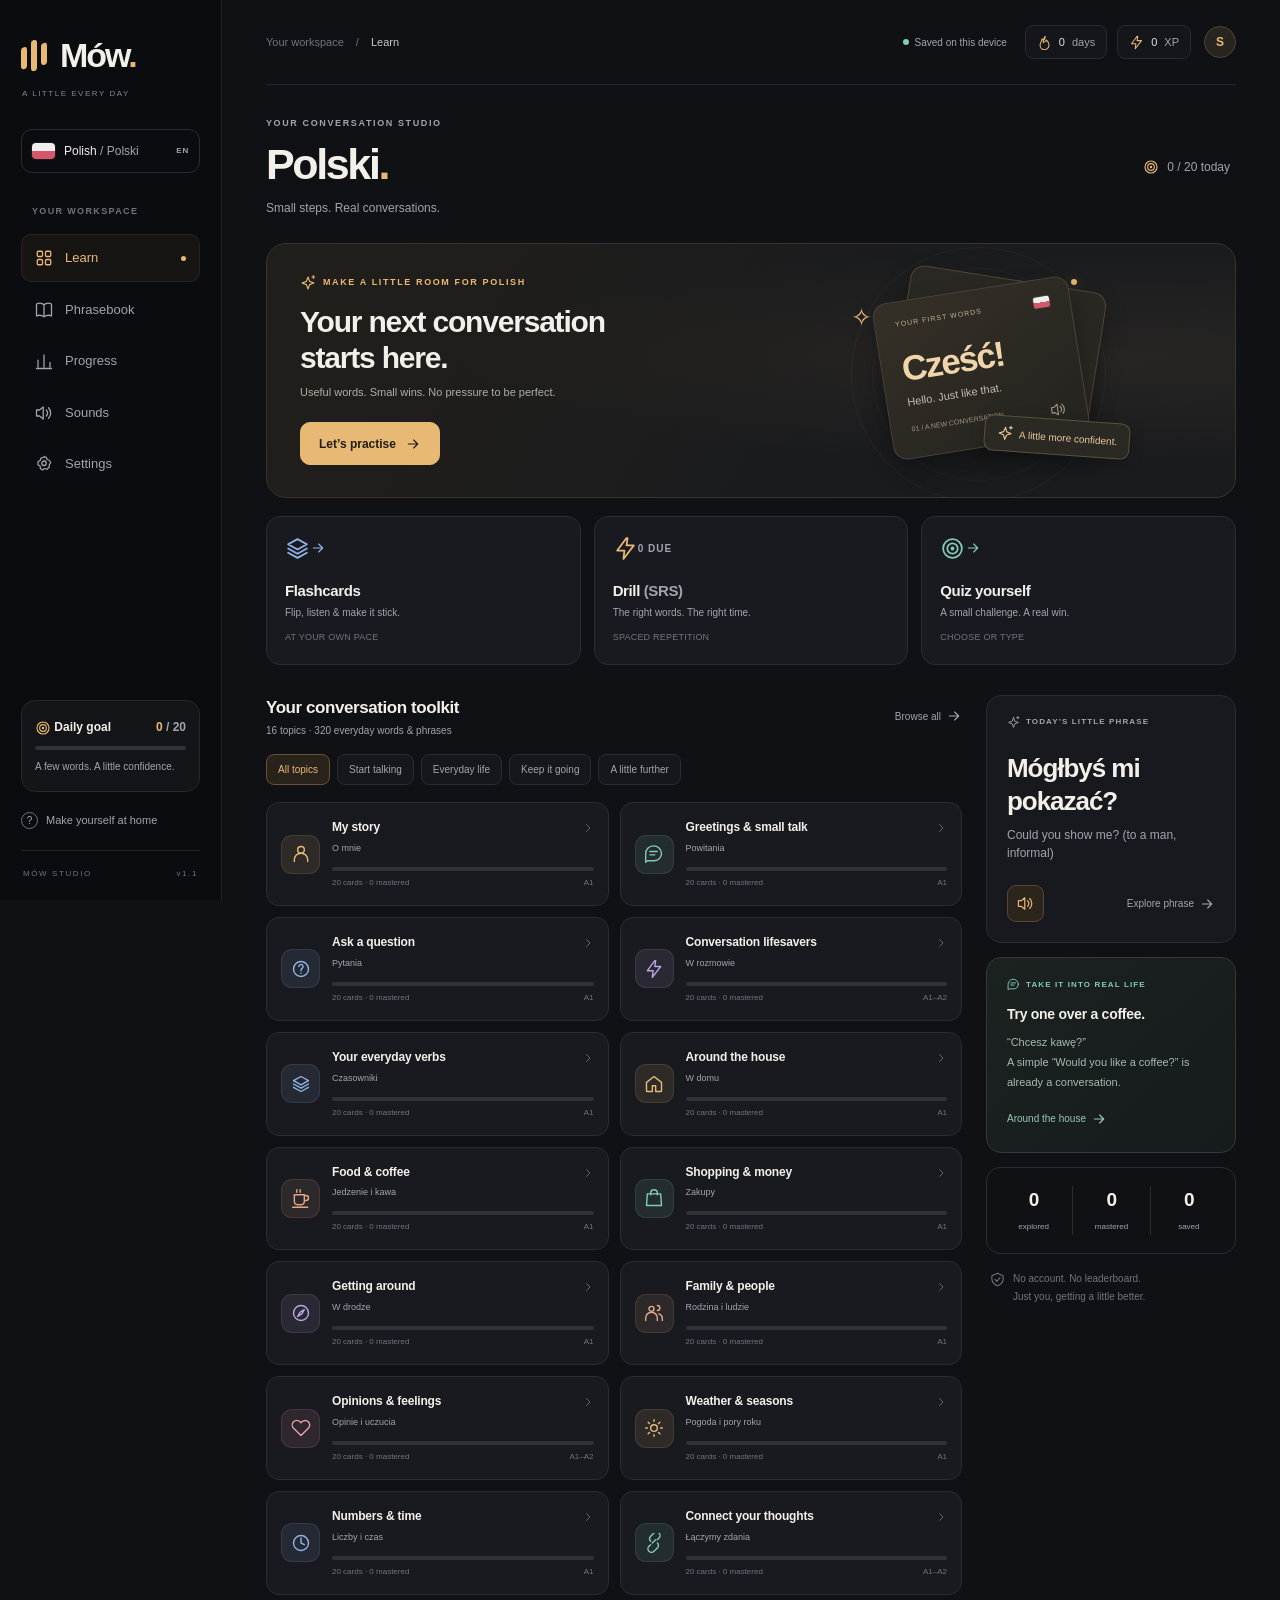
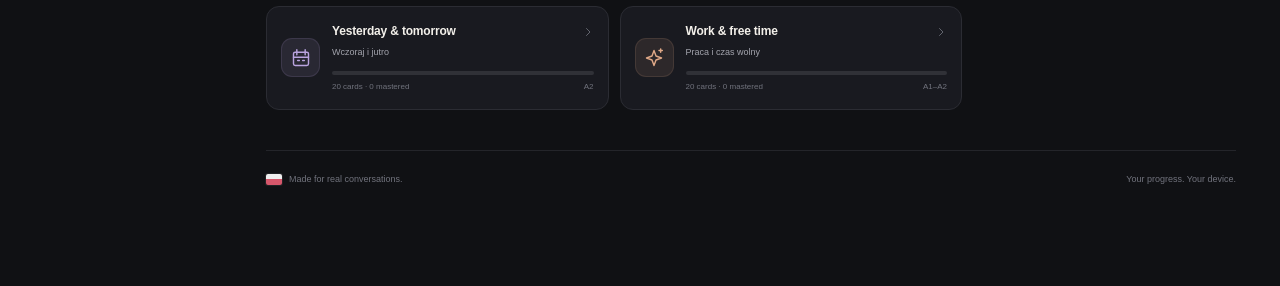
<file: index.html>
<!doctype html>
<html lang="en">
<head>
<meta charset="utf-8">
<meta name="viewport" content="width=device-width, initial-scale=1, maximum-scale=5, viewport-fit=cover">
<meta name="format-detection" content="telephone=no">
<meta name="theme-color" content="#101114">
<meta name="description" content="Mów — your personal Polish conversation trainer. Flashcards, spaced repetition, quizzes and 320 everyday phrases.">
<meta name="apple-mobile-web-app-capable" content="yes">
<meta name="apple-mobile-web-app-status-bar-style" content="black-translucent">
<meta name="apple-mobile-web-app-title" content="Mów">
<title>Mów — Polish, one conversation at a time</title>
<link rel="manifest" href="./manifest.webmanifest"><link rel="icon" href="./icon.svg" type="image/svg+xml"><link rel="apple-touch-icon" href="./icon-192.png">
<style>:root{color-scheme:dark;--bg:#101114;--sidebar:#0b0c0f;--panel:#191a20;--panel2:#202127;--line:#2b2c33;--text:#f3f0ea;--muted:#a3a4ad;--dim:#71737d;--gold:#e8b974;--gold-dark:#2a241c;--teal:#83cbb4;--blue:#8fb4e2;--purple:#baa4df;--peach:#dfa887;--rose:#e5a0ac;--radius:18px;--font:Inter,"Segoe UI",-apple-system,BlinkMacSystemFont,"Helvetica Neue",Arial,sans-serif}
*{box-sizing:border-box}body{margin:0;background:var(--bg);color:var(--text);font-family:var(--font);font-size:14px;line-height:1.5;-webkit-font-smoothing:antialiased}button,input,textarea,select{font:inherit}button{cursor:pointer;color:inherit;border:0;background:none}button:disabled{cursor:not-allowed;opacity:.45}button,a,input,textarea,select{-webkit-tap-highlight-color:transparent}button:focus-visible,a:focus-visible,input:focus-visible,select:focus-visible,textarea:focus-visible{outline:2px solid var(--gold);outline-offset:4px}button{touch-action:manipulation}a{color:var(--gold)}h1,h2,h3,p{margin:0}h1,h2,h3{font-weight:650;letter-spacing:-.035em}svg{flex-shrink:0;vertical-align:middle}.icon{width:20px;height:20px;stroke:currentColor;fill:none;stroke-width:1.7;stroke-linecap:round;stroke-linejoin:round}.icon.sm{width:16px;height:16px}.icon.lg{width:25px;height:25px}.gold{color:var(--gold)}.muted{color:var(--muted)}.small{font-size:12px}.tiny-label{font-size:10px;font-weight:650;letter-spacing:.1em;color:var(--muted)}.eyebrow{font-size:10px;letter-spacing:.18em;font-weight:700;text-transform:uppercase;color:var(--muted)}.polish-flag{display:inline-block;width:23px;height:16px;border-radius:4px;background:linear-gradient(to bottom,#efefef 0 50%,#d6576b 50%);box-shadow:0 0 0 1px #ffffff12;flex-shrink:0}.flag-small{width:16px;height:11px;border-radius:2px}.shell{min-height:100vh}.sidebar{position:fixed;inset:0 auto 0 0;width:222px;background:var(--sidebar);border-right:1px solid #222329;display:flex;flex-direction:column;padding:35px 21px 20px;z-index:30}.brand{display:flex;gap:12px;align-items:center;font-size:34px;letter-spacing:-2px;font-weight:750;padding:0;text-align:left;line-height:1.2}.brand-mark{width:27px;height:31px;display:flex;gap:4px;align-items:center;transform:skewY(-12deg)}.brand-mark i{height:22px;width:6px;background:var(--gold);border-radius:3px}.brand-mark i:nth-child(2){height:31px}.brand-caption{font-size:8px;letter-spacing:.19em;color:#83858e;margin:12px 0 29px 1px}.language-pill{border:1px solid var(--line);border-radius:11px;padding:12px 10px;display:flex;align-items:center;gap:9px;font-size:12px}.language-pill .tiny-label{margin-left:auto;font-size:8px}.nav-caption{font-size:9px;font-weight:600;letter-spacing:.15em;color:var(--dim);margin:32px 11px 12px}.nav-item{display:flex;align-items:center;gap:12px;width:100%;padding:13px 13px;text-align:left;color:var(--muted);border-radius:10px;font-size:13px;margin:4px 0;border:1px solid transparent;transition:background .18s,color .18s}.nav-item .icon{width:18px;height:18px}.nav-item:hover{background:#17181c;color:var(--text)}.nav-item.active{color:var(--gold);border-color:#e8b97415;background:#e8b9740d}.nav-item.active:after{content:'';width:5px;height:5px;border-radius:50%;background:var(--gold);margin-left:auto}.sidebar-bottom{margin-top:auto;padding-top:35px}.side-goal{padding:17px 13px;border-radius:14px;background:#141519;border:1px solid #27282d}.side-goal-top{display:flex;align-items:center;justify-content:space-between;font-size:12px;font-weight:600}.side-goal small{font-size:10px;color:var(--muted);display:block;margin-top:9px}.side-help{display:flex;align-items:center;gap:8px;color:var(--muted);font-size:11px;margin:20px 0 21px;padding:0}.mini-icon{display:inline-grid;place-items:center;border:1px solid var(--dim);width:17px;height:17px;border-radius:50%;font-size:10px}.signature{color:var(--dim);font-size:8px;letter-spacing:.2em;display:flex;justify-content:space-between;padding:17px 2px 0;border-top:1px solid #24252a}.main{margin-left:222px;padding:0 44px;max-width:1760px}.topbar{height:85px;display:flex;align-items:center;justify-content:space-between;border-bottom:1px solid #25262d;gap:16px}.breadcrumb{display:flex;gap:12px;color:var(--dim);font-size:11px;align-items:center}.breadcrumb strong{color:#c7c7cd;font-weight:500}.top-stats{display:flex;gap:10px;align-items:center}.stat-chip{display:flex;gap:7px;align-items:center;font-size:11px;color:#dedde2;padding:8px 11px;border-radius:8px;border:1px solid #292a30;background:#15161b}.stat-chip .icon{width:15px;height:15px}.status-dot{width:6px;height:6px;border-radius:50%;background:var(--teal)}.local-status{font-size:10px;color:var(--muted);display:flex;gap:6px;align-items:center;margin-right:8px}.avatar{height:32px;width:32px;border-radius:50%;background:#28241f;border:1px solid #514432;color:var(--gold);display:grid;place-items:center;font-size:12px;font-weight:600;margin-left:3px}.page{padding:32px 0 40px;max-width:1280px;margin:auto}.page:focus{outline:none}.page-heading{display:flex;align-items:center;justify-content:space-between;margin-bottom:26px;gap:18px}.page-heading h1{font-size:43px;line-height:1.12;letter-spacing:-.055em}.page-heading p{color:var(--muted);font-size:12px;margin-top:11px}.page-heading .eyebrow{margin-bottom:9px;font-size:9px}.hello-dot{color:var(--gold)}.heading-link{font-size:12px;color:var(--muted);display:flex;gap:8px;align-items:center;white-space:nowrap}.heading-link:hover{color:var(--gold)}.hero{position:relative;overflow:hidden;display:grid;grid-template-columns:1.05fr 1fr;min-height:234px;border:1px solid #39352c;border-radius:20px;padding:29px 33px;background:radial-gradient(ellipse at 88% 45%,#75614325 0,transparent 55%),linear-gradient(120deg,#211f1b,#1a1b1e 65%);isolation:isolate}.hero-copy{position:relative;z-index:2;align-self:center}.hero .eyebrow{color:var(--gold);font-size:9px;display:flex;align-items:center;gap:7px}.hero h2{font-size:30px;line-height:1.2;letter-spacing:-.04em;margin:13px 0 8px}.hero p{font-size:11px;color:#b3aea6;margin-bottom:22px}.btn{display:inline-flex;align-items:center;justify-content:center;gap:9px;font-weight:600;font-size:12px;min-height:43px;padding:11px 18px;border-radius:10px;transition:background .15s,transform .15s;border:1px solid var(--line);background:#25262d}.btn:hover:not(:disabled){background:#303139;transform:translateY(-1px)}.btn.primary{background:var(--gold);border-color:var(--gold);color:#211d17}.btn.primary:hover:not(:disabled){background:#f0c78d}.btn.ghost{background:transparent}.btn.ghost:hover{background:#ffffff08}.btn.danger{background:#3c2229;border-color:#70404e;color:#f0b3c1}.btn.small-btn{min-height:35px;padding:8px 12px;font-size:11px}.btn.block{width:100%}.btn.linkish{border:0;background:none;color:var(--muted)}.btn.linkish:hover{color:var(--gold);transform:none}.hero-art{position:relative;align-self:center;justify-self:center;width:290px;height:195px;pointer-events:none}.orbit{position:absolute;width:255px;height:255px;border:1px solid #e8b9740e;border-radius:50%;left:14px;top:-26px}.orbit:before{content:'';position:absolute;inset:20px;border:1px solid #e8b9740b;border-radius:50%}.orbit:after{content:'';position:absolute;width:6px;height:6px;background:var(--gold);border-radius:50%;top:31px;right:28px;box-shadow:0 0 14px #e8b97466}.art-card{position:absolute;left:45px;top:16px;width:198px;height:158px;border-radius:14px;border:1px solid #484238;box-shadow:0 12px 24px #0004;background:#24231f;transform:rotate(-9deg)}.art-card.back{left:62px;top:5px;transform:rotate(9deg);background:#2a2822;border-color:#4f4637}.art-card.front{padding:17px 20px;background:linear-gradient(150deg,#353027,#24231f);display:flex;flex-direction:column}.art-card .art-tiny{font-size:7px;letter-spacing:.15em;color:#c2b294;display:flex;justify-content:space-between;align-items:center}.art-card strong{font-size:35px;letter-spacing:-.05em;color:#f0d5ab;margin-top:13px;font-weight:650}.art-card .art-translation{font-size:11px;color:#c4bdae;margin-top:-2px}.art-card .art-bottom{margin-top:auto;display:flex;justify-content:space-between;color:#a19786;font-size:7px}.art-spark{position:absolute;color:var(--gold);left:14px;top:26px;font-size:25px}.art-tag{position:absolute;right:-3px;bottom:13px;padding:9px 12px;border-radius:9px;background:#2b2923;border:1px solid #5d503a;box-shadow:0 4px 15px #0003;display:flex;gap:6px;align-items:center;font-size:10px;color:#e9c99b;transform:rotate(4deg)}.mode-grid{display:grid;grid-template-columns:repeat(3,minmax(0,1fr));gap:13px;margin:18px 0 30px}.mode-card{border:1px solid var(--line);border-radius:14px;background:var(--panel);padding:19px 18px;display:flex;flex-direction:column;text-align:left;transition:transform .18s,border-color .18s}.mode-card:hover{transform:translateY(-3px);border-color:#686054}.mode-top{display:flex;align-items:center;justify-content:space-between;margin-bottom:19px}.mode-top .arrow{color:#626570}.mode-card h3{font-size:15px;letter-spacing:-.025em;margin-bottom:3px}.mode-card p{font-size:10px;color:var(--muted)}.mode-meta{font-size:9px;letter-spacing:.025em;color:var(--dim);margin-top:11px}.icon-box{display:inline-flex;align-items:center;justify-content:center;width:39px;height:39px;background:color-mix(in srgb,var(--accent) 10%,transparent);border:1px solid color-mix(in srgb,var(--accent) 13%,transparent);border-radius:11px;color:var(--accent);flex-shrink:0}.color-gold{--accent:var(--gold)}.color-teal{--accent:var(--teal)}.color-blue{--accent:var(--blue)}.color-purple{--accent:var(--purple)}.color-peach{--accent:var(--peach)}.color-rose{--accent:var(--rose)}.mode-card.color-blue .mode-top>.icon{color:var(--blue)}.mode-card.color-gold .mode-top>.icon{color:var(--gold)}.mode-card.color-teal .mode-top>.icon{color:var(--teal)}.dashboard-grid{display:grid;grid-template-columns:minmax(0,1fr) 250px;gap:24px;align-items:start}.section-head{display:flex;align-items:center;justify-content:space-between;gap:10px;margin-bottom:16px}.section-head h2{font-size:17px;letter-spacing:-.025em}.section-head p{font-size:10px;color:var(--muted);margin-top:3px}.text-link{color:var(--muted);font-size:10px;display:inline-flex;align-items:center;gap:5px;padding:5px 0;white-space:nowrap}.text-link:hover{color:var(--gold)}.topic-filters,.filters{display:flex;gap:7px;flex-wrap:wrap;margin:0 0 17px}.pill{padding:7px 11px;border:1px solid var(--line);color:var(--muted);border-radius:8px;background:#16171c;font-size:10px;white-space:nowrap}.pill.active{color:var(--gold);border-color:#695236;background:#29231b}.pill:hover{color:var(--text)}.deck-grid{display:grid;grid-template-columns:repeat(2,minmax(0,1fr));gap:11px}.deck-card{display:flex;align-items:center;gap:12px;min-width:0;text-align:left;background:var(--panel);border:1px solid var(--line);border-radius:13px;padding:16px 14px;transition:border-color .16s,background .16s}.deck-card:hover{border-color:#555259;background:#1e1f25}.deck-body{flex:1;min-width:0}.deck-title{font-size:12px;font-weight:600;letter-spacing:-.015em;line-height:1.4;display:flex;justify-content:space-between;gap:5px}.deck-title>.icon{height:12px;width:12px;color:var(--dim);margin-top:3px}.deck-sub{color:var(--muted);font-size:9px;margin-top:4px}.deck-progress-text{color:var(--dim);font-size:8px;margin-top:6px;display:flex;justify-content:space-between;gap:7px}.progress-track{height:4px;background:#303137;border-radius:5px;overflow:hidden;margin-top:10px}.progress-track span{display:block;height:100%;background:var(--gold);border-radius:5px;transition:width .25s}.rail-card{border:1px solid var(--line);background:#18191e;border-radius:15px;padding:20px;margin-bottom:14px}.rail-card .eyebrow{font-size:8px;letter-spacing:.14em;display:flex;align-items:center;gap:6px}.rail-card .eyebrow .icon{width:13px;height:13px}.phrase-text{font-size:26px;line-height:1.3;letter-spacing:-.04em;font-weight:600;margin-top:23px}.phrase-en{font-size:12px;color:var(--muted);margin-top:7px;min-height:20px}.phrase-actions{display:flex;align-items:center;justify-content:space-between;margin-top:23px}.icon-btn{display:inline-flex;align-items:center;justify-content:center;width:37px;height:37px;border:1px solid var(--line);border-radius:9px;color:var(--muted);background:#1f2026;flex-shrink:0}.icon-btn:hover{color:var(--text);border-color:#62636c}.icon-btn.saved{color:var(--gold);background:#2b251d}.icon-btn.gold-btn{color:var(--gold);border-color:#554733;background:#2c251c}.icon-btn .icon{width:17px;height:17px}.tip-card{background:linear-gradient(135deg,#1b2220,#161b1b);border-color:#303d37}.tip-card h3{font-size:14px;margin:13px 0 8px;letter-spacing:-.02em}.tip-card p{font-size:11px;line-height:1.8;color:#a8b9b1}.tip-card .text-link{color:#98c7b5;margin-top:13px;font-size:10px}.mini-stats{display:grid;grid-template-columns:repeat(3,1fr);padding:18px 8px;border:1px solid var(--line);border-radius:14px;margin-top:14px;text-align:center}.mini-stats>div+div{border-left:1px solid var(--line)}.mini-stats strong{display:block;font-weight:600;font-size:19px;letter-spacing:-.04em}.mini-stats span{font-size:8px;color:var(--muted)}.rail-caption{color:var(--dim);font-size:10px;line-height:1.8;padding:0 4px;margin:16px 0;display:flex;gap:8px}.rail-caption .icon{margin-top:2px;width:15px;height:15px}.page-footer{border-top:1px solid #24252a;display:flex;align-items:center;justify-content:space-between;gap:12px;padding:22px 0 26px;color:var(--dim);font-size:9px;max-width:1280px;margin:auto}.page-footer span{display:flex;align-items:center;gap:7px}.page-footer button{font-size:9px;color:var(--dim);padding:0}.mobile-nav{display:none}.search-toolbar{display:flex;gap:12px;margin:0 0 16px}.search-wrap{display:flex;align-items:center;gap:11px;flex:1;border:1px solid #35363e;background:#18191f;border-radius:11px;padding:0 14px}.search-wrap .icon{color:var(--muted);width:18px;height:18px}.search-wrap input{width:100%;background:none;border:0;color:var(--text);padding:14px 0;min-width:0;outline:none}.search-wrap input::placeholder{color:#858792}.search-wrap:focus-within{border-color:var(--gold)}.search-wrap kbd{font-size:10px;border:1px solid #393b44;border-radius:4px;padding:0 5px;color:var(--dim)}select,input[type=text],textarea{background:#14151a;color:var(--text);border:1px solid #3a3b44;border-radius:9px;padding:11px 12px;max-width:100%;min-height:43px}select{cursor:pointer;font-size:12px}textarea{resize:vertical;min-height:80px;line-height:1.6}input[type=range]{width:100%;accent-color:var(--gold)}.library-info{display:flex;justify-content:space-between;color:var(--muted);font-size:11px;margin:22px 0 11px}.phrase-list{border:1px solid var(--line);border-radius:14px;overflow:hidden}.phrase-row{display:flex;align-items:center;padding:16px 19px;gap:15px;background:#191a1f}.phrase-row+.phrase-row{border-top:1px solid var(--line)}.phrase-row:hover{background:#1d1e24}.phrase-row-main{display:block;text-align:left;flex:1;min-width:0;padding:0}.phrase-row-main strong{font-size:16px;font-weight:500;display:block;line-height:1.45;overflow-wrap:anywhere}.phrase-row-main span{color:var(--muted);font-size:11px;display:block;margin-top:4px;overflow-wrap:anywhere}.phrase-row-actions{display:flex;gap:7px}.stage-pill{font-size:8px;color:var(--muted);border:1px solid #363740;border-radius:5px;padding:3px 6px;white-space:nowrap}.stage-pill.mastered{color:var(--teal);background:#83cbb410;border-color:#83cbb42f}.center-actions{display:flex;justify-content:center;margin-top:20px}.empty-state{display:flex;flex-direction:column;align-items:center;text-align:center;padding:58px 20px;border:1px dashed #41424b;border-radius:16px;gap:14px}.empty-state>.icon{width:35px;height:35px;color:var(--gold)}.empty-state h3{font-size:21px}.empty-state p{color:var(--muted);max-width:380px;font-size:13px}.panel{background:var(--panel);border:1px solid var(--line);border-radius:17px;padding:24px}.panel h2{font-size:17px;margin-bottom:7px}.panel>p{font-size:12px;color:var(--muted);line-height:1.7}.settings-grid{display:grid;grid-template-columns:1fr 1fr;gap:18px}.settings-grid .wide{grid-column:1/-1}.panel-eyebrow{display:flex;align-items:center;gap:10px;margin-bottom:21px}.panel-eyebrow .icon{color:var(--gold)}.panel-eyebrow h2{margin:0}.field{display:flex;flex-direction:column;gap:7px;margin:15px 0}.field>label,.field-label{font-size:12px;font-weight:550}.field small,.field-help{color:var(--muted);font-size:11px;line-height:1.65;font-weight:400}.field input,.field select,.field textarea{width:100%}.field-row{display:grid;grid-template-columns:1fr 1fr;gap:13px}.toggle-row{display:flex;justify-content:space-between;align-items:center;gap:20px;margin:21px 0}.toggle-row span>strong{font-size:12px;display:block;font-weight:550}.toggle-row small{display:block;color:var(--muted);font-size:11px;line-height:1.6;margin-top:4px}.switch{appearance:none;flex-shrink:0;width:36px;height:21px;border-radius:20px;background:#41434e;position:relative;cursor:pointer;margin:0;transition:background .2s}.switch:before{content:'';position:absolute;width:15px;height:15px;border-radius:50%;left:3px;top:3px;background:#d8d8df;transition:transform .2s}.switch:checked{background:var(--gold)}.switch:checked:before{transform:translateX(15px);background:#292219}.button-row{display:flex;flex-wrap:wrap;align-items:center;gap:9px;margin-top:18px}.notice{border:1px solid #5d4c33;background:#29231b;color:#d4bea1;border-radius:10px;font-size:11px;line-height:1.75;padding:12px 14px;margin:15px 0;display:flex;gap:8px}.notice>.icon{width:16px;height:16px;margin-top:2px}.notice.neutral{background:#202129;border-color:#373943;color:var(--muted)}.notice.success{background:#1b2a24;border-color:#365448;color:#a3d8c1}.stats-grid{display:grid;grid-template-columns:repeat(4,minmax(0,1fr));gap:14px;margin-bottom:22px}.big-stat{background:var(--panel);border:1px solid var(--line);border-radius:15px;padding:23px}.big-stat .icon{color:var(--gold);width:19px;height:19px;margin-bottom:17px}.big-stat strong{display:block;font-size:33px;font-weight:550;letter-spacing:-.05em}.big-stat span{font-size:11px;color:var(--muted)}.progress-layout{display:grid;grid-template-columns:1.1fr 1fr;gap:20px;margin-bottom:22px}.activity-chart{height:164px;display:flex;align-items:flex-end;gap:12px;padding-top:20px}.activity-day{flex:1;text-align:center;height:100%;display:flex;align-items:center;justify-content:flex-end;flex-direction:column;gap:7px}.activity-day .bar{width:100%;max-width:42px;min-height:3px;background:#4b4234;border:1px solid #665438;border-radius:6px 6px 3px 3px}.activity-day.today .bar{background:var(--gold);border-color:var(--gold)}.activity-day span{font-size:9px;color:var(--muted)}.activity-day strong{font-size:9px;color:var(--dim);font-weight:400}.stage-legend{margin-top:20px;display:flex;flex-direction:column;gap:13px}.stage-legend>div{display:grid;grid-template-columns:90px 1fr 35px;gap:10px;align-items:center;font-size:11px}.stage-legend .progress-track{margin:0}.stage-legend .progress-track span{background:#ba9d73}.stage-legend small{text-align:right;color:var(--muted)}.badges{display:grid;grid-template-columns:repeat(5,minmax(0,1fr));gap:12px;margin-top:21px}.badge-card{border:1px solid #303139;border-radius:13px;padding:21px 10px;text-align:center;background:#15161b;position:relative}.badge-card .icon{width:30px;height:30px;color:#5e626d}.badge-card strong{font-size:11px;font-weight:500;display:block;margin:11px 0 5px}.badge-card small{font-size:9px;color:var(--muted);line-height:1.5;display:block}.badge-card.earned{border-color:#655237;background:#282219}.badge-card.earned .icon{color:var(--gold)}.badge-card.earned strong{color:var(--gold)}.progress-decks{display:grid;grid-template-columns:1fr 1fr;gap:15px 30px;margin-top:25px}.progress-deck-title{display:flex;justify-content:space-between;font-size:11px;gap:9px}.progress-deck-title small{color:var(--muted)}.sounds-grid{display:grid;grid-template-columns:1fr 1fr;gap:16px}.sound-card{border:1px solid var(--line);background:var(--panel);border-radius:15px;padding:22px}.sound-letter{font-size:29px;letter-spacing:-.04em;color:var(--gold);font-weight:550}.sound-card p{font-size:12px;color:var(--muted);margin:9px 0 17px;line-height:1.7}.sound-examples{display:flex;gap:8px;flex-wrap:wrap}.sound-example{display:inline-flex;gap:8px;align-items:center;border:1px solid #393a43;background:#212229;border-radius:9px;font-size:12px;padding:9px 12px}.sound-example .icon{width:15px;height:15px;color:var(--gold)}.sound-example:hover{border-color:var(--gold)}.sound-note{font-size:11px;color:var(--muted);line-height:1.8;margin-top:23px}.study-wrap{max-width:730px;margin:0 auto}.study-top{display:flex;align-items:center;gap:17px;margin-bottom:16px}.study-top .progress-track{flex:1;margin:0;height:5px}.study-count{color:var(--muted);font-size:11px;white-space:nowrap;font-variant-numeric:tabular-nums}.study-mode-label{text-align:center;font-size:9px;letter-spacing:.16em;color:var(--gold);margin:28px 0 14px;font-weight:600}.study-meta{display:flex;justify-content:space-between;align-items:center;margin-bottom:12px;gap:12px}.study-category{color:var(--muted);font-size:11px}.study-tools{display:flex;gap:8px;align-items:center}.flashcard{background:radial-gradient(ellipse at top right,#e8b97407,transparent 70%),#1b1c22;border:1px solid #3b3b43;border-radius:21px;min-height:304px;padding:38px 35px;display:flex;flex-direction:column;align-items:center;justify-content:center;text-align:center;position:relative;overflow-wrap:anywhere}.flashcard .language-label{display:flex;gap:7px;align-items:center;color:var(--muted);font-size:9px;letter-spacing:.14em;font-weight:600;text-transform:uppercase}.flashcard .prompt{font-size:30px;line-height:1.35;letter-spacing:-.035em;font-weight:550;margin:25px 0 20px;max-width:100%}.flashcard .hint{font-size:11px;color:var(--muted);margin-top:4px}.flashcard.revealed{min-height:0;justify-content:flex-start;padding:30px 35px}.flashcard.revealed .prompt{font-size:17px;color:#b5b4bd;margin:7px 0 28px;font-weight:400}.flash-answer{font-size:31px;color:var(--gold);line-height:1.4;letter-spacing:-.025em;font-weight:550}.answer-language{font-size:8px;color:var(--muted);letter-spacing:.17em;margin:0 0 12px;text-transform:uppercase}.flip-button{width:100%;margin-top:17px;min-height:49px}.notes-box{width:100%;margin-top:23px;border:1px solid #363740;background:#17181d;border-radius:11px;padding:15px 17px;text-align:left}.notes-box .eyebrow{font-size:8px;display:flex;align-items:center;gap:7px;color:#baa483}.notes-box p{font-size:12px;line-height:1.8;margin-top:8px;color:#b9bac3}.bridge{margin-top:12px;padding-top:12px;border-top:1px solid #303137;font-size:11px;color:var(--muted)}.bridge span{display:block;font-size:8px;letter-spacing:.09em;color:var(--teal);margin-bottom:4px}.rating-label{text-align:center;margin:22px 0 10px;font-size:11px;color:var(--muted)}.rating-buttons{display:grid;grid-template-columns:repeat(4,1fr);gap:9px}.rating{display:flex;flex-direction:column;gap:5px;align-items:center;border:1px solid #3a3b43;background:#1c1d23;border-radius:11px;padding:13px 5px;font-size:12px;font-weight:550;min-height:63px}.rating:hover{background:#282930;border-color:#777}.rating small{font-size:9px;color:var(--muted);font-weight:400}.rating.again{color:var(--rose)}.rating.hard{color:var(--peach)}.rating.good{color:var(--teal)}.rating.easy{color:var(--gold)}.study-shortcuts{text-align:center;margin:20px 0;color:var(--dim);font-size:10px}.study-shortcuts kbd{font-family:inherit;font-size:9px;color:var(--muted);border:1px solid #3b3c44;border-radius:4px;padding:2px 5px;margin:0 3px}.quiz-prompt{border:1px solid var(--line);border-radius:17px;background:var(--panel);padding:28px;text-align:center}.quiz-prompt .eyebrow{font-size:9px}.quiz-prompt h2{font-size:27px;line-height:1.4;letter-spacing:-.03em;margin:20px 0 5px;overflow-wrap:anywhere}.quiz-options{display:grid;grid-template-columns:1fr 1fr;gap:10px;margin-top:17px}.quiz-option{display:flex;align-items:center;gap:12px;min-height:77px;border:1px solid #363740;background:#1a1b21;border-radius:12px;text-align:left;padding:17px;color:var(--text);font-size:14px;line-height:1.5;overflow-wrap:anywhere}.quiz-option .option-key{display:grid;place-items:center;width:25px;height:25px;border:1px solid #42444f;border-radius:7px;flex-shrink:0;font-size:10px;color:var(--muted)}.quiz-option .option-label{flex:1;min-width:0}.quiz-option:hover:not(:disabled){border-color:#948166;background:#26241f}.quiz-option:disabled{opacity:1;cursor:default}.quiz-option.correct{background:#1d3027;border-color:#52876d;color:#b5e2cc}.quiz-option.incorrect{background:#32212a;border-color:#875062;color:#efb2c4}.quiz-option.faded{opacity:.45}.feedback{margin-top:17px;border:1px solid #3a5749;background:#1b2922;border-radius:13px;padding:18px 21px;color:#c0e1cf}.feedback.wrong{border-color:#63434b;background:#2b2025;color:#efc0cd}.feedback h3{display:flex;align-items:center;gap:9px;font-size:14px;letter-spacing:-.01em;margin-bottom:5px}.feedback p{font-size:12px;line-height:1.7}.feedback .expected{font-size:20px;line-height:1.5;margin:10px 0 6px;overflow-wrap:anywhere}.feedback .usage{font-size:11px;opacity:.9;margin-top:9px}.quiz-next{margin-top:16px;width:100%;min-height:46px}.typed-form{margin-top:19px}.typed-form input{width:100%;padding:16px;font-size:19px;background:#1b1c22}.diacritics{display:flex;gap:7px;justify-content:center;flex-wrap:wrap;margin:13px 0}.diacritics button{height:32px;min-width:32px;border:1px solid #3b3c45;border-radius:7px;background:#23242b;color:#c6c7d0;font-size:13px}.typed-hint{color:var(--muted);font-size:10px;text-align:center;margin-bottom:13px}.recap{max-width:720px;margin:25px auto;text-align:center}.recap-symbol{width:86px;height:86px;border-radius:28px;background:radial-gradient(ellipse at top,#4b3a24,#29221a);border:1px solid #6d5536;display:grid;place-items:center;margin:0 auto 27px;box-shadow:0 0 80px #e8b9740b;transform:rotate(-7deg)}.recap-symbol .icon{width:39px;height:39px;color:var(--gold);transform:rotate(7deg)}.recap h1{font-size:39px;letter-spacing:-.05em}.recap>p{font-size:13px;line-height:1.8;color:var(--muted);margin-top:8px}.recap-stats{display:grid;grid-template-columns:repeat(3,1fr);border:1px solid var(--line);border-radius:16px;background:var(--panel);padding:24px 12px;margin:29px 0 17px}.recap-stats>div+div{border-left:1px solid var(--line)}.recap-stats strong{display:block;font-size:30px;font-weight:550;color:var(--gold);letter-spacing:-.05em}.recap-stats span{font-size:11px;color:var(--muted)}.recap .button-row{justify-content:center}.recap-review{text-align:left;margin-top:35px}.recap-review h2{font-size:17px;margin-bottom:13px}.recap-review .phrase-row{padding:15px}.recap-review .phrase-row-main strong{font-size:15px}.modal{max-width:560px;width:calc(100% - 32px);max-height:calc(100dvh - 44px);padding:0;border:1px solid #44434b;border-radius:21px;background:#1a1b20;color:var(--text);box-shadow:0 25px 110px #000a;overflow-y:auto;overscroll-behavior:contain}.modal::backdrop{background:#05060bcc;backdrop-filter:blur(5px)}#modal-inner{padding:27px}.modal-head{display:flex;justify-content:space-between;align-items:flex-start;gap:20px;margin-bottom:22px}.modal-head h2{font-size:24px;line-height:1.2;letter-spacing:-.04em}.modal-head p{font-size:12px;line-height:1.7;color:var(--muted);margin-top:8px}.modal-head .icon-btn{width:32px;height:32px;background:#24252c}.modal-body p{font-size:12px;line-height:1.85;color:var(--muted);margin:12px 0}.modal-actions{display:flex;gap:9px;justify-content:flex-end;flex-wrap:wrap;margin-top:24px}.modal-actions .primary{flex:1}.modal .field:first-child{margin-top:0}.modal-info{font-size:11px;color:var(--muted);padding:13px 0;border-top:1px solid var(--line);border-bottom:1px solid var(--line);line-height:1.8;margin-top:20px}.modal-detail-pl{font-size:29px;line-height:1.5;color:var(--gold);margin:15px 0 8px;overflow-wrap:anywhere}.modal-detail-en{font-size:16px;color:#cbcad3;overflow-wrap:anywhere}.modal-form-variant{font-size:11px;line-height:1.6;margin-top:10px;color:var(--muted)}.toast{position:fixed;bottom:25px;left:calc(50% + 111px);transform:translate(-50%,20px);max-width:calc(100% - 34px);border:1px solid #68533a;background:#2a261f;box-shadow:0 8px 30px #0006;color:#f0dab9;border-radius:11px;padding:13px 20px;font-size:12px;text-align:center;z-index:100;opacity:0;transition:opacity .2s,transform .2s;pointer-events:none}.toast.visible{opacity:1;transform:translate(-50%,0)}.storage-warning{padding:13px 15px;border:1px solid #7c573c;border-radius:9px;margin-top:20px;color:#e7c3a0;background:#312319;font-size:12px}.skip-link{position:fixed;left:15px;top:-60px;background:var(--gold);color:#171411;z-index:999;padding:12px;border-radius:9px}.skip-link:focus{top:15px}.noscript{padding:30px;background:#33281b;position:fixed;inset:0;z-index:999;display:grid;place-items:center;text-align:center}.form-error{font-size:11px;color:var(--rose);margin-top:10px}.divider{border:0;border-top:1px solid var(--line);margin:22px 0}.no-motion *{animation:none!important;transition:none!important}
@media(min-width:1550px){.main{padding:0 60px}.page{padding-top:39px}.hero{min-height:260px}.hero h2{font-size:36px}.mode-card{padding:23px}.deck-card{padding:19px 17px}.deck-title{font-size:14px}.deck-sub{font-size:10px}.dashboard-grid{grid-template-columns:minmax(0,1fr) 280px;gap:28px}}
@media(max-width:1240px){.main{padding:0 29px}.sidebar{width:204px;padding:32px 17px 20px}.main{margin-left:204px}.dashboard-grid{grid-template-columns:minmax(0,1fr) 220px;gap:19px}.deck-grid{grid-template-columns:1fr}.deck-title{font-size:13px}.deck-sub{font-size:10px}.deck-progress-text{font-size:9px}.hero{padding:26px}.hero-art{transform:scale(.9);width:270px}.hero h2{font-size:29px}.hero p{font-size:11px}.local-status{display:none}.toast{left:calc(50% + 102px)}.badges{grid-template-columns:repeat(3,1fr)}}
@media(max-width:980px){.sidebar{width:184px;padding:28px 13px 17px}.main{margin-left:184px;padding:0 24px}.language-pill{padding:10px 8px;font-size:11px}.language-pill .tiny-label{display:none}.brand{font-size:30px}.brand-caption{font-size:7px}.nav-item{padding:12px 10px;font-size:12px}.nav-caption{font-size:8px}.side-help{font-size:10px}.hero{grid-template-columns:1fr 190px;padding:25px 23px}.hero-art{transform:scale(.76);transform-origin:center right;margin-left:-90px}.hero h2{font-size:26px}.mode-card{padding:16px 12px}.mode-card h3{font-size:13px}.mode-card p{font-size:10px;min-height:30px}.mode-meta{font-size:8px}.dashboard-grid{grid-template-columns:1fr}.dashboard-rail{display:grid;grid-template-columns:1fr 1fr;gap:15px}.rail-card{margin:0}.rail-caption{display:none}.mini-stats{display:none}.deck-grid{grid-template-columns:1fr 1fr}.topic-filters{gap:6px}.pill{font-size:9px;padding:7px 9px}.settings-grid{grid-template-columns:1fr}.settings-grid .wide{grid-column:auto}.stats-grid{gap:10px}.big-stat{padding:18px 14px}.big-stat strong{font-size:28px}.progress-layout{grid-template-columns:1fr}.badges{grid-template-columns:repeat(3,1fr)}.sounds-grid{gap:12px}.page-heading h1{font-size:37px}.toast{left:calc(50% + 92px)}}
@media(max-width:720px){.sidebar{display:none}.main{margin-left:0;padding:0 20px}.topbar{height:67px;padding-top:env(safe-area-inset-top,0px)}.breadcrumb{font-size:10px;gap:9px}.breadcrumb .home-crumb{display:none}.breadcrumb .crumb-slash{display:none}.breadcrumb:before{content:'mów.';color:var(--gold);font-weight:700;font-size:22px;letter-spacing:-1.5px;margin-right:4px}.breadcrumb strong{font-size:10px;color:var(--dim)}.top-stats{gap:7px}.stat-chip{font-size:10px;padding:6px 8px}.stat-chip .icon{height:13px;width:13px}.avatar{width:29px;height:29px;font-size:10px;margin-left:0}.page{padding:27px 0 26px}.page-heading{margin-bottom:23px;align-items:flex-start}.page-heading h1{font-size:41px}.page-heading p{font-size:11px;line-height:1.7;margin-top:9px}.page-heading .eyebrow{font-size:8px}.heading-link{font-size:10px;margin-top:12px;gap:6px}.hero{min-height:226px;padding:22px;grid-template-columns:1fr 108px;border-radius:17px}.hero h2{font-size:25px;margin-top:13px}.hero .eyebrow{font-size:7px;letter-spacing:.1em}.hero p{font-size:10px;max-width:200px;margin:11px 0 19px}.hero .btn{font-size:11px;padding:10px 14px;min-height:42px}.hero-art{transform:scale(.6);transform-origin:center right;margin-left:-165px;margin-right:-8px;opacity:.88}.hero-art .art-tag{bottom:8px;right:15px}.art-spark{display:none}.mode-grid{gap:8px;margin:13px 0 26px}.mode-card{border-radius:12px;padding:15px 11px}.mode-card h3{font-size:12px;line-height:1.4;margin-bottom:4px}.mode-card p{font-size:9px;line-height:1.5;min-height:28px}.mode-meta{display:none}.mode-top{margin-bottom:14px}.mode-top>.icon{height:22px;width:22px}.mode-top .arrow{display:none}.mode-top .tiny-label{font-size:8px;letter-spacing:0}.dashboard-grid{gap:22px}.section-head{margin-bottom:14px}.section-head h2{font-size:17px}.section-head p{font-size:10px}.topic-filters{flex-wrap:nowrap;overflow-x:auto;padding:2px 1px 9px;margin-bottom:9px;scrollbar-width:none}.topic-filters::-webkit-scrollbar{display:none}.topic-filters .pill{font-size:10px;padding:8px 11px;min-height:35px}.deck-grid{grid-template-columns:1fr;gap:10px}.deck-card{padding:16px;gap:14px;border-radius:13px}.deck-card .icon-box{width:41px;height:41px;border-radius:11px}.deck-title{font-size:14px;letter-spacing:-.02em}.deck-sub{font-size:10px;margin-top:3px}.deck-progress-text{font-size:8px;margin-top:5px}.deck-progress-text .level{font-size:8px}.deck-card .progress-track{height:3px;margin-top:9px}.dashboard-rail{gap:12px}.rail-card{padding:18px}.rail-card .eyebrow{font-size:7px}.phrase-text{font-size:24px;margin-top:17px}.phrase-en{font-size:11px}.tip-card h3{font-size:13px}.tip-card p{font-size:10px}.tip-card .text-link{font-size:9px}.page-footer{padding:20px 0 calc(100px + env(safe-area-inset-bottom));font-size:8px}.page-footer button{font-size:8px}.mobile-nav{display:grid;grid-template-columns:repeat(5,1fr);position:fixed;left:0;right:0;bottom:0;z-index:35;padding:9px 13px calc(8px + env(safe-area-inset-bottom));border-top:1px solid #30313a;background:#111217f5;backdrop-filter:blur(18px)}.mobile-nav button{display:flex;flex-direction:column;align-items:center;justify-content:center;gap:4px;font-size:8px;letter-spacing:.025em;color:#8e929f;min-height:41px;border-radius:9px}.mobile-nav button .icon{width:19px;height:19px}.mobile-nav button.active{color:var(--gold)}.mobile-nav button.active .icon{filter:drop-shadow(0 0 8px #e8b97422)}.toast{left:50%;bottom:calc(86px + env(safe-area-inset-bottom));font-size:11px;width:max-content;max-width:calc(100% - 36px);padding:12px 15px}.settings-grid{gap:14px}.panel{padding:20px}.panel h2{font-size:16px}.panel>p{font-size:11px}.field-row{gap:11px}.stats-grid{grid-template-columns:1fr 1fr;gap:11px;margin-bottom:16px}.big-stat{padding:18px}.big-stat strong{font-size:31px}.big-stat .icon{margin-bottom:12px}.big-stat span{font-size:10px}.progress-layout{gap:15px}.badges{grid-template-columns:1fr 1fr;gap:9px}.badge-card{padding:20px 10px}.progress-decks{grid-template-columns:1fr;gap:18px}.sounds-grid{grid-template-columns:1fr}.sound-card{padding:21px}.sound-letter{font-size:30px}.search-toolbar{flex-direction:column;gap:9px}.search-toolbar select{width:100%}.search-wrap input{font-size:14px;padding:13px 0}.phrase-row{padding:15px 12px;gap:9px}.phrase-row-main strong{font-size:15px}.phrase-row-main span{font-size:10px}.phrase-row .stage-pill{display:none}.phrase-row-actions{gap:5px}.phrase-row-actions .icon-btn{height:35px;width:35px}.library-info{font-size:10px}.filters{gap:6px}.filters .pill{font-size:10px;padding:8px 10px}.study-wrap{margin:0}.study-top{gap:12px;margin-bottom:12px}.study-mode-label{font-size:8px;margin:23px 0 16px}.study-category{font-size:10px}.study-tools .icon-btn{height:34px;width:34px}.flashcard{padding:28px 23px;min-height:280px;border-radius:17px}.flashcard .prompt{font-size:27px;margin:26px 0 20px}.flashcard .hint{font-size:10px}.flashcard.revealed{padding:24px 20px}.flashcard.revealed .prompt{font-size:15px;margin-bottom:22px}.flash-answer{font-size:28px}.notes-box{margin-top:20px;padding:13px}.notes-box p{font-size:11px;line-height:1.8}.rating-buttons{gap:7px}.rating{padding:12px 3px;font-size:11px;min-height:60px}.rating small{font-size:8px}.rating-label{margin-top:19px;font-size:10px}.study-shortcuts{display:none}.quiz-prompt{padding:23px 20px;border-radius:14px}.quiz-prompt h2{font-size:25px}.quiz-options{grid-template-columns:1fr;gap:9px}.quiz-option{padding:14px;min-height:63px;font-size:14px}.quiz-option .option-key{width:24px;height:24px}.feedback{padding:16px}.feedback .expected{font-size:20px}.typed-form input{font-size:18px}.diacritics{gap:6px}.diacritics button{height:33px;min-width:30px}.recap{margin:20px 0}.recap h1{font-size:34px}.recap-symbol{width:74px;height:74px;border-radius:23px;margin-bottom:23px}.recap>p{font-size:12px}.recap-stats{margin:25px 0 18px;padding:23px 10px}.recap-stats strong{font-size:27px}.recap-stats span{font-size:10px}.recap .button-row .btn{flex:1;font-size:11px}.modal{width:calc(100% - 24px);max-height:calc(100dvh - 26px);border-radius:18px}#modal-inner{padding:22px}.modal-head h2{font-size:23px}.modal-head p{font-size:11px}.modal-detail-pl{font-size:27px}.modal-detail-en{font-size:15px}.field>label{font-size:12px}.modal .field input,.modal .field select,.modal .field textarea{font-size:16px}.modal-actions{gap:8px}.modal-actions .btn{font-size:12px}.storage-warning{font-size:11px}.button-row .btn{font-size:11px}.empty-state{padding:40px 18px}}
@media(max-width:374px){.main{padding:0 16px}.hero{grid-template-columns:1fr 76px;padding:21px 18px}.hero h2{font-size:23px}.hero p{max-width:190px}.hero-art{transform:scale(.49);margin-right:-9px}.mode-card{padding:14px 9px}.mode-card h3{font-size:11px}.mode-card p{font-size:9px}.dashboard-rail{grid-template-columns:1fr}.page-heading h1{font-size:37px}.page-heading p{font-size:10px}.deck-title{font-size:13px}.top-stats{gap:5px}.stat-chip{font-size:9px;padding:6px}.breadcrumb strong{display:none}.quiz-prompt h2{font-size:23px}.diacritics{gap:4px}.diacritics button{min-width:28px}.rating{font-size:10px}}
@media(prefers-reduced-motion:reduce){*,*:before,*:after{scroll-behavior:auto!important;animation:none!important;transition:none!important}}
/* Grid children must be allowed to shrink beneath a horizontally scrolling filter row. */
.dashboard-grid>section,.dashboard-rail,.settings-grid>.panel,.progress-layout>.panel,.sound-card{min-width:0}
@media(max-width:980px){.dashboard-grid{grid-template-columns:minmax(0,1fr)}}
@media(max-width:720px){
 .hero{grid-template-columns:minmax(0,1fr) 108px;column-gap:7px}
 .hero-copy{min-width:0}
 .hero-art{width:108px;height:148px;transform:none;margin:0;opacity:.9}
 .hero-art .orbit{width:170px;height:170px;left:-25px;top:-15px}
 .hero-art .art-card{width:100px;height:126px;left:0;top:10px;border-radius:10px}
 .hero-art .art-card.back{left:7px;top:5px}
 .hero-art .art-card.front{padding:14px 10px}
 .hero-art .art-tiny{font-size:5px;letter-spacing:.08em}
 .hero-art .art-tiny .polish-flag{display:none}
 .hero-art .art-card strong{font-size:23px;margin-top:20px}
 .hero-art .art-translation{font-size:8px;line-height:1.5;margin-top:1px}
 .hero-art .art-bottom{font-size:5px;line-height:1.5}
 .hero-art .art-bottom .icon{height:10px;width:10px}
 .hero-art .art-tag{display:none}
 .hero h2{font-size:24px}
 .hero p{max-width:190px}
 .hero-art .orbit:after{width:4px;height:4px}
}
@media(max-width:374px){.hero{grid-template-columns:minmax(0,1fr) 90px;column-gap:5px}.hero-art{transform:scale(.84);transform-origin:center right;width:90px;margin-left:-5px}.hero h2{font-size:22px}}

/* iPhone/iPad runtime and Quick Look fallback */
html{-webkit-text-size-adjust:100%;text-size-adjust:100%;background:var(--bg);min-height:100%;}
body{min-height:100vh;min-height:100svh;overscroll-behavior-y:none;}
.iphone-fallback{display:flex;min-height:60vh;align-items:center;justify-content:center;padding:24px 0;}
.iphone-fallback-card{width:min(620px,100%);padding:28px;border:1px solid #39352c;border-radius:20px;background:linear-gradient(145deg,#211f1b,#17181c);box-shadow:0 18px 50px #0004;}
.iphone-fallback-card>.polish-flag{margin-bottom:18px}.iphone-fallback-card h1{font-size:34px;margin:8px 0 12px}.iphone-fallback-card p{color:var(--muted);line-height:1.75}.iphone-steps{display:grid;gap:9px;margin:20px 0;padding:16px;border:1px solid var(--line);border-radius:13px;background:#121318}.iphone-steps span{color:#d3d0ca}.iphone-fallback-note{font-size:11px!important;color:var(--dim)!important}
@supports(padding:max(0px)){body{padding-left:env(safe-area-inset-left);padding-right:env(safe-area-inset-right)}.mobile-nav{padding-bottom:max(8px,env(safe-area-inset-bottom))}.page-footer{padding-bottom:max(100px,calc(88px + env(safe-area-inset-bottom)))}}
@media(max-width:720px){html,body{width:100%;overflow-x:hidden}.main{width:100%;padding-left:max(16px,env(safe-area-inset-left));padding-right:max(16px,env(safe-area-inset-right))}.topbar{height:auto;min-height:67px;padding-top:max(8px,env(safe-area-inset-top));}.page{padding-top:22px}.btn,.icon-btn,.pill,.mobile-nav button{touch-action:manipulation}.field input,.field select,.field textarea,.typed-form input,.search-wrap input{font-size:16px}.iphone-fallback{min-height:calc(100svh - 180px);padding:8px 0 90px}.iphone-fallback-card{padding:22px 19px;border-radius:17px}.iphone-fallback-card h1{font-size:30px}.iphone-fallback-card p,.iphone-steps{font-size:12px}.iphone-steps{padding:14px}.modal{max-height:calc(100svh - max(24px,env(safe-area-inset-top)) - max(18px,env(safe-area-inset-bottom)))}}
</style>
</head>
<body>
<a class="skip-link" href="#page">Skip to content</a>
<div class="shell">
 <aside class="sidebar" aria-label="Main navigation">
  <button class="brand" data-action="nav" data-view="learn" aria-label="Mów home"><span class="brand-mark" aria-hidden="true"><i></i><i></i><i></i></span><span>Mów<span class="gold">.</span></span></button>
  <div class="brand-caption">A LITTLE EVERY DAY</div>
  <div class="language-pill"><span class="polish-flag" aria-hidden="true"></span><span>Polish <span class="muted">/ Polski</span></span><span class="tiny-label">EN</span></div>
  <div class="nav-caption">YOUR WORKSPACE</div>
  <nav id="desktop-nav"></nav>
  <div class="sidebar-bottom"><div id="side-goal"></div><button class="side-help" data-action="about"><span class="mini-icon">?</span> Make yourself at home</button><div class="signature">MÓW STUDIO <span>v1.1</span></div></div>
 </aside>
 <main class="main">
  <header class="topbar"><div id="breadcrumb"></div><div id="top-stats" class="top-stats"></div></header>
  <div id="storage-warning" class="storage-warning" role="status" hidden></div>
  <div id="page" class="page" tabindex="-1"><section id="iphone-fallback" class="iphone-fallback" aria-live="polite">
   <div class="iphone-fallback-card">
    <span class="polish-flag" aria-hidden="true"></span>
    <div class="eyebrow">IPHONE / IPAD</div>
    <h1>Open Mów in Safari<span class="gold">.</span></h1>
    <p>If you can see this screen instead of your lessons, Apple is previewing the downloaded HTML in <strong>Files / Quick Look</strong>. That preview does not run the app.</p>
    <div class="iphone-steps"><strong>For the full app on iPhone:</strong><span>1. Put the included <b>Mow_Polish</b> web folder on any HTTPS web host.</span><span>2. Open its <b>index.html</b> URL in Safari.</span><span>3. Tap Share → <b>Add to Home Screen</b> for an app-style icon and offline use.</span></div>
    <p class="iphone-fallback-note">Your PC copy still works as a standalone file. This message disappears automatically in a browser that can run Mów.</p>
   </div>
  </section></div>
  <footer class="page-footer"><span><span class="polish-flag flag-small" aria-hidden="true"></span> Made for real conversations.</span><button data-action="about">Your progress. Your device.</button></footer>
 </main>
</div>
<nav id="mobile-nav" class="mobile-nav" aria-label="Mobile navigation"></nav>
<dialog id="modal" class="modal" aria-labelledby="modal-title"><div id="modal-inner"></div></dialog>
<div id="toast" class="toast" role="status" aria-live="polite"></div>
<input id="import-file" type="file" accept=".json,application/json" hidden aria-label="Import Mów backup">
<noscript><div class="noscript">Mów needs JavaScript to run the lessons. On iPhone, Apple Files / Quick Look is only a document preview; use the hosted web app in Safari.</div></noscript>
<script>/* Original learning cards. Short usage notes are guidance, not an exhaustive grammar. */
(function(root,factory){const data=factory();if(typeof module==='object'&&module.exports)module.exports=data;else root.MowData=data;})(typeof globalThis!=='undefined'?globalThis:this,function(){
'use strict';
const decks = [
{id:'story',title:'My story',pl:'O mnie',group:'Start talking',icon:'user',color:'gold',level:'A1',desc:'Introduce yourself. Make it personal.'},
{id:'greetings',title:'Greetings & small talk',pl:'Powitania',group:'Start talking',icon:'chat',color:'teal',level:'A1',desc:'Start a conversation and keep it friendly.'},
{id:'questions',title:'Ask a question',pl:'Pytania',group:'Start talking',icon:'help',color:'blue',level:'A1',desc:'Who, what, where — and a little curiosity.'},
{id:'rescue',title:'Conversation lifesavers',pl:'W rozmowie',group:'Start talking',icon:'bolt',color:'purple',level:'A1–A2',desc:'Keep talking, even when the words escape you.'},
{id:'verbs',title:'Your everyday verbs',pl:'Czasowniki',group:'Everyday life',icon:'layers',color:'blue',level:'A1',desc:'Useful actions in the first person.'},
{id:'home',title:'Around the house',pl:'W domu',group:'Everyday life',icon:'home',color:'gold',level:'A1',desc:'Kitchen chats, keys, windows and everyday life.'},
{id:'food',title:'Food & coffee',pl:'Jedzenie i kawa',group:'Everyday life',icon:'coffee',color:'peach',level:'A1',desc:'Order something good. Offer someone a coffee.'},
{id:'shopping',title:'Shopping & money',pl:'Zakupy',group:'Everyday life',icon:'bag',color:'teal',level:'A1',desc:'Prices, payment and the things you need.'},
{id:'travel',title:'Getting around',pl:'W drodze',group:'Everyday life',icon:'compass',color:'purple',level:'A1',desc:'Find the entrance, the bus and your way home.'},
{id:'family',title:'Family & people',pl:'Rodzina i ludzie',group:'Everyday life',icon:'people',color:'peach',level:'A1',desc:'Talk about the people in your world.'},
{id:'feelings',title:'Opinions & feelings',pl:'Opinie i uczucia',group:'Keep it going',icon:'heart',color:'rose',level:'A1–A2',desc:'Say what you think and how you feel.'},
{id:'weather',title:'Weather & seasons',pl:'Pogoda i pory roku',group:'Keep it going',icon:'sun',color:'gold',level:'A1',desc:'A simple way to start a real conversation.'},
{id:'time',title:'Numbers & time',pl:'Liczby i czas',group:'Keep it going',icon:'clock',color:'blue',level:'A1',desc:'Count, make time and talk about your day.'},
{id:'connect',title:'Connect your thoughts',pl:'Łączymy zdania',group:'Keep it going',icon:'link',color:'teal',level:'A1–A2',desc:'Turn short phrases into things you want to say.'},
{id:'plans',title:'Yesterday & tomorrow',pl:'Wczoraj i jutro',group:'A little further',icon:'calendar',color:'purple',level:'A2',desc:'What happened, and what comes next.'},
{id:'hobbies',title:'Work & free time',pl:'Praca i czas wolny',group:'A little further',icon:'spark',color:'peach',level:'A1–A2',desc:'Find something worth talking about.'}
];
// Row: English, Polish (masculine where relevant), usage note, feminine form, Croatian bridge, accepted Polish alternatives.
const rows = {
story:[
['My name is {name}.','Mam na imię {name}.','Literally: I have for a name… Change your name in Settings.'],
['I am from Australia.','Jestem z Australii.','z + genitive for where you are from: Australia → Australii.'],
['I live in Australia.','Mieszkam w Australii.','w + locative for where you live.'],
['I am learning Polish.','Uczę się polskiego.','Keep się: uczyć się means to learn. polskiego is genitive.','','Učim poljski.',['Uczę się języka polskiego.']],
['I speak English.','Mówię po angielsku.','po angielsku = in English.'],
['I speak a little Croatian.','Mówię trochę po chorwacku.','trochę = a little; po chorwacku = in Croatian.'],
['I speak a little Polish.','Mówię trochę po polsku.','trochę describes the amount, not a speaker gender.'],
['I have a son.','Mam syna.','syn becomes syna as the direct object of mam.','','Imam sina.'],
['I am a father.','Jestem ojcem.','A noun after jestem takes the instrumental: ojciec → ojcem. This describes a father specifically.'],
['I have a brother.','Mam brata.','brat → brata after mam.'],
['I have a sister.','Mam siostrę.','siostra → siostrę after mam.'],
['I like learning languages.','Lubię uczyć się języków.','uczyć się + genitive: języki → języków.'],
['I am a beginner.','Jestem początkujący.','Use początkująca for a feminine speaker.','Jestem początkująca.'],
['I practise every day.','Ćwiczę codziennie.','codziennie = every day.'],
['I like talking.','Lubię rozmawiać.','lubię + infinitive: I like doing something.'],
['I have a motorbike.','Mam motocykl.','motocykl stays unchanged in this object form.'],
['I do not have a car.','Nie mam samochodu.','A direct object that takes accusative after mam takes genitive after nie mam: samochód → samochodu.'],
['I live here.','Mieszkam tutaj.','tutaj and tu both mean here.','','Živim ovdje.',['Mieszkam tu.']],
['I am interested in languages.','Interesuję się językami.','interesować się takes instrumental: językami.'],
['I want to speak better.','Chcę mówić lepiej.','chcę = I want; mówić = to speak; lepiej = better.']
],
greetings:[
['Hello (informal).','Cześć!','For friends and people you address informally. Also used for goodbye.','','Bok!',['Hej!']],
['Hello / good day (polite).','Dzień dobry.','A polite daytime greeting.','','Dobar dan.'],
['Good evening.','Dobry wieczór.','An evening greeting.'],
['Good night.','Dobranoc.','A farewell before sleeping, rather than an arrival greeting.','','Laku noć.'],
['Goodbye (polite).','Do widzenia.','A neutral, polite goodbye.'],
['Bye (casual).','Pa!','A short informal goodbye.'],
['See you later.','Do zobaczenia.','Literally: until seeing [each other].'],
['How are you? (informal)','Jak się masz?','Use with one person you address as ty.'],
['What is up?','Co słychać?','Literally asks what can be heard; naturally, what is new?'],
['Very well, thank you.','Bardzo dobrze, dziękuję.','bardzo = very; dobrze = well.'],
['And you? (informal)','A ty?','ty addresses one person informally.'],
['Nice to meet you.','Miło mi cię poznać.','mi = to me; cię = you. This phrase does not change with the speaker’s gender.','','Drago mi je.'],
['Thank you.','Dziękuję.','Works in both polite and informal situations.','','Hvala.'],
['Thank you very much.','Bardzo dziękuję.','Also: Dziękuję bardzo.','','',['Dziękuję bardzo.']],
['You are welcome.','Nie ma za co.','Literally: there is nothing for which [to thank me].','','Nema na čemu.'],
['Please.','Proszę.','Also used for here you are, depending on context.'],
['Excuse me / I am sorry.','Przepraszam.','Useful both to get attention and to apologise. In prze-, rz is devoiced and sounds like sz.'],
['No problem.','Nie ma problemu.','problemu is genitive after nie ma.'],
['Have a nice day.','Miłego dnia.','A wish: [I wish you] a nice day.'],
['Likewise.','Wzajemnie.','A useful reply to Miłego dnia.']
],
questions:[
['Who?','Kto?','For people.'],
['What?','Co?','For things, actions or information.','','Što?'],
['Where?','Gdzie?','Asks about location.','','Gdje?'],
['When?','Kiedy?','Asks about time.'],
['Why?','Dlaczego?','A reason question; because is bo or ponieważ.'],
['How?','Jak?','Also used in many set questions.','','Kako?'],
['How much / how many?','Ile?','For an amount or a number.'],
['Which one? (masculine noun)','Który?','Która for feminine nouns; które for neuter nouns.'],
['Where are you from? (informal)','Skąd jesteś?','skąd = from where.'],
['What is your name? (informal)','Jak masz na imię?','Literally: how do you have for a name?'],
['Where do you live? (informal)','Gdzie mieszkasz?','mieszkasz = you live, informal singular.'],
['What are you doing? (informal)','Co robisz?','robisz = you do / are doing.'],
['What is this?','Co to jest?','A simple way to learn new words around you.'],
['Who is that?','Kto to jest?','kto asks about a person.'],
['Where is the toilet?','Gdzie jest toaleta?','A useful complete question.'],
['Where is the entrance?','Gdzie jest wejście?','wejście = entrance; wyjście = exit.'],
['Where is the exit?','Gdzie jest wyjście?','Notice wy- rather than we-.'],
['What does this mean?','Co to znaczy?','Ask this when you hear an unfamiliar phrase.'],
['How do you say this in Polish?','Jak to się mówi po polsku?','Keep the się in this expression.'],
['Do you speak English? (to a man, polite)','Czy mówi pan po angielsku?','pan addresses a man politely and takes third-person mówi. To a woman: Czy mówi pani po angielsku?']
],
rescue:[
['I do not understand.','Nie rozumiem.','Present-tense rozumiem is the same for any speaker.','','Ne razumijem.'],
['I understand a little.','Trochę rozumiem.','Also: Rozumiem trochę.','','Razumijem malo.',['Rozumiem trochę.']],
['I do not know.','Nie wiem.','wiedzieć = to know information.','','Ne znam.'],
['Please repeat.','Proszę powtórzyć.','Proszę + infinitive is a polite request.'],
['Please speak more slowly.','Proszę mówić wolniej.','wolniej = more slowly.'],
['Once more, please.','Jeszcze raz, proszę.','jeszcze raz = one more time.'],
['Please write it down.','Proszę to zapisać.','to = it / this.'],
['How is that spelled?','Jak to się pisze?','Literally: how is that written?'],
['What was that? (asking someone to repeat)','Słucham?','Literally: I am listening. A polite request for repetition with questioning intonation.'],
['One moment, please.','Chwileczkę, proszę.','chwileczkę is a small, short moment.'],
['I need help.','Potrzebuję pomocy.','potrzebować takes genitive: pomoc → pomocy.'],
['Can you help me? (informal)','Możesz mi pomóc?','możesz = can you; mi = me / to me.'],
['I am trying.','Próbuję.','A useful word when learning anything new.'],
['I am still learning.','Jeszcze się uczę.','jeszcze = still / yet in this context.'],
['How should I pronounce this?','Jak mam to wymówić?','wymówić = to pronounce.'],
['Is this correct?','Czy to jest poprawne?','czy introduces a yes/no question.'],
['Please correct me.','Proszę mnie poprawić.','A polite invitation to help with your Polish.'],
['Could you show me? (to a man, informal)','Mógłbyś mi pokazać?','Mogłabyś when the person you address is a woman. This depends on the listener, not on your speaker-form setting.'],
['I forgot.','Zapomniałem.','The past tense agrees with the speaker: zapomniałam for a woman.','Zapomniałam.'],
['Now I understand.','Teraz rozumiem.','teraz = now.']
],
verbs:[
['I am.','Jestem.','być → jestem. The verb normally makes ja unnecessary.'],
['I have.','Mam.','mieć → mam.'],
['I want.','Chcę.','chcieć → chcę.'],
['I can.','Mogę.','móc → mogę, for possibility or permission.'],
['I must.','Muszę.','musieć → muszę.'],
['I know (a fact).','Wiem.','wiedzieć, not znać: knowing information.'],
['I know (am familiar with).','Znam.','znać: knowing a person, place or language.'],
['I like.','Lubię.','lubić → lubię.'],
['I am going (on foot).','Idę.','iść: one current direction, on foot.'],
['I am going (by vehicle).','Jadę.','jechać: one current direction, by vehicle.'],
['I am eating.','Jem.','jeść → jem. Can also mean I eat.'],
['I am drinking.','Piję.','pić → piję. Can also mean I drink.'],
['I am reading.','Czytam.','czytać → czytam.'],
['I am writing.','Piszę.','pisać → piszę.'],
['I am working.','Pracuję.','pracować → pracuję.'],
['I am listening.','Słucham.','słuchać takes a genitive object.'],
['I see.','Widzę.','widzieć → widzę.'],
['I think.','Myślę.','myśleć → myślę.'],
['I remember.','Pamiętam.','pamiętać → pamiętam.'],
['I am waiting.','Czekam.','czekać na + accusative = to wait for something.']
],
home:[
['a house / a home','dom','A masculine noun.','','dom'],
['a room','pokój','Can also mean peace in a different context.'],
['a kitchen','kuchnia','A feminine noun.'],
['a bathroom','łazienka','ł sounds like English w.'],
['a door / doors','drzwi','Grammatically plural, even for one door.'],
['a window','okno','A neuter noun.'],
['a table','stół','The ó has the same sound as u.','','stol'],
['a chair','krzesło','A neuter noun.'],
['Where are my keys?','Gdzie są moje klucze?','są = are; klucze = keys.'],
['Please open the window.','Proszę otworzyć okno.','Polite request with an infinitive.'],
['Please close the door.','Proszę zamknąć drzwi.','drzwi is plural, but this phrase also means a single door.'],
['I am at home.','Jestem w domu.','w domu describes location; do domu describes movement towards home.'],
['I am going home.','Idę do domu.','On foot; use jadę when travelling by vehicle.'],
['I am cleaning the kitchen.','Sprzątam kuchnię.','kuchnia → kuchnię as a direct object.'],
['The washing machine is broken.','Pralka jest zepsuta.','zepsuta agrees with feminine pralka, not with the speaker.'],
['Can I use this?','Mogę tego użyć?','użyć takes genitive: tego.'],
['It is my turn.','Moja kolej.','Useful for taking turns with chores or games.'],
['I will do it later.','Zrobię to później.','zrobię expresses a future completed action.'],
['Would you like a coffee? (informal)','Chcesz kawę?','A natural casual offer; literally, do you want a coffee?'],
['Thank you for the conversation.','Dziękuję za rozmowę.','za + accusative: rozmowa → rozmowę.']
],
food:[
['water','woda','A feminine noun.','','voda'],
['coffee','kawa','Compare Croatian kava.','','kava'],
['tea','herbata','A feminine noun.'],
['juice','sok','The noun is the same as Croatian sok.','','sok'],
['bread','chleb','A masculine noun; final b is pronounced voiceless.'],
['milk','mleko','A neuter noun.','','mlijeko'],
['cheese','ser','A masculine noun.'],
['an egg','jajko','Plural: jajka.'],
['I am drinking juice and coffee.','Piję sok i kawę.','kawa → kawę as an accusative object. ja is optional.','','Pijem sok i kavu.',['Ja piję sok i kawę.']],
['I would like a coffee.','Chciałbym kawę.','For a feminine speaker: chciałabym.','Chciałabym kawę.'],
['A tea, please.','Poproszę herbatę.','A natural, polite way to order.'],
['Water without gas, please.','Poproszę wodę niegazowaną.','woda niegazowana = still water.'],
['Without sugar, please.','Bez cukru, proszę.','bez takes genitive: cukier → cukru.'],
['With milk, please.','Z mlekiem, proszę.','z meaning with takes instrumental: mleko → mlekiem.'],
['I am hungry.','Jestem głodny.','Use głodna for a feminine speaker.','Jestem głodna.'],
['I am thirsty.','Chce mi się pić.','An impersonal expression meaning I feel like drinking; a natural way to say you are thirsty.'],
['It is delicious.','To jest pyszne.','pyszne agrees with to here.'],
['Enjoy your meal.','Smacznego!','Said to someone who is about to eat or is eating.'],
['The bill, please.','Poproszę rachunek.','A polite restaurant request.'],
['Is there meat in this?','Czy w tym jest mięso?','mięso = meat; w tym = in this.']
],
shopping:[
['How much does this cost?','Ile to kosztuje?','ile = how much; kosztuje = costs.'],
['It is too expensive.','To jest za drogie.','za + adjective = too … in this context.'],
['It is cheap.','To jest tanie.','tanie is the neuter adjective used with to.'],
['I will take this.','Wezmę to.','A future form of wziąć, to take.'],
['I am just looking.','Tylko oglądam.','Useful in a shop when you do not need help.'],
['Can I pay by card?','Mogę zapłacić kartą?','kartą is instrumental.'],
['I will pay in cash.','Zapłacę gotówką.','gotówką = with cash.'],
['A bag, please.','Poproszę torbę.','torba → torbę.'],
['I do not need a bag.','Nie potrzebuję torby.','potrzebować takes genitive, even without negation.'],
['Do you have bread? (to a woman, polite)','Czy ma pani chleb?','pani addresses a woman politely and takes third-person ma.'],
['Where is the checkout?','Gdzie jest kasa?','kasa can mean the checkout or cash desk.'],
['a shop','sklep','A masculine noun.'],
['a price','cena','A feminine noun.','','cijena'],
['money','pieniądze','Grammatically plural.'],
['a receipt','paragon','A shop receipt, not a restaurant bill.'],
['open (on a shop sign)','otwarte','Often displayed on doors and signs.'],
['closed (on a shop sign)','zamknięte','Often displayed on doors and signs.'],
['I am looking for a supermarket.','Szukam supermarketu.','szukać takes genitive: supermarketu.'],
['That is all, thank you.','To wszystko, dziękuję.','A natural way to finish an order.'],
['I do not have any cash.','Nie mam gotówki.','gotówka → gotówki after nie mam.']
],
travel:[
['left / to the left','w lewo','A direction.'],
['right / to the right','w prawo','A direction.'],
['straight ahead','prosto','In directions, continue straight.'],
['nearby','blisko','Can also mean near or close.'],
['far away','daleko','Often used with od, from.'],
['here','tutaj','Also: tu.','','ovdje',['Tu']],
['there','tam','Often contrasts with tutaj.','','tamo'],
['a railway station','dworzec kolejowy','dworzec is masculine.'],
['a bus stop','przystanek autobusowy','przystanek = a stop.'],
['an airport','lotnisko','A neuter noun.'],
['a ticket','bilet','A masculine noun.'],
['a train','pociąg','The ą changes its sound with the consonant following it.'],
['a bus','autobus','A masculine noun.'],
['I am going by train.','Jadę pociągiem.','Instrumental shows the means of travel.'],
['How do I get to the station on foot?','Jak dojść do dworca?','dojść means reach on foot; dworzec → dworca after do.'],
['Where is this bus going?','Dokąd jedzie ten autobus?','dokąd = to where.'],
['One ticket, please.','Poproszę jeden bilet.','jeden agrees with masculine bilet.'],
['I am lost.','Zgubiłem się.','Use zgubiłam się for a feminine speaker.','Zgubiłam się.'],
['Please stop here.','Proszę się tutaj zatrzymać.','A polite request, for example to a driver.'],
['Is it far from here?','Czy to daleko stąd?','stąd = from here.']
],
family:[
['a family','rodzina','A feminine noun.'],
['a mother','matka','More neutral/formal than mama.'],
['mum','mama','A familiar family word.','','mama'],
['a father','ojciec','More neutral/formal than tata.','','otac'],
['dad','tata','Masculine despite ending in -a.','','tata'],
['a son','syn','A masculine noun.','','sin'],
['a daughter','córka','A feminine noun.'],
['a brother','brat','A masculine noun.','','brat'],
['a sister','siostra','A feminine noun.'],
['a grandmother','babcia','The usual affectionate family word.'],
['a grandfather','dziadek','dzi- represents a soft consonant.'],
['a child','dziecko','A neuter noun; plural dzieci.'],
['children','dzieci','An irregular plural of dziecko.'],
['a friend (male, close)','przyjaciel','A close friend rather than just an acquaintance.'],
['a friend (female, close)','przyjaciółka','A close female friend.'],
['a neighbour (male)','sąsiad','The feminine form is sąsiadka.'],
['a person','osoba','Grammatically feminine, regardless of the person’s gender.'],
['people','ludzie','The plural associated with człowiek, a human/person.'],
['This is my son.','To jest mój syn.','mój agrees with masculine syn.'],
['I love you.','Kocham cię.','cię is the object form of informal singular you.','','Volim te.']
],
feelings:[
['I am happy.','Jestem szczęśliwy.','Use szczęśliwa for a feminine speaker.','Jestem szczęśliwa.'],
['I am tired.','Jestem zmęczony.','Use zmęczona for a feminine speaker.','Jestem zmęczona.'],
['I am sad.','Jestem smutny.','Use smutna for a feminine speaker.','Jestem smutna.'],
['I am ready.','Jestem gotowy.','Use gotowa for a feminine speaker.','Jestem gotowa.'],
['I feel good.','Dobrze się czuję.','Also: Czuję się dobrze.','','',['Czuję się dobrze.']],
['I feel bad.','Źle się czuję.','Often used when feeling unwell.','','',['Czuję się źle.']],
['I like it.','Podoba mi się.','Literally: it pleases me.'],
['I do not like it.','Nie podoba mi się.','Negation with nie.'],
['I think so.','Myślę, że tak.','że introduces what you think.'],
['I do not think so.','Myślę, że nie.','Literally: I think that not.'],
['I agree.','Zgadzam się.','Keep się with zgadzać się.'],
['I disagree.','Nie zgadzam się.','The negative of zgadzam się.'],
['You are right. (informal)','Masz rację.','Literally: you have right / a point.'],
['That is interesting.','To jest ciekawe.','ciekawe agrees with to.'],
['That is funny.','To jest zabawne.','Funny in the sense of amusing.'],
['That is difficult.','To jest trudne.','trudne = difficult.'],
['That is easy.','To jest łatwe.','łatwe = easy; ł sounds like English w.'],
['Maybe.','Może.','Here ż is voiced, roughly like the s in English pleasure.'],
['Of course.','Oczywiście.','A useful conversational response.'],
['I hope so.','Mam nadzieję.','Literally: I have hope. Context supplies what you hope for.']
],
weather:[
['What is the weather like?','Jaka jest pogoda?','jaka agrees with feminine pogoda.'],
['It is warm.','Jest ciepło.','The adverb ciepło describes the conditions.'],
['It is cold.','Jest zimno.','For the weather; to say you feel cold, use Jest mi zimno.'],
['It is hot.','Jest gorąco.','Describes the weather or surroundings.'],
['It is raining.','Pada deszcz.','Literally: rain is falling.'],
['It is snowing.','Pada śnieg.','Literally: snow is falling.'],
['It is windy.','Jest wietrznie.','Describes windy conditions.'],
['The sun is shining.','Świeci słońce.','słońce = the sun.'],
['It is cloudy.','Jest pochmurno.','Describes cloud cover.'],
['Nice weather today.','Dzisiaj jest ładna pogoda.','dzisiaj and dziś both mean today.'],
['It is a bit cold today.','Dzisiaj jest trochę zimno.','trochę = a little / a bit.'],
['I feel cold.','Jest mi zimno.','mi marks the person experiencing the cold.'],
['I feel hot.','Jest mi gorąco.','For how you feel, rather than just the weather.'],
['spring','wiosna','A feminine noun.'],
['summer','lato','A neuter noun.','','ljeto'],
['autumn','jesień','A feminine noun.','','jesen'],
['winter','zima','A feminine noun.','','zima'],
['It is getting dark.','Robi się ciemno.','robi się = it is becoming.'],
['Let us go for a walk.','Chodźmy na spacer.','chodźmy = let us go on foot.'],
['I like this weather.','Lubię taką pogodę.','pogoda → pogodę as the direct object.']
],
time:[
['one','jeden','Masculine form; jedna for feminine and jedno for neuter.'],
['two','dwa','Use dwie with feminine nouns; masculine-personal counting has other forms.'],
['three','trzy','The rz is voiceless after t in this word.'],
['four','cztery','cz is one consonant sound.'],
['five','pięć','Keep the soft ć at the end.'],
['six','sześć','Notice sz at the start and soft ś before ć.'],
['seven','siedem','si before a vowel represents a soft sound.'],
['eight','osiem','A two-syllable word.'],
['nine','dziewięć','dzi before a vowel represents a soft sound.'],
['ten','dziesięć','Compare dziewięć, nine.'],
['eleven','jedenaście','The -naście ending appears in the teens.'],
['twelve','dwanaście','Notice dwa → dwanaście.'],
['twenty','dwadzieścia','A common building block: dwadzieścia jeden, twenty-one.'],
['thirty','trzydzieści','Compare trzy, three.'],
['one hundred','sto','The same written form as Croatian sto.','','sto'],
['What time is it?','Która godzina?','A natural short question. Also: Która jest godzina?','','',['Która jest godzina?']],
['today','dzisiaj','Also: dziś.','','danas',['Dziś']],
['tomorrow','jutro','Compare Croatian sutra; Croatian jutro means morning.','','sutra'],
['yesterday','wczoraj','Notice the cluster wcz-; w is devoiced before cz.','','jučer'],
['I have time.','Mam czas.','Compare: Nie mam czasu, I do not have time.']
],
connect:[
['and','i','Connects words or clauses.','','i'],
['but','ale','Introduces a contrast.','','ali'],
['or','albo','A common way to offer alternatives. Also: lub.','','ili',['Lub']],
['because','bo','A common conversational connector. Also: ponieważ.','','jer',['Ponieważ']],
['so / therefore','więc','Links a result to a reason.'],
['if','jeśli','Also: jeżeli.','','ako',['Jeżeli']],
['that (connecting a clause)','że','For example: Myślę, że… = I think that…'],
['also / too','też','Also: również, which is a little more formal.','','također',['Również']],
['only','tylko','Can limit a noun, action or amount.'],
['already','już','Often contrasts with jeszcze, still/yet.'],
['still / yet','jeszcze','Also means more in contexts such as jeszcze raz.'],
['always','zawsze','An adverb of frequency.'],
['sometimes','czasami','Also: czasem.','','ponekad',['Czasem']],
['never','nigdy','Normally accompanied by a negative verb: Nigdy nie…'],
['I like coffee, but I prefer tea.','Lubię kawę, ale wolę herbatę.','Both kawa and herbata take accusative object forms.'],
['I am learning because I want to understand.','Uczę się, bo chcę rozumieć.','Combine a familiar action with bo + a reason.'],
['I do not know, but I am trying.','Nie wiem, ale próbuję.','A good sentence to keep in your pocket.'],
['I also think so.','Też tak myślę.','tak = so / that way here.'],
['First coffee, then work.','Najpierw kawa, potem praca.','najpierw = first; potem = then.'],
['I cannot now, but I can later.','Teraz nie mogę, ale później mogę.','później = later.']
],
plans:[
['I was at home.','Byłem w domu.','Past tense: byłem masculine; byłam feminine.','Byłam w domu.'],
['I was in the shop.','Byłem w sklepie.','w + locative for a location.','Byłam w sklepie.'],
['I went home (on foot).','Poszedłem do domu.','A completed journey on foot; poszłam for a feminine speaker.','Poszłam do domu.'],
['I went to work (by vehicle).','Pojechałem do pracy.','A completed trip by vehicle.','Pojechałam do pracy.'],
['I ate breakfast.','Zjadłem śniadanie.','zjeść describes eating something to completion.','Zjadłam śniadanie.'],
['I drank a coffee.','Wypiłem kawę.','wypić presents drinking as a completed action.','Wypiłam kawę.'],
['I bought bread.','Kupiłem chleb.','kupić → kupiłem / kupiłam.','Kupiłam chleb.'],
['I saw this.','Widziałem to.','widzieć in the past tense.','Widziałam to.'],
['I understood.','Zrozumiałem.','A completed moment of understanding.','Zrozumiałam.'],
['I did not understand.','Nie zrozumiałem.','Negation is separate from the past-tense verb.','Nie zrozumiałam.'],
['I had a good day.','Miałem dobry dzień.','mieć → miałem / miałam.','Miałam dobry dzień.'],
['I will be at home tomorrow.','Jutro będę w domu.','będę = I will be. It does not change with speaker gender.'],
['Tomorrow I will study Polish.','Jutro będę się uczyć polskiego.','będę + infinitive is a gender-neutral future construction.'],
['I will go to the shop (on foot).','Pójdę do sklepu.','pójdę is a future form for going on foot.'],
['I will buy bread.','Kupię chleb.','kupię is future: I will buy.'],
['I will call later.','Zadzwonię później.','zadzwonić → zadzwonię.'],
['See you tomorrow.','Do jutra.','Literally: until tomorrow.'],
['What are you planning? (informal)','Co planujesz?','A present-tense question about plans.'],
['I want to go to Poland.','Chcę pojechać do Polski.','do Polski = to Poland; pojechać implies travelling by vehicle.'],
['I will try again.','Spróbuję jeszcze raz.','spróbuję = I will try.']
],
hobbies:[
['I work in a factory.','Pracuję w fabryce.','fabryka → fabryce after location w.'],
['I am looking for work.','Szukam pracy.','szukać takes genitive: pracy.'],
['I start at two.','Zaczynam o drugiej.','A clock time; context determines morning or afternoon.'],
['I finish at ten.','Kończę o dziesiątej.','o + locative ordinal for the time.'],
['I have a break.','Mam przerwę.','przerwa → przerwę as the object.'],
['I like my work.','Lubię swoją pracę.','swój refers back to the subject: my own work.'],
['What do you like doing? (informal)','Co lubisz robić?','An easy way to discover shared interests.'],
['I like music.','Lubię muzykę.','muzyka → muzykę.'],
['I listen to music.','Słucham muzyki.','słuchać takes genitive: muzyki, not muzykę.'],
['I play computer games.','Gram w gry komputerowe.','grać w + accusative for games.'],
['I am watching a film.','Oglądam film.','Present tense can describe now or a habit.'],
['I am reading a book.','Czytam książkę.','książka → książkę.'],
['I like drawing.','Lubię rysować.','lubię + infinitive.'],
['I make animations.','Tworzę animacje.','tworzyć = to create.'],
['I ride a motorbike.','Jeżdżę motocyklem.','jeżdżę expresses a habit; motocyklem is instrumental.'],
['I like travelling.','Lubię podróżować.','podróżować = to travel.'],
['Do you like this song? (informal)','Lubisz tę piosenkę?','tę piosenkę is accusative.'],
['That sounds good.','To brzmi dobrze.','brzmieć = to sound.'],
['I have free time today.','Mam dzisiaj wolny czas.','wolny czas = free time.'],
['Let us talk in Polish.','Porozmawiajmy po polsku.','A friendly invitation to have a conversation.']
]
};
const cards=decks.flatMap(d=>rows[d.id].map((r,i)=>({id:d.id+'-'+String(i+1).padStart(2,'0'),cat:d.id,en:r[0],pl:r[1],note:r[2]||'',...(r[3]?{f:r[3]}:{}),...(r[4]?{hr:r[4]}:{}),...(r[5]?{alts:r[5]}:{})})));
return {decks,cards};
});
</script>
<script>/* Pure study logic; works in the browser and in Node tests. */
(function(root,factory){const engine=factory();if(typeof module==='object'&&module.exports)module.exports=engine;else root.MowEngine=engine;})(typeof globalThis!=='undefined'?globalThis:this,function(){
'use strict';
const DAY=86400000;
const intervals=[0,1,3,7,14,30];
const stages=['New','Learning','Familiar','Remembering','Confident','Mastered'];
const defaults={name:'Shane',form:'m',goal:20,roundSize:20,direction:'en-pl',quizType:'choice',strict:false,autoplay:false,bridges:true,rate:0.9,voice:''};
function normalize(text,strict=true){let s=String(text).normalize('NFC').toLocaleLowerCase('pl').replace(/’/g,"'");
 const contractions={"don't":'do not',"doesn't":'does not',"didn't":'did not',"isn't":'is not',"aren't":'are not',"wasn't":'was not',"weren't":'were not',"can't":'cannot',"won't":'will not',"couldn't":'could not',"wouldn't":'would not',"shouldn't":'should not',"haven't":'have not',"hasn't":'has not',"hadn't":'had not',"i'm":'i am',"you're":'you are',"we're":'we are',"they're":'they are',"it's":'it is',"he's":'he is',"she's":'she is',"that's":'that is',"what's":'what is',"i've":'i have',"you've":'you have',"we've":'we have',"they've":'they have',"i'll":'i will',"you'll":'you will',"we'll":'we will',"they'll":'they will'};
 s=s.replace(/\b[a-z]+'[a-z]+\b/g,w=>contractions[w]||w).replace(/\bcan not\b/g,'cannot').replace(/[.,!?;:…"“”„'’()\[\]{}\/–—-]/g,' ').replace(/\s+/g,' ').trim();if(!strict)s=s.replace(/ł/g,'l').normalize('NFD').replace(/[\u0300-\u036f]/g,'');return s;}
function matchAnswer(input,answers,strict=true){const list=Array.isArray(answers)?answers:[answers];const exact=list.some(a=>normalize(input,true)===normalize(a,true));const folded=list.some(a=>normalize(input,false)===normalize(a,false));return {correct:exact||(!strict&&folded),accentWarning:!exact&&!strict&&folded};}
function polish(card,settings={}){return ((settings.form==='f'&&card.f)?card.f:card.pl).replaceAll('{name}',settings.name||'Shane');}
function english(card,settings={}){return card.en.replaceAll('{name}',settings.name||'Shane');}
function acceptedAnswers(card,side='pl',settings={}){
 if(side==='pl')return [polish(card,settings),...(card.alts||[]).map(a=>a.replaceAll('{name}',settings.name||'Shane'))];
 const original=english(card,settings),plain=original.replace(/\s*\([^)]*\)/g,'').trim(),out=new Set([original,plain]);
 for(const item of plain.split('/')){const value=item.trim();if(value){out.add(value);if(/^(a|an|the)\s+/i.test(value))out.add(value.replace(/^(a|an|the)\s+/i,''));}}
 return [...out];
}
function shuffle(items,rng=Math.random){let out=[...items];for(let i=out.length-1;i>0;i--){let j=Math.floor(rng()*(i+1));[out[i],out[j]]=[out[j],out[i]];}return out;}
function review(old,grade,now=Date.now()){
 if(!['again','hard','good','easy'].includes(grade))throw new Error('Unknown review grade.');
 let p=old?{...old}:{stage:0,due:0,reviews:0,lapses:0,last:0};
 const eligible=!old||p.due<=now;
 if(grade==='again'){p.stage=Math.max(1,p.stage-1);p.due=now+600000;p.lapses=(p.lapses||0)+1;}
 else if(eligible){
  if(grade==='hard'){p.stage=Math.max(1,p.stage);p.due=now+6*3600000;}
  else{p.stage=Math.min(5,p.stage+1);p.due=now+intervals[p.stage]*DAY*(grade==='easy'?1.5:1);}
 }
 p.reviews=(p.reviews||0)+1;p.last=now;return p;
}
function queue(cards,progress,limit=20,srs=true,now=Date.now()){
 let due=cards.filter(c=>progress[c.id]&&progress[c.id].due<=now).sort((a,b)=>progress[a.id].due-progress[b.id].due);
 let unseen=cards.filter(c=>!progress[c.id]);
 if(srs)return [...due,...unseen].slice(0,limit);
 return shuffle(cards).slice(0,limit);
}
function choices(card,pool,side='pl',settings={},count=4){
 const textOf=c=>side==='pl'?polish(c,settings):english(c,settings);
 const answer=textOf(card),used=new Set([normalize(answer)]);
 if(side==='pl')for(const a of card.alts||[])used.add(normalize(a));
 const options=[{id:card.id,text:answer,correct:true}];
 const local=shuffle(pool.filter(c=>c.cat===card.cat&&c.id!==card.id));
 const other=shuffle(pool.filter(c=>c.cat!==card.cat&&c.id!==card.id));
 for(const c of [...local,...other]){const text=textOf(c),key=normalize(text);if(used.has(key))continue;
  if(side==='pl'&&(c.alts||[]).some(a=>normalize(a)===normalize(answer)))continue;
  used.add(key);options.push({id:c.id,text,correct:false});if(options.length>=count)break;
 }
 return shuffle(options);
}
function dayKey(date=new Date()){return `${date.getFullYear()}-${String(date.getMonth()+1).padStart(2,'0')}-${String(date.getDate()).padStart(2,'0')}`;}
function streak(activity,date=new Date()){
 let d=new Date(date.getFullYear(),date.getMonth(),date.getDate(),12),count=0;
 if(!(activity[dayKey(d)]?.reviews>0))d.setDate(d.getDate()-1);
 for(let i=0;i<36500;i++){if(!(activity[dayKey(d)]?.reviews>0))break;count++;d.setDate(d.getDate()-1);}return count;
}
function freshState(){return {settings:{...defaults},progress:{},activity:{},xp:0,stars:[],custom:[]};}
function backup(state){return {app:'mow-polish',version:1,exportedAt:new Date().toISOString(),state:JSON.parse(JSON.stringify(state))};}
function validateBackup(input,builtInIds=[]){
 const fail=()=>{throw new Error('This is not a valid Mów Polish backup. No data was changed.');};
 const obj=v=>v!==null&&typeof v==='object'&&!Array.isArray(v);
 const int=(v,min,max)=>Number.isSafeInteger(v)&&v>=min&&v<=max;
 const text=(v,max)=>typeof v==='string'&&v.length<=max;
 if(!obj(input)||input.app!=='mow-polish'||input.version!==1||!obj(input.state))fail();
 const s=input.state,base=freshState(),ids=new Set(builtInIds);
 if(!obj(s.settings)||!obj(s.progress)||!obj(s.activity)||!Array.isArray(s.stars)||!Array.isArray(s.custom)||!int(s.xp,0,1e9))fail();
 const st=s.settings;
 if(!text(st.name,40)||!st.name.trim()||!['m','f'].includes(st.form)||![10,20,30,40,50].includes(st.goal)||![10,20,30,40].includes(st.roundSize)||!['en-pl','pl-en'].includes(st.direction)||!['choice','type'].includes(st.quizType)||!Number.isFinite(st.rate)||st.rate<0.5||st.rate>1.2||!text(st.voice,200))fail();
 for(const key of ['strict','autoplay','bridges'])if(typeof st[key]!=='boolean')fail();
 base.settings=Object.fromEntries(Object.keys(defaults).map(k=>[k,st[k]]));
 if(s.custom.length>1000)fail();
 for(const c of s.custom){if(!obj(c)||!text(c.id,80)||!/^custom-[a-zA-Z0-9-]+$/.test(c.id)||ids.has(c.id)||c.cat!=='custom'||!text(c.en,300)||!text(c.pl,300)||!c.en.trim()||!c.pl.trim()||!text(c.note,1000))fail();ids.add(c.id);base.custom.push({id:c.id,cat:'custom',en:c.en,pl:c.pl,note:c.note});}
 if(Object.keys(s.progress).length>ids.size)fail();
 for(const [id,p] of Object.entries(s.progress)){
  if(!ids.has(id)||['__proto__','constructor','prototype'].includes(id)||!obj(p)||!int(p.stage,1,5)||!int(p.due,0,8640000000000000)||!int(p.reviews,1,1e8)||!int(p.lapses,0,p.reviews)||(p.last!==undefined&&!int(p.last,0,8640000000000000)))fail();
  base.progress[id]={stage:p.stage,due:p.due,reviews:p.reviews,lapses:p.lapses,last:p.last||0};
 }
 if(s.stars.length>ids.size||new Set(s.stars).size!==s.stars.length||s.stars.some(id=>!ids.has(id)))fail();base.stars=[...s.stars];
 if(Object.keys(s.activity).length>36500)fail();
 for(const [key,a] of Object.entries(s.activity)){
  if(!/^\d{4}-\d{2}-\d{2}$/.test(key)||!obj(a)||!int(a.reviews,0,1e7)||!int(a.correct,0,a.reviews)||!int(a.xp,0,1e9))fail();
  const date=new Date(key+'T12:00:00');if(Number.isNaN(date.getTime())||dayKey(date)!==key)fail();
  base.activity[key]={reviews:a.reviews,correct:a.correct,xp:a.xp};
 }
 base.xp=s.xp;return base;
}
return {DAY,intervals,stages,defaults,normalize,matchAnswer,polish,english,acceptedAnswers,shuffle,review,queue,choices,dayKey,streak,freshState,backup,validateBackup};
});
</script>
<script>(function(){
'use strict';
const D=window.MowData,E=window.MowEngine,KEY='mow-polish-v1';
const $=s=>document.querySelector(s);
const esc=v=>String(v??'').replace(/[&<>"']/g,c=>({'&':'&amp;','<':'&lt;','>':'&gt;','"':'&quot;',"'":'&#39;'}[c]));
const paths={
 grid:'<rect x="3" y="3" width="7" height="7" rx="1.5"/><rect x="14" y="3" width="7" height="7" rx="1.5"/><rect x="3" y="14" width="7" height="7" rx="1.5"/><rect x="14" y="14" width="7" height="7" rx="1.5"/>',
 layers:'<path d="m12 3 9 5-9 5-9-5 9-5Z"/><path d="m3 12 9 5 9-5M3 16l9 5 9-5"/>',
 bolt:'<path d="m13 2-9 12h7l-1 8 10-13h-7l1-7Z"/>',
 target:'<circle cx="12" cy="12" r="9"/><circle cx="12" cy="12" r="5"/><circle cx="12" cy="12" r="1"/>',
 arrow:'<path d="M5 12h14m-6-6 6 6-6 6"/>',
 chevron:'<path d="m9 5 7 7-7 7"/>',
 user:'<circle cx="12" cy="7" r="4"/><path d="M4 21v-2a8 8 0 0 1 16 0v2"/>',
 chat:'<path d="M21 11.5a8.5 8.5 0 0 1-8.5 8.5H4l-2 2v-10A9 9 0 1 1 21 11.5Z"/><path d="M7 9h9M7 13h6"/>',
 help:'<circle cx="12" cy="12" r="9"/><path d="M9.5 9a2.5 2.5 0 1 1 4 2c-1.5 1-1.5 1-1.5 3m0 3h.01"/>',
 home:'<path d="m3 10 9-7 9 7v10a1 1 0 0 1-1 1h-6v-7h-4v7H4a1 1 0 0 1-1-1V10Z"/>',
 coffee:'<path d="M4 8h12v8a4 4 0 0 1-4 4H8a4 4 0 0 1-4-4V8Zm12 1h2a3 3 0 0 1 0 6h-2M7 2v3m4-3v3M2 23h18"/>',
 bag:'<path d="M4 7h16l1 14H3L4 7Z"/><path d="M8 8V6a4 4 0 0 1 8 0v2"/>',
 compass:'<circle cx="12" cy="12" r="9"/><path d="m16 8-3 5-5 3 3-5 5-3Z"/>',
 people:'<circle cx="9" cy="7" r="3"/><path d="M2 21v-3a7 7 0 0 1 14 0v3m0-18a3 3 0 0 1 0 6m2 4a6 6 0 0 1 4 5v3"/>',
 heart:'<path d="M20.8 4.6a5.5 5.5 0 0 0-7.8 0L12 5.7l-1.1-1.1a5.5 5.5 0 0 0-7.8 7.8L12 21l8.8-8.6a5.5 5.5 0 0 0 0-7.8Z"/>',
 sun:'<circle cx="12" cy="12" r="4"/><path d="M12 2v2m0 16v2M2 12h2m16 0h2M5 5l1.5 1.5m11 11L19 19M5 19l1.5-1.5m11-11L19 5"/>',
 clock:'<circle cx="12" cy="12" r="9"/><path d="M12 6v6l4 2"/>',
 link:'<path d="m10 13 4-4m-6 6-2 2a4 4 0 0 0 6 6l4-4a4 4 0 0 0 0-6m0-4 2-2a4 4 0 0 0-6-6L8 5a4 4 0 0 0 0 6" transform="translate(0 -1)"/>',
 calendar:'<rect x="3" y="5" width="18" height="16" rx="2"/><path d="M7 2v6m10-6v6M3 11h18m-13 4h2m4 0h2"/>',
 spark:'<path d="m12 3 2.4 6.6L21 12l-6.6 2.4L12 21l-2.4-6.6L3 12l6.6-2.4L12 3Zm8-2v4m-2-2h4"/>',
 book:'<path d="M12 5C9 2 4 3 2 4v16c4-2 7-1 10 1 3-2 6-3 10-1V4c-2-1-7-2-10 1v16"/>',
 chart:'<path d="M4 20V11m8 9V4m8 16v-6M2 22h20"/>',
 volume:'<path d="M11 4 6 8H2v8h4l5 4V4Zm4 4a6 6 0 0 1 0 8m3-11a10 10 0 0 1 0 14"/>',
 settings:'<path d="M12 2 15 3l1 3 3 1 2 3-2 3v3l-3 3-3-1-3 2-3-2v-3l-3-2v-4l3-2 1-3 4-1Z"/><circle cx="12" cy="11" r="3"/>',
 flame:'<path d="M13 2c1 5-4 6-3 10 2 0 4-2 5-4 3 3 5 6 4 9a7 7 0 0 1-14-1c0-4 3-6 3-10 1 2 2 2 2 2l3-6Z"/>',
 trophy:'<path d="M7 3h10v7a5 5 0 0 1-10 0V3Zm10 2h4v3a4 4 0 0 1-4 4M7 5H3v3a4 4 0 0 0 4 4m5 3v6m-4 0h8"/>',
 star:'<path d="m12 2 3 6.3 7 .9-5 4.9 1.2 6.9-6.2-3.3L5.8 21 7 14.1 2 9.2l7-.9L12 2Z"/>',
 check:'<path d="m5 12 4 4L19 6"/>',
 close:'<path d="m6 6 12 12M6 18 18 6"/>',
 search:'<circle cx="10.5" cy="10.5" r="7.5"/><path d="m16 16 5 5"/>',
 plus:'<path d="M12 5v14M5 12h14"/>',
 download:'<path d="M12 3v12m-5-5 5 5 5-5M3 15v6h18v-6"/>',
 upload:'<path d="M12 16V4m-5 5 5-5 5 5M3 15v6h18v-6"/>',
 shield:'<path d="m12 2 9 4v6c0 5-6 9-9 10-3-1-9-5-9-10V6l9-4Z"/><path d="m8 12 3 3 5-6"/>',
 repeat:'<path d="M4 8a8 8 0 0 1 14-3l3 3m0-6v6h-6M20 16a8 8 0 0 1-14 3l-3-3m0 6v-6h6"/>',
 bulb:'<path d="M9 18v-2a7 7 0 1 1 6 0v2H9Zm0 3h6m-5 2h4"/>',
 edit:'<path d="m14 4 6 6M3 21l5-1L21 7a2 2 0 0 0 0-3l-1-1a2 2 0 0 0-3 0L4 16l-1 5Z"/>',
 trash:'<path d="M3 6h18M8 6V3h8v3M5 6l1 15h12l1-15M10 10v7m4-7v7"/>',
 arrowleft:'<path d="M19 12H5m6-6-6 6 6 6"/>',
 lock:'<rect x="5" y="10" width="14" height="11" rx="2"/><path d="M8 10V6a4 4 0 0 1 8 0v4m-4 4v3"/>',
 headphones:'<path d="M3 14v-3a9 9 0 0 1 18 0v3M3 13h4v8H3v-8Zm14 0h4v8h-4v-8Z"/>'
};
function icon(name,cls=''){return `<svg class="icon ${cls}" viewBox="0 0 24 24" aria-hidden="true">${paths[name]||paths.spark}</svg>`;}
let state=E.freshState(),storageOK=true,saveBlocked=false,rawBackup='';
let view='learn',topicFilter='All topics',libraryQuery='',libraryFilter='all',libraryCat='all',libraryLimit=40;
let session=null,lastSession=null,pendingImport=null,voices=[],toastTimer;
const modal=$('#modal');
try{const raw=localStorage.getItem(KEY);if(raw){rawBackup=raw;state=E.validateBackup(JSON.parse(raw),D.cards.map(c=>c.id));rawBackup='';}const probe=KEY+'-probe';localStorage.setItem(probe,'1');localStorage.removeItem(probe);}
catch(err){storageOK=false;saveBlocked=!!rawBackup;storageWarning(saveBlocked?'Saved data could not be read. It has not been overwritten. Export the recovery file in Settings before resetting.':'Browser storage is unavailable. This session still works, but export a backup before you close the app.');}
function storageWarning(message){const el=$('#storage-warning');el.hidden=false;el.textContent=message;}
function persist(){if(saveBlocked)return;try{localStorage.setItem(KEY,JSON.stringify(E.backup(state)));storageOK=true;$('#storage-warning').hidden=true;}catch(err){storageOK=false;storageWarning('Your browser could not save progress. Your current session is safe here; export a backup from Settings before closing.');}}
function allCards(){return [...D.cards,...state.custom];}
function allDecks(){return state.custom.length?[...D.decks,{id:'custom',title:'My own phrases',pl:'Moje zdania',icon:'edit',color:'gold',group:'Your phrases',level:'Custom',desc:'Words from your own conversations.'}]:D.decks;}
function getCard(id){return allCards().find(c=>c.id===id);}
function getDeck(id){return allDecks().find(d=>d.id===id);}
function pl(c){return E.polish(c,state.settings);}
function en(c){return E.english(c,state.settings);}
function starred(id){return state.stars.includes(id);}
function learned(){return Object.keys(state.progress).length;}
function mastered(){return Object.values(state.progress).filter(p=>p.stage===5).length;}
function dueCount(cards=allCards()){const now=Date.now();return cards.filter(c=>state.progress[c.id]&&state.progress[c.id].due<=now).length;}
function today(){return state.activity[E.dayKey()]||{reviews:0,correct:0,xp:0};}
function sumReviews(){return Object.values(state.activity).reduce((n,a)=>n+a.reviews,0);}
function progressBar(value,label='',cls=''){return `<div class="progress-track ${cls}" role="progressbar" aria-label="${esc(label)}" aria-valuemin="0" aria-valuemax="100" aria-valuenow="${Math.round(Math.min(100,value))}"><span style="width:${Math.min(100,Math.max(0,value))}%"></span></div>`;}
function toast(message){clearTimeout(toastTimer);$('#toast').textContent=message;$('#toast').classList.add('visible');toastTimer=setTimeout(()=>$('#toast').classList.remove('visible'),3400);}
function stopAudio(){if('speechSynthesis'in window)window.speechSynthesis.cancel();}
function refreshVoices(){voices=('speechSynthesis'in window)?window.speechSynthesis.getVoices().filter(v=>/^pl(?:[-_]|$)/i.test(v.lang)):[];const sel=$('#setting-voice');if(sel){const old=sel.value;sel.innerHTML=voiceOptions();sel.value=voices.some(v=>v.name===old)?old:'';}const status=$('#voice-status');if(status)status.textContent=voiceDescription();}
function voiceDescription(){return voices.length?`${voices.length} Polish voice${voices.length===1?'':'s'} available in this browser.`:'No Polish voice is currently exposed by this browser. The app will not use an English voice for Polish.';}
function speak(text,slow=false){
 refreshVoices();if(!('speechSynthesis'in window)||!voices.length){audioHelp();return;}
 const selected=voices.find(v=>v.name===state.settings.voice)||voices.find(v=>v.localService)||voices[0];
 stopAudio();const u=new SpeechSynthesisUtterance(text);u.lang='pl-PL';u.voice=selected;u.rate=slow?0.65:state.settings.rate;u.pitch=1;
 u.onerror=e=>{if(!['canceled','interrupted'].includes(e.error))toast('Audio could not play. Try another Polish voice in Settings.');};
 window.speechSynthesis.speak(u);
}
if('speechSynthesis'in window){refreshVoices();window.speechSynthesis.addEventListener('voiceschanged',refreshVoices);setTimeout(refreshVoices,500);}
const navItems=[['learn','grid','Learn'],['cards','book','Phrasebook'],['progress','chart','Progress'],['sounds','volume','Sounds'],['settings','settings','Settings']];
function renderChrome(){
 const active=['study','recap'].includes(view)?'learn':view;
 $('#desktop-nav').innerHTML=navItems.map(([v,i,l])=>`<button class="nav-item ${v===active?'active':''}" data-action="nav" data-view="${v}" ${v===active?'aria-current="page"':''}>${icon(i)}${l}</button>`).join('');
 $('#mobile-nav').innerHTML=navItems.map(([v,i,l])=>`<button class="${v===active?'active':''}" data-action="nav" data-view="${v}" ${v===active?'aria-current="page"':''}>${icon(i)}<span>${l==='Phrasebook'?'Phrases':l}</span></button>`).join('');
 const title=view==='study'?'Practice':view==='recap'?'Session complete':navItems.find(x=>x[0]===view)?.[2]||'Learn';
 $('#breadcrumb').innerHTML=`<div class="breadcrumb"><span class="home-crumb">Your workspace</span><span class="crumb-slash">/</span><strong>${title}</strong></div>`;
 $('#top-stats').innerHTML=`<span class="local-status"><span class="status-dot" ${!storageOK?'style="background:var(--peach)"':''}></span>${storageOK?'Saved on this device':'Session only'}</span><span class="stat-chip">${icon('flame','gold')} ${E.streak(state.activity)} <span class="muted">day${E.streak(state.activity)===1?'':'s'}</span></span><span class="stat-chip">${icon('bolt','gold')} ${state.xp.toLocaleString()} <span class="muted">XP</span></span><button class="avatar" data-action="nav" data-view="settings" aria-label="Open your settings">${esc(state.settings.name.slice(0,1).toUpperCase())}</button>`;
 $('#side-goal').innerHTML=`<div class="side-goal"><div class="side-goal-top"><span>${icon('target','sm gold')} Daily goal</span><span class="gold">${today().reviews}<span class="muted"> / ${state.settings.goal}</span></span></div>${progressBar(today().reviews/state.settings.goal*100,'Daily goal')}<small>${today().reviews>=state.settings.goal?'You showed up. Nicely done.':'A few words. A little confidence.'}</small></div>`;
}
function heading(title,subtitle,action='',eyebrow='YOUR PERSONAL LANGUAGE SPACE'){return `<div class="page-heading"><div><div class="eyebrow">${eyebrow}</div><h1>${title}</h1><p>${subtitle}</p></div>${action}</div>`;}
function render(next=view){view=next;renderChrome();const target=$('#page');const renderers={learn:renderLearn,cards:renderLibrary,progress:renderProgress,sounds:renderSounds,settings:renderSettings,study:renderStudy,recap:renderRecap};target.innerHTML=(renderers[view]||renderLearn)();document.title=`Mów — ${view==='learn'?'Polish, one conversation at a time':view==='study'?'Practice':view.charAt(0).toUpperCase()+view.slice(1)}`;}
function navigate(target,force=false){if(session&&view==='study'&&!force){openModal('Leave this round?','Your answered cards are already saved. Unanswered cards will stay untouched.',`<p class="field-help">You can start a new round whenever you like.</p><div class="modal-actions"><button class="btn ghost" data-action="close-modal">Keep practising</button><button class="btn primary" data-action="leave-session" data-view="${esc(target)}">Save & leave</button></div>`);return;}
 stopAudio();if(force)session=null;render(target);window.scrollTo({top:0,behavior:'instant'});}
function deckCard(d){const cs=allCards().filter(c=>c.cat===d.id),m=cs.filter(c=>state.progress[c.id]?.stage===5).length,pct=cs.reduce((n,c)=>n+(state.progress[c.id]?.stage||0),0)/(cs.length*5)*100;
 return `<button class="deck-card color-${d.color}" data-action="deck" data-id="${d.id}" aria-label="Study ${esc(d.title)}"><span class="icon-box">${icon(d.icon)}</span><span class="deck-body"><span class="deck-title">${esc(d.title)}${icon('chevron')}</span><span class="deck-sub" lang="pl">${esc(d.pl)}</span>${progressBar(pct,d.title+' progress')}<span class="deck-progress-text"><span>${cs.length} cards · ${m} mastered</span><span class="level">${d.level}</span></span></span></button>`;
}
function dailyCard(){const n=Math.floor((Date.UTC(new Date().getFullYear(),new Date().getMonth(),new Date().getDate())-Date.UTC(2026,0,1))/E.DAY);const pool=D.cards.filter(c=>['greetings','rescue','home'].includes(c.cat));return pool[((n%pool.length)+pool.length)%pool.length];}
function renderLearn(){
 const daily=dailyCard(),reviewed=learned(),dailyDone=today().reviews>=state.settings.goal;
 const groups=['All topics','Start talking','Everyday life','Keep it going','A little further'];
 const shown=allDecks().filter(d=>topicFilter==='All topics'||d.group===topicFilter);
 return heading('Polski<span class="hello-dot">.</span>','Small steps. Real conversations.',`<button class="heading-link" data-action="nav" data-view="progress">${icon('target','sm gold')}<span>${today().reviews} / ${state.settings.goal} today</span></button>`,'YOUR CONVERSATION STUDIO')+
 `<section class="hero" aria-label="Daily practice"><div class="hero-copy"><div class="eyebrow">${icon(dailyDone?'check':'spark','sm')} ${dailyDone?'TODAY’S GOAL, DONE':'MAKE A LITTLE ROOM FOR POLISH'}</div><h2>${dailyDone?'Look at you.<br>Finding your words.':'Your next conversation<br>starts here.'}</h2><p>${reviewed?`${dueCount()} due for review. Keep the familiar words close.`:'Useful words. Small wins. No pressure to be perfect.'}</p><button class="btn primary" data-action="setup" data-mode="srs">${dailyDone?'Keep practising':'Let’s practise'} ${icon('arrow','sm')}</button></div><div class="hero-art" aria-hidden="true"><div class="orbit"></div><span class="art-spark">✧</span><div class="art-card back"></div><div class="art-card front"><div class="art-tiny"><span>YOUR FIRST WORDS</span><span class="polish-flag flag-small"></span></div><strong lang="pl">Cześć!</strong><span class="art-translation">Hello. Just like that.</span><div class="art-bottom"><span>01 / A NEW CONVERSATION</span>${icon('volume','sm')}</div></div><div class="art-tag">${icon('spark','sm')} A little more confident.</div></div></section>
 <section class="mode-grid" aria-label="Practice modes"><button class="mode-card color-blue" data-action="setup" data-mode="flash"><span class="mode-top">${icon('layers','lg')}${icon('arrow','sm arrow')}</span><h3>Flashcards</h3><p>Flip, listen & make it stick.</p><span class="mode-meta">AT YOUR OWN PACE</span></button><button class="mode-card color-gold" data-action="setup" data-mode="srs"><span class="mode-top">${icon('bolt','lg')}<span class="tiny-label gold">${dueCount()} DUE</span></span><h3>Drill <span class="muted">(SRS)</span></h3><p>The right words. The right time.</p><span class="mode-meta">SPACED REPETITION</span></button><button class="mode-card color-teal" data-action="setup" data-mode="quiz"><span class="mode-top">${icon('target','lg')}${icon('arrow','sm arrow')}</span><h3>Quiz yourself</h3><p>A small challenge. A real win.</p><span class="mode-meta">CHOOSE OR TYPE</span></button></section>
 <div class="dashboard-grid"><section><div class="section-head"><div><h2>Your conversation toolkit</h2><p>${allDecks().length} topics · ${allCards().length} everyday words & phrases</p></div><button class="text-link" data-action="nav" data-view="cards">Browse all ${icon('arrow','sm')}</button></div><div class="topic-filters" role="group" aria-label="Topic groups">${groups.map(g=>`<button class="pill ${g===topicFilter?'active':''}" data-action="topic-filter" data-filter="${g}" aria-pressed="${g===topicFilter}">${g}</button>`).join('')}</div><div class="deck-grid">${shown.map(deckCard).join('')}</div></section>
 <aside class="dashboard-rail"><div class="rail-card"><div class="eyebrow">${icon('spark')} TODAY’S LITTLE PHRASE</div><div class="phrase-text" lang="pl">${esc(pl(daily))}</div><div class="phrase-en">${esc(en(daily))}</div><div class="phrase-actions"><button class="icon-btn gold-btn" data-action="speak" data-id="${daily.id}" aria-label="Listen to today’s Polish phrase">${icon('volume')}</button><button class="text-link" data-action="card-detail" data-id="${daily.id}">Explore phrase ${icon('arrow','sm')}</button></div></div><div class="rail-card tip-card"><div class="eyebrow" style="color:var(--teal)">${icon('chat')} TAKE IT INTO REAL LIFE</div><h3>Try one over a coffee.</h3><p lang="pl">“Chcesz kawę?”</p><p>A simple “Would you like a coffee?” is already a conversation.</p><button class="text-link" data-action="deck" data-id="home">Around the house ${icon('arrow','sm')}</button></div><div class="mini-stats"><div><strong>${reviewed}</strong><span>explored</span></div><div><strong>${mastered()}</strong><span>mastered</span></div><div><strong>${state.stars.length}</strong><span>saved</span></div></div><div class="rail-caption">${icon('shield')}<span>No account. No leaderboard.<br>Just you, getting a little better.</span></div></aside></div>`;
}
function filterLibrary(){const q=E.normalize(libraryQuery,false);return allCards().filter(c=>(libraryCat==='all'||c.cat===libraryCat)&&(libraryFilter==='all'||(libraryFilter==='saved'&&starred(c.id))||(libraryFilter==='learning'&&state.progress[c.id]&&state.progress[c.id].stage<5)||(libraryFilter==='mastered'&&state.progress[c.id]?.stage===5)||(libraryFilter==='custom'&&c.cat==='custom'))&&(!q||E.normalize([pl(c),en(c),c.note,getDeck(c.cat)?.title].join(' '),false).includes(q)));}
function phraseRow(c){const stage=state.progress[c.id]?.stage||0;return `<div class="phrase-row"><button class="phrase-row-main" data-action="card-detail" data-id="${c.id}"><strong lang="pl">${esc(pl(c))}</strong><span>${esc(en(c))}</span></button><span class="stage-pill ${stage===5?'mastered':''}">${E.stages[stage]}</span><div class="phrase-row-actions"><button class="icon-btn" data-action="speak" data-id="${c.id}" aria-label="Listen: ${esc(pl(c))}">${icon('volume')}</button><button class="icon-btn ${starred(c.id)?'saved':''}" data-action="star" data-id="${c.id}" aria-label="${starred(c.id)?'Unsave':'Save'} phrase" aria-pressed="${starred(c.id)}">${icon('star')}</button></div></div>`;}
function libraryResults(){const cards=filterLibrary();return `<div class="library-info"><span>${cards.length} phrase${cards.length===1?'':'s'}${libraryQuery?' found':''}</span><span>Tap a phrase for notes</span></div>${cards.length?`<div class="phrase-list">${cards.slice(0,libraryLimit).map(phraseRow).join('')}</div>${cards.length>libraryLimit?`<div class="center-actions"><button class="btn ghost" data-action="load-more">Show ${Math.min(40,cards.length-libraryLimit)} more phrases ${icon('plus','sm')}</button></div>`:''}`:empty('No phrases here yet.',libraryFilter==='saved'?'Tap the star beside a phrase to collect the words you want to keep close.':libraryFilter==='custom'?'Add something from your next conversation. Your own phrases work in every practice mode.':'Try another search or clear your filters.',libraryFilter==='custom'?'<button class="btn primary" data-action="add-card">Add a phrase</button>':'<button class="btn ghost" data-action="clear-filters">Clear filters</button>')}`;}
function renderLibrary(){return heading('Keep the right words<span class="gold">.</span>','A phrasebook that grows with you.',`<button class="btn small-btn" data-action="add-card">${icon('plus','sm')} Add phrase</button>`,'YOUR POCKET PHRASEBOOK')+`<div class="search-toolbar"><div class="search-wrap">${icon('search')}<input id="phrase-search" type="search" value="${esc(libraryQuery)}" placeholder="Search in English or Polish…" aria-label="Search phrases" autocomplete="off"><kbd>/</kbd></div><select id="library-category" aria-label="Filter by topic"><option value="all">All topics</option>${allDecks().map(d=>`<option value="${d.id}" ${libraryCat===d.id?'selected':''}>${esc(d.title)}</option>`).join('')}</select></div><div class="filters" role="group" aria-label="Phrase filters">${[['all','All phrases'],['saved','Saved'],['learning','Learning'],['mastered','Mastered'],['custom','My own']].map(([k,l])=>`<button class="pill ${libraryFilter===k?'active':''}" data-action="library-filter" data-filter="${k}" aria-pressed="${libraryFilter===k}">${l}${k==='saved'?` · ${state.stars.length}`:''}</button>`).join('')}${libraryFilter==='saved'&&state.stars.length?'<button class="pill" data-action="setup" data-mode="flash" data-cat="saved">Practise saved →</button>':''}</div><div id="library-results">${libraryResults()}</div>`;}
function empty(title,message,action=''){return `<div class="empty-state">${icon('book')}<h3>${title}</h3><p>${message}</p>${action}</div>`;}
function renderProgress(){
 const totals=Object.values(state.activity).reduce((a,b)=>({reviews:a.reviews+b.reviews,correct:a.correct+b.correct}),{reviews:0,correct:0});const levels=E.stages.map((s,i)=>({name:s,n:i===0?allCards().length-learned():Object.values(state.progress).filter(p=>p.stage===i).length}));
 const dates=[];for(let i=6;i>=0;i--){let d=new Date();d.setDate(d.getDate()-i);dates.push({key:E.dayKey(d),label:d.toLocaleDateString('en',{weekday:'short'}),n:state.activity[E.dayKey(d)]?.reviews||0});}const max=Math.max(state.settings.goal,...dates.map(d=>d.n));
 const achievements=[['First words','Review your first card','spark',sumReviews()>0],['Finding your feet','Explore 20 different cards','compass',learned()>=20],['A little habit','Practise 3 days in a row','flame',E.streak(state.activity)>=3],['Showing up','Complete 100 reviews','target',sumReviews()>=100],['Making it stick','Master 10 cards','trophy',mastered()>=10]];
 return heading('Look how far you’ve come<span class="gold">.</span>','Every little conversation counts.',`<button class="btn small-btn" data-action="export">${icon('download','sm')} Back up</button>`,'YOUR PROGRESS')+`<div class="stats-grid"><div class="big-stat">${icon('flame')}<strong>${E.streak(state.activity)}</strong><span>day streak</span></div><div class="big-stat">${icon('layers')}<strong>${learned()}</strong><span>cards explored</span></div><div class="big-stat">${icon('trophy')}<strong>${mastered()}</strong><span>cards mastered</span></div><div class="big-stat">${icon('bolt')}<strong>${state.xp.toLocaleString()}</strong><span>total XP earned</span></div></div><div class="progress-layout"><div class="panel"><div class="section-head"><div><h2>A little, every day</h2><p>Your last seven days</p></div><span class="small gold">${dates.reduce((n,d)=>n+d.n,0)} reviews</span></div><div class="activity-chart" role="img" aria-label="Reviews over the last seven days: ${dates.map(d=>d.label+' '+d.n).join(', ')}">${dates.map((d,i)=>`<div class="activity-day ${i===6?'today':''}"><strong>${d.n}</strong><div class="bar" style="height:${Math.max(3,d.n/max*105)}px"></div><span>${d.label}</span></div>`).join('')}</div><div class="notice neutral small">${icon('target')}Today: ${today().reviews} / ${state.settings.goal} reviews. A single review starts your daily streak.</div></div><div class="panel"><h2>From new to second nature</h2><p>Cards move up through successful, spaced reviews.</p><div class="stage-legend">${levels.map(l=>`<div><span>${l.name}</span>${progressBar(l.n/allCards().length*100,l.name)}<small>${l.n}</small></div>`).join('')}</div></div></div><div class="panel"><div class="section-head"><div><h2>Small wins worth keeping</h2><p>Earned through your own practice. Nothing to compete with.</p></div>${icon('spark','gold')}</div><div class="badges">${achievements.map(([t,d,i,earned])=>`<div class="badge-card ${earned?'earned':''}" aria-label="${earned?'Earned':'Locked'}: ${t}">${icon(earned?i:'lock')}<strong>${t}</strong><small>${d}</small></div>`).join('')}</div></div><div class="panel" style="margin-top:20px"><div class="section-head"><div><h2>Your topic progress</h2><p>${totals.reviews} total answers${totals.reviews?` · ${Math.round(totals.correct/totals.reviews*100)}% recalled / correct`:''}</p></div><button class="text-link" data-action="about-srs">How it works ${icon('help','sm')}</button></div><div class="progress-decks">${allDecks().map(d=>{const cards=allCards().filter(c=>c.cat===d.id);const m=cards.filter(c=>state.progress[c.id]?.stage===5).length;const pct=cards.reduce((n,c)=>n+(state.progress[c.id]?.stage||0),0)/(cards.length*5)*100;return `<div><div class="progress-deck-title"><span>${esc(d.title)}</span><small>${m} / ${cards.length} mastered</small></div>${progressBar(pct,d.title)}</div>`;}).join('')}</div></div>`;
}
function soundExample(text){return `<button class="sound-example" data-action="speak-text" data-text="${esc(text)}">${esc(text)} ${icon('volume','sm')}</button>`;}
function renderSounds(){const sounds=[
 ['ł · w · j','ł is like English w; Polish w is like English v; j is like y in yes.',['ładnie','woda','jeden']],
 ['sz · cz','Roughly English sh and ch, with a different tongue position. Keep them distinct from ś and ć.',['szkoła','czekam']],
 ['rz · ż','Usually the same sound, roughly the s in pleasure. After p in przepraszam, rz becomes voiceless, like sz.',['rzeka','żona','przepraszam']],
 ['ś · ć · ń','Soft consonants. Before a vowel, ś and ć are written si and ci; ń is written ni. Listen for the contrast.',['siedem','cześć','nie']],
 ['ą · ę','Nasal letters whose pronunciation changes with context. Final ę is often close to an ordinary e. Listen rather than guessing from spelling.',['są','pięć','dziękuję']],
 ['ó · u','These have the same vowel sound. Spelling still matters: they are different letters.',['góra','dużo']]
 ];return heading('Find the sound<span class="gold">.</span>','Slow it down. Listen again. Let your ear do some of the work.','','A LITTLE PRONUNCIATION PRACTICE')+`<div class="notice ${voices.length?'success':'neutral'}">${icon('headphones')}<div><span id="voice-status">${voiceDescription()}</span> <button class="text-link" data-action="nav" data-view="settings">Voice settings →</button></div></div><div class="sounds-grid">${sounds.map(([letters,note,examples])=>`<div class="sound-card"><div class="sound-letter" lang="pl">${letters}</div><p>${note}</p><div class="sound-examples">${examples.map(soundExample).join('')}</div></div>`).join('')}</div><div class="panel" style="margin-top:20px"><div class="panel-eyebrow">${icon('chat')}<h2>From sounds to a conversation</h2></div><p>Try the phrase normally, then slowly, then say it yourself. The app does not record or grade your pronunciation.</p><div class="phrase-list" style="margin-top:17px">${['greetings-17','greetings-12','questions-16','questions-17'].map(id=>phraseRow(getCard(id))).join('')}</div></div><p class="sound-note">The English sound comparisons are approximate, not phonetic transcriptions. Guide reference: <a href="https://lektorek.org/lektorek/grammar.pdf" target="_blank" rel="noopener noreferrer">Oscar E. Swan, A Grammar of Contemporary Polish, chapter 1</a>. Audio is synthetic speech from a Polish voice supplied by your device or browser, not recorded native-speaker audio.</p>`;}
function option(value,label,current){return `<option value="${esc(value)}" ${value===current?'selected':''}>${esc(label)}</option>`;}
function voiceOptions(){return `<option value="">${voices.length?'Automatic Polish voice':'No Polish voice available'}</option>`+voices.map(v=>option(v.name,`${v.name}${v.localService?' · on device':' · may need internet'}`,state.settings.voice)).join('');}
function toggleSetting(key,label,help){return `<label class="toggle-row" for="setting-${key}"><span><strong>${label}</strong><small>${help}</small></span><input class="switch" type="checkbox" id="setting-${key}" data-setting="${key}" ${state.settings[key]?'checked':''}></label>`;}
function renderSettings(){const s=state.settings;return heading('Make it yours<span class="gold">.</span>','Your pace, your words, your way of practising.','','THE LITTLE DETAILS')+`<div class="settings-grid"><section class="panel"><div class="panel-eyebrow">${icon('user')}<h2>Your learning space</h2></div><div class="field"><label for="setting-name">Your first name</label><input id="setting-name" data-setting="name" type="text" value="${esc(s.name)}" maxlength="40" autocomplete="given-name"><small>Used in “Mam na imię…” cards. Stored only in your browser and backups.</small></div><div class="field"><label for="setting-form">Forms I use when speaking about myself</label><select id="setting-form" data-setting="form">${option('m','Masculine · byłem, gotowy',s.form)}${option('f','Feminine · byłam, gotowa',s.form)}</select><small>Changes relevant first-person phrases. Forms addressing someone else stay labelled by the listener.</small></div>${toggleSetting('bridges','Croatian connections','Show brief Croatian comparisons where the deck includes them.')}</section><section class="panel"><div class="panel-eyebrow">${icon('target')}<h2>Your practice rhythm</h2></div><div class="field-row"><div class="field"><label for="setting-goal">Daily goal</label><select id="setting-goal" data-setting="goal">${[10,20,30,40,50].map(n=>option(n,n+' reviews',s.goal)).join('')}</select></div><div class="field"><label for="setting-roundSize">Round size</label><select id="setting-roundSize" data-setting="roundSize">${[10,20,30,40].map(n=>option(n,n+' cards',s.roundSize)).join('')}</select></div></div><div class="field"><label for="setting-direction">Card direction</label><select id="setting-direction" data-setting="direction">${option('en-pl','English → Polish · recall',s.direction)}${option('pl-en','Polish → English · recognition',s.direction)}</select></div><div class="field"><label for="setting-quizType">Default quiz</label><select id="setting-quizType" data-setting="quizType">${option('choice','Choose from four answers',s.quizType)}${option('type','Type the answer',s.quizType)}</select></div>${toggleSetting('strict','Strict Polish spelling','Require ą, ć, ę, ł, ń, ó, ś, ź and ż in typed answers. Off: accept missing marks and show the correct spelling.')}</section><section class="panel"><div class="panel-eyebrow">${icon('volume')}<h2>Hear the language</h2></div><div class="field"><label for="setting-voice">Polish voice</label><select id="setting-voice" data-setting="voice">${voiceOptions()}</select><small id="voice-status">${voiceDescription()}</small></div><div class="field"><label for="setting-rate">Speaking speed <span class="gold" id="rate-label">${s.rate.toFixed(2)}×</span></label><input id="setting-rate" data-setting="rate" type="range" min="0.5" max="1.2" step="0.05" value="${s.rate}"><small>Every study card also has a separate slow-play button.</small></div>${toggleSetting('autoplay','Listen when the answer is revealed','Automatically speak the Polish phrase after a flashcard is turned. Some devices require a tap on the speaker instead.')}<div class="button-row"><button class="btn small-btn" data-action="speak-text" data-text="Dzień dobry. Uczę się polskiego.">${icon('volume','sm')} Test voice</button><button class="btn ghost small-btn" data-action="audio-help">Audio help</button></div></section><section class="panel"><div class="panel-eyebrow">${icon('shield')}<h2>Your words, safely kept</h2></div><p>No account or cloud sync. Cards, settings and progress stay in this browser. Clearing site data, private browsing, or moving the HTML file can affect storage. Export a backup to keep or transfer your progress.</p><div class="button-row"><button class="btn" data-action="export">${icon('download','sm')} Export backup</button><button class="btn ghost" data-action="import">${icon('upload','sm')} Import backup</button></div>${rawBackup?'<div class="notice">Your original unreadable save is preserved. Download it before making changes.</div><button class="btn" data-action="export-corrupt">Download recovery file</button>':''}<div class="notice neutral">${icon('shield')}<span>${storageOK?'Storage is available in this browser.':'Storage is unavailable or your saved data needs recovery.'} Speech voices may use the internet when they are not installed locally.</span></div><hr class="divider"><button class="btn ghost small-btn" style="color:var(--rose)" data-action="reset-confirm">${icon('repeat','sm')} Reset learning progress</button><p class="field-help" style="margin-top:11px">Keeps your settings, saved phrases and custom cards.</p></section></div>`;}
function openModal(title,subtitle,body){$('#modal-inner').innerHTML=`<div class="modal-head"><div><h2 id="modal-title">${title}</h2>${subtitle?`<p>${subtitle}</p>`:''}</div><button class="icon-btn" data-action="close-modal" aria-label="Close dialog">${icon('close')}</button></div><div class="modal-body">${body}</div>`;if(!modal.open)modal.showModal();}
function closeModal(){modal.close();}
function audioHelp(){openModal('Let’s find your Polish voice.','Audio uses the Polish voices available to your browser.',`<p>${esc(voiceDescription())}</p><p>Add or download a Polish speech voice in your device’s language, speech or accessibility settings, then reopen the browser. Voice availability differs between devices and browsers.</p><p>The app deliberately avoids reading Polish with an English voice. Flashcards, quizzes and progress still work without audio.</p><div class="notice neutral">${icon('volume')}If an automatic playback is blocked, tap a speaker button directly. A non-local voice may need an internet connection.</div><div class="modal-actions"><button class="btn ghost" data-action="close-modal">Keep learning</button><button class="btn primary" data-action="voice-settings">Voice settings ${icon('arrow','sm')}</button></div>`);}
function about(){openModal('Mów. A little every day.','A personal Polish conversation trainer, inspired by your reference.',`<p><strong>320 original cards in 16 everyday topics.</strong> Flashcards help you explore. Drill schedules reviews. Quizzes check recall through choices or typed answers. You can save useful phrases and add your own.</p><p>The beginner / next-step labels are a guide, not a complete certified course. Usage notes distinguish informal and polite address, and first-person forms can follow your chosen grammatical gender. Some phrases have other valid translations beyond this deck.</p><p>Nothing is uploaded by the app. Export backups from Settings. The standalone HTML works without fetching any app assets; hosted installation and offline caching are included in the ZIP version. Device voices may need internet.</p><div class="button-row"><button class="btn small-btn" data-action="about-srs">${icon('clock','sm')} How spaced review works</button><button class="btn ghost small-btn" data-action="audio-help">${icon('volume','sm')} Audio help</button></div><p class="small">Grammar reference: <a href="https://lektorek.org/lektorek/grammar.pdf" target="_blank" rel="noopener noreferrer">Oscar E. Swan, A Grammar of Contemporary Polish</a>. Technical references: MDN on <a href="https://developer.mozilla.org/en-US/docs/Web/API/SpeechSynthesis/getVoices" target="_blank" rel="noopener noreferrer">device voices</a> and <a href="https://developer.mozilla.org/en-US/docs/Web/API/Window/localStorage" target="_blank" rel="noopener noreferrer">browser storage</a>.</p><div class="modal-actions"><button class="btn primary" data-action="close-modal">Back to my Polish</button></div>`);}
function aboutSRS(){openModal('Familiar, then unforgettable.','A simple six-stage review schedule — not a promise of fluency.',`<p>Cards start as <strong>New</strong>. A successful due review moves a card through Learning, Familiar, Remembering, Confident and Mastered. Good schedules the next review after 1, 3, 7, 14 or 30 days, depending on the new stage.</p><p><strong>Again:</strong> one stage down (minimum Learning), try again after 10 minutes. <strong>Hard:</strong> keep the stage, review in 6 hours. <strong>Easy:</strong> one stage up, with a 50% longer interval.</p><p>Due cards come first, followed by unseen cards. Early extra practice can earn XP but a successful answer does not advance a stage or postpone a scheduled review. A missed early answer can bring a card back sooner.</p><p>Quiz answers also count. Flashcard accuracy comes from your self-ratings. Mastered describes this app’s scheduling stage, not a guarantee that you will never forget the phrase.</p><div class="modal-actions"><button class="btn primary" data-action="close-modal">That makes sense</button></div>`);}
function notes(c){return `<div class="notes-box"><div class="eyebrow">${icon('bulb','sm')} A LITTLE CONTEXT</div><p>${esc(c.note||'Your own phrase. Add a usage note in the phrasebook to remember when to use it.')}</p>${c.hr&&state.settings.bridges?`<div class="bridge"><span>CROATIAN CONNECTION</span><span lang="hr" style="display:block;font-size:12px;letter-spacing:0;color:var(--text)">${esc(c.hr)}</span></div>`:''}</div>`;}
function cardDetail(id){const c=getCard(id);if(!c)return;const p=state.progress[id];openModal(esc(getDeck(c.cat)?.title||'Your phrase'),'Explore the phrase. Listen, save, or take it into a conversation.',`<div class="modal-detail-pl" lang="pl">${esc(pl(c))}</div><div class="modal-detail-en">${esc(en(c))}</div>${c.f?`<div class="modal-form-variant">Other speaker form: <span lang="pl">${esc(state.settings.form==='f'?c.pl:c.f)}</span></div>`:''}<div class="button-row"><button class="btn small-btn" data-action="speak" data-id="${id}">${icon('volume','sm')} Listen</button><button class="btn ghost small-btn" data-action="speak" data-id="${id}" data-slow="true">Slow</button><button class="btn ghost small-btn" id="detail-star" data-action="star" data-id="${id}">${icon('star','sm')} ${starred(id)?'Saved':'Save phrase'}</button></div>${notes(c)}<p class="small">${E.stages[p?.stage||0]}${p?` · ${p.reviews} answer${p.reviews===1?'':'s'} · next review ${formatDue(p.due)}`:''}</p><div class="modal-actions">${c.cat==='custom'?`<button class="btn ghost" data-action="edit-card" data-id="${id}">${icon('edit','sm')} Edit</button>`:''}<button class="btn primary" data-action="setup" data-mode="flash" data-cat="${c.cat}">Practise this topic ${icon('arrow','sm')}</button></div>`);}
function formatDue(due){const diff=due-Date.now();if(diff<=0)return 'now';if(diff<3600000)return `in ${Math.ceil(diff/60000)} min`;if(diff<86400000)return `in ${Math.ceil(diff/3600000)} hr`;return `in ${Math.ceil(diff/86400000)} days`;}
function scopedCards(cat){if(cat==='saved')return allCards().filter(c=>starred(c.id));if(cat==='all'){return [...allCards().filter(c=>c.cat==='greetings'),...allCards().filter(c=>c.cat!=='greetings')];}return allCards().filter(c=>c.cat===cat);}
function setupSession(mode,cat='all'){
 const s=state.settings,labels={flash:['Flashcards','Look, listen, and say it out loud.'],srs:['Drill · spaced review','Keep your familiar words close, then learn a few new ones.'],quiz:['Quiz yourself','Choose an answer or type it from memory. No timer.']};
 const [title,subtitle]=labels[mode]||labels.flash;
 openModal(title,subtitle,`<form id="setup-form" data-mode="${mode}"><div class="field"><label for="setup-category">What would you like to practise?</label><select id="setup-category"><option value="all" ${cat==='all'?'selected':''}>All topics · mixed practice</option><option value="saved" ${cat==='saved'?'selected':''}>Saved phrases (${state.stars.length})</option>${allDecks().map(d=>option(d.id,d.title,cat)).join('')}</select></div><div class="field-row"><div class="field"><label for="setup-size">Round size</label><select id="setup-size">${[10,20,30,40].map(n=>option(n,n+' cards',s.roundSize)).join('')}</select></div><div class="field"><label for="setup-direction">Direction</label><select id="setup-direction">${option('en-pl','English → Polish',s.direction)}${option('pl-en','Polish → English',s.direction)}</select></div></div>${mode==='quiz'?`<div class="field"><label for="setup-type">Quiz style</label><select id="setup-type">${option('choice','Multiple choice',s.quizType)}${option('type','Type the answer',s.quizType)}</select></div>`:''}<div class="modal-info" id="setup-info"></div><div class="modal-actions"><button type="button" class="btn ghost" data-action="close-modal">Not now</button><button class="btn primary" type="submit" id="begin-session">Start practising ${icon('arrow','sm')}</button></div></form>`);
 updateSetupInfo();
}
function updateSetupInfo(){const form=$('#setup-form');if(!form)return;const pool=scopedCards($('#setup-category').value),mode=form.dataset.mode,limit=Number($('#setup-size').value);const due=dueCount(pool),fresh=pool.filter(c=>!state.progress[c.id]).length,available=mode==='srs'?due+fresh:pool.length;
 $('#setup-info').innerHTML=available?`<span class="gold">${Math.min(limit,available)} cards in this round</span> · ${pool.length} in this selection.<br>${mode==='srs'?`${due} due for review · ${fresh} not yet studied. Reviews come first.`:'Early practice earns XP without moving a card up before it is due.'}`:(mode==='srs'?'Nothing is due in this selection. Come back when a review is due, or use Flashcards for extra practice.':'There are no cards in this selection yet. Choose another topic or save some phrases first.');$('#begin-session').disabled=available===0;}
function beginSession(form){
 const mode=form.dataset.mode,cat=$('#setup-category').value,size=Number($('#setup-size').value),direction=$('#setup-direction').value,quizType=$('#setup-type')?.value||state.settings.quizType;
 const queue=E.queue(scopedCards(cat),state.progress,size,mode==='srs');if(!queue.length){updateSetupInfo();return;}
 state.settings.roundSize=size;state.settings.direction=direction;if(mode==='quiz')state.settings.quizType=quizType;persist();
 session={mode,cat,queue:queue.map(c=>c.id),index:0,results:[],direction,quizType,size,revealed:false,answered:false,choices:null,selected:null,typed:'',accentWarning:false,combo:0,bestCombo:0,xp:0,startedAt:Date.now()};closeModal();render('study');window.scrollTo({top:0,behavior:'instant'});
}
function currentCard(){return session?getCard(session.queue[session.index]):null;}
function sessionHeader(c){return `<div class="study-top"><button class="icon-btn" data-action="exit-session" aria-label="Leave practice">${icon('close')}</button>${progressBar(session.index/session.queue.length*100,'Round progress')}<span class="study-count">${session.index+1} / ${session.queue.length}</span></div><div class="study-mode-label">${session.mode==='quiz'?(session.quizType==='type'?'TYPE & REMEMBER':'A LITTLE RECALL CHALLENGE'):session.mode==='srs'?'SMART REVIEW · AT YOUR OWN PACE':'FLASHCARDS · SAY IT OUT LOUD'}</div><div class="study-meta"><span class="study-category">${esc(getDeck(c.cat)?.title||'Your phrases')} <span class="muted">/</span> <span class="gold">${E.stages[state.progress[c.id]?.stage||0]}</span></span><div class="study-tools"><button class="icon-btn ${starred(c.id)?'saved':''}" data-action="star" data-id="${c.id}" aria-label="${starred(c.id)?'Unsave':'Save'} this phrase" aria-pressed="${starred(c.id)}">${icon('star')}</button>${session.mode!=='quiz'||session.direction==='pl-en'||session.answered?`<button class="icon-btn" data-action="speak" data-id="${c.id}" aria-label="Listen in Polish">${icon('volume')}</button><button class="icon-btn small" data-action="speak" data-id="${c.id}" data-slow="true" aria-label="Listen slowly">Slow</button>`:''}</div></div>`;}
function gradeTime(c,grade){const old=state.progress[c.id];if(grade!=='again'&&old&&old.due>Date.now())return 'Practice';const ms=E.review(old,grade).due-Date.now();if(ms<3600000)return Math.round(ms/60000)+' min';if(ms<86400000)return Math.round(ms/3600000)+' hr';const days=+(ms/E.DAY).toFixed(1);return days+(days===1?' day':' days');}
function renderStudy(){if(!session){return empty('Pick a little practice.','Start a round of flashcards, a drill or a quiz.','<button class="btn primary" data-action="nav" data-view="learn">Go to learning</button>');}const c=currentCard();if(!c)return '';
 const front=session.direction==='en-pl'?en(c):pl(c),back=session.direction==='en-pl'?pl(c):en(c),frontLang=session.direction==='en-pl'?'English':'Polish',backLang=session.direction==='en-pl'?'Polish':'English';
 if(session.mode==='quiz')return `<div class="study-wrap">${sessionHeader(c)}${renderQuiz(c,front,back,frontLang,backLang)}</div>`;
 return `<div class="study-wrap">${sessionHeader(c)}<div class="flashcard ${session.revealed?'revealed':''}"><div class="language-label">${frontLang==='Polish'?'<span class="polish-flag flag-small"></span>':''}${frontLang}</div><div class="prompt" lang="${frontLang==='Polish'?'pl':'en'}">${esc(front)}</div>${session.revealed?`<div class="answer-language">${backLang}</div><div class="flash-answer" lang="${backLang==='Polish'?'pl':'en'}">${esc(back)}</div>${notes(c)}`:`<div class="hint">Say it in ${backLang}. Then turn the card.</div>`}</div>${session.revealed?`<div class="rating-label">How did that feel?</div><div class="rating-buttons">${[['again','Again'],['hard','Hard'],['good','Good'],['easy','Easy']].map(([g,l])=>`<button class="rating ${g}" data-action="rate" data-grade="${g}"><span>${l}</span><small>${gradeTime(c,g)}</small></button>`).join('')}</div><div class="study-shortcuts"><kbd>1</kbd> Again <kbd>2</kbd> Hard <kbd>3</kbd> Good <kbd>4</kbd> Easy</div>`:`<button class="btn primary flip-button" data-action="reveal">${icon('repeat','sm')} Reveal answer</button><div class="study-shortcuts"><kbd>Space</kbd> to turn the card · listen as often as you need</div>`}</div>`;
}
function renderQuiz(c,front,back,frontLang,backLang){
 if(!session.choices&&session.quizType==='choice')session.choices=E.choices(c,allCards(),session.direction==='en-pl'?'pl':'en',state.settings,4);
 let body=`<div class="quiz-prompt"><div class="eyebrow">${session.quizType==='type'?'TYPE THIS':'HOW DO YOU SAY THIS'} IN ${backLang.toUpperCase()}?</div><h2 lang="${frontLang==='Polish'?'pl':'en'}">${esc(front)}</h2></div>`;
 if(session.quizType==='choice')body+=`<div class="quiz-options">${session.choices.map((o,i)=>`<button class="quiz-option ${session.answered?(o.correct?'correct':session.selected===i?'incorrect':'faded'):''}" data-action="quiz-choice" data-index="${i}" ${session.answered?'disabled':''}><span class="option-key">${session.answered&&o.correct?icon('check','sm'):session.answered&&session.selected===i?icon('close','sm'):i+1}</span><span class="option-label" lang="${backLang==='Polish'?'pl':'en'}">${esc(o.text)}</span></button>`).join('')}</div>`;
 else body+=`<form id="typed-form" class="typed-form"><label for="typed-answer" class="eyebrow" style="display:block;margin-bottom:10px">YOUR ${backLang.toUpperCase()} ANSWER</label><input id="typed-answer" type="text" lang="${backLang==='Polish'?'pl':'en'}" placeholder="Type what you remember…" autocomplete="off" autocapitalize="off" spellcheck="false" value="${esc(session.typed)}" ${session.answered?'disabled':''} maxlength="400">${backLang==='Polish'&&!session.answered?`<div class="diacritics" aria-label="Polish letters">${[...'ąćęłńóśźż'].map(l=>`<button type="button" data-action="insert-letter" data-letter="${l}" aria-label="Insert ${l}">${l}</button>`).join('')}</div>`:''}${!session.answered?`<div class="typed-hint">${backLang==='Polish'?(state.settings.strict?'Polish letters count. Use the buttons above.':'Missing Polish marks are accepted — and gently pointed out.'):'Case and punctuation do not matter.'}</div><button class="btn primary block" type="submit">Check answer ${icon('check','sm')}</button><button class="btn linkish block" type="button" data-action="quiz-reveal">I don’t know this one yet</button>`:''}</form>`;
 if(session.answered){const correct=session.results[session.results.length-1]?.correct;body+=`<div class="feedback ${correct?'':'wrong'}" role="status"><h3>${icon(correct?'check':'bulb','sm')}${correct?(session.combo>=3?`${session.combo} in a row. Dobrze!`:'Dobrze! That’s it.'):(session.quizType==='type'?'Let’s learn this card’s wording.':'Not quite. Let’s keep this one close.')}</h3><div class="expected" lang="${backLang==='Polish'?'pl':'en'}">${esc(back)}</div>${session.accentWarning?'<p>Meaning remembered. Keep an eye on the Polish letters in the correct spelling above.</p>':''}${!correct?'<p>This card will be due again in 10 minutes. No need to rush.</p>':''}<p class="usage">${esc(c.note||'Your own phrase.')}</p>${!correct&&session.quizType==='type'?'<p class="usage">This checks the phrase and its listed alternatives, not every possible translation.</p>':''}</div><button class="btn primary quiz-next" data-action="next-card">${session.index+1===session.queue.length?'Finish round':'Next card'} ${icon('arrow','sm')}</button>`;}else if(session.quizType==='choice')body+=`<div class="study-shortcuts"><kbd>1</kbd> <kbd>2</kbd> <kbd>3</kbd> <kbd>4</kbd> to choose · no timer, take your time</div>`;
 return body;
}
function reveal(){if(!session||session.mode==='quiz'||session.revealed)return;session.revealed=true;render('study');if(state.settings.autoplay)speak(pl(currentCard()));}
function record(grade,correct){if(!session||session.answered)return false;const c=currentCard();session.answered=true;const xp={again:2,hard:5,good:10,easy:15}[grade];state.progress[c.id]=E.review(state.progress[c.id],grade);const key=E.dayKey();const a=state.activity[key]||(state.activity[key]={reviews:0,correct:0,xp:0});a.reviews++;a.correct+=correct?1:0;a.xp+=xp;state.xp+=xp;session.xp+=xp;session.combo=correct?session.combo+1:0;session.bestCombo=Math.max(session.bestCombo,session.combo);session.results.push({id:c.id,grade,correct,xp});persist();return true;}
function rate(grade){if(!session||!session.revealed||session.mode==='quiz')return;if(record(grade,grade!=='again'))nextCard();}
function chooseAnswer(i){if(!session||session.mode!=='quiz'||session.quizType!=='choice'||session.answered||!session.choices?.[i])return;session.selected=i;const right=session.choices[i].correct;record(right?'good':'again',right);render('study');if(state.settings.autoplay)speak(pl(currentCard()));}
function checkTyped(unknown=false){if(!session||session.mode!=='quiz'||session.quizType!=='type'||session.answered)return;const input=$('#typed-answer');const value=unknown?'':input.value.trim();if(!unknown&&!value){input.focus();toast('Give it a try, or choose “I don’t know this one yet”.');return;}session.typed=value;const c=currentCard();const alternatives=E.acceptedAnswers(c,session.direction==='en-pl'?'pl':'en',state.settings);const result=unknown?{correct:false,accentWarning:false}:E.matchAnswer(value,alternatives,session.direction==='en-pl'?state.settings.strict:true);session.accentWarning=result.accentWarning;record(result.correct?'good':'again',result.correct);render('study');}
function nextCard(){if(!session||!session.answered)return;stopAudio();session.index++;if(session.index>=session.queue.length){lastSession={...session,finishedAt:Date.now()};session=null;render('recap');window.scrollTo({top:0,behavior:'instant'});return;}session.revealed=false;session.answered=false;session.choices=null;session.selected=null;session.typed='';session.accentWarning=false;render('study');window.scrollTo({top:0,behavior:'instant'});}
function renderRecap(){if(!lastSession)return empty('Your next small win awaits.','Start a practice round to see your summary.','<button class="btn primary" data-action="nav" data-view="learn">Go to learning</button>');const s=lastSession,n=s.results.length,right=s.results.filter(r=>r.correct).length,wrong=s.results.filter(r=>!r.correct).map(r=>getCard(r.id)),minutes=Math.max(1,Math.round((s.finishedAt-s.startedAt)/60000));return `<section class="recap"><div class="recap-symbol">${icon('spark')}</div><div class="eyebrow" style="margin-bottom:9px">ANOTHER LITTLE STEP FORWARD</div><h1 lang="pl">Dobra robota<span class="gold">!</span></h1><p>${n} cards. ${minutes} minute${minutes===1?'':'s'}. A little more Polish than before.<br>${today().reviews>=state.settings.goal?'You reached your daily goal. Nicely done.':'Your progress is saved. Come back when you’re ready.'}</p><div class="recap-stats"><div><strong>${Math.round(right/n*100)}%</strong><span>${s.mode==='quiz'?'correct answers':'self-rated recall'}</span></div><div><strong>+${s.xp}</strong><span>XP earned</span></div><div><strong>${s.bestCombo}</strong><span>best recall streak</span></div></div><div class="notice ${today().reviews>=state.settings.goal?'success':'neutral'}" style="justify-content:center">${icon('target')}Today: ${today().reviews} / ${state.settings.goal} reviews${today().reviews>=state.settings.goal?' · Goal reached.':''}</div><div class="button-row"><button class="btn ghost" data-action="nav" data-view="learn">Back to learning</button><button class="btn primary" data-action="another-round">Another round ${icon('arrow','sm')}</button></div>${wrong.length?`<div class="recap-review"><h2>A few to keep close</h2><p class="field-help" style="margin-bottom:14px">These cards are scheduled again soon. Tap one to hear it or read its notes.</p><div class="phrase-list">${wrong.map(phraseRow).join('')}</div></div>`:'<p class="small" style="margin-top:25px">Everything in this round felt familiar. Let time do its part before the next review.</p>'}</section>`;}
function toggleStar(id){if(!getCard(id))return;if(starred(id))state.stars=state.stars.filter(x=>x!==id);else state.stars.push(id);persist();renderChrome();document.querySelectorAll(`[data-action="star"][data-id="${CSS.escape(id)}"]`).forEach(b=>{b.classList.toggle('saved',starred(id));b.setAttribute('aria-pressed',String(starred(id)));b.setAttribute('aria-label',starred(id)?'Unsave phrase':'Save phrase');if(b.id==='detail-star')b.innerHTML=icon('star','sm')+' '+(starred(id)?'Saved':'Save phrase');});const savedFilter=document.querySelector('[data-action="library-filter"][data-filter="saved"]');if(savedFilter)savedFilter.textContent='Saved · '+state.stars.length;if(view==='cards'&&libraryFilter==='saved')$('#library-results').innerHTML=libraryResults();toast(starred(id)?'Saved to your phrases.':'Removed from saved phrases.');}
function addCard(id=''){const c=id?getCard(id):null;if(c&&c.cat!=='custom')return;openModal(c?'Edit your phrase':'A phrase worth keeping','Add something you want to say — or something you heard in a real conversation.',`<form id="custom-form" data-id="${esc(id)}"><div class="field"><label for="custom-en">English meaning</label><input id="custom-en" type="text" required maxlength="300" value="${esc(c?.en||'')}" placeholder="What do you want to say?"></div><div class="field"><label for="custom-pl">Polish phrase</label><input id="custom-pl" type="text" lang="pl" required maxlength="300" value="${esc(c?.pl||'')}" placeholder="Your Polish words…"></div><div class="field"><label for="custom-note">Usage note <span class="muted">(optional)</span></label><textarea id="custom-note" maxlength="1000" placeholder="When to use it, a reminder, or a grammar tip…">${esc(c?.note||'')}</textarea></div><div class="field-help">Your phrase will be available in Flashcards, Drill and Quiz under “My own phrases”. Check its wording before you practise it. Editing a phrase resets that card’s review stage.</div><div class="modal-actions">${c?`<button type="button" class="btn ghost" style="color:var(--rose)" data-action="delete-card-confirm" data-id="${c.id}">${icon('trash','sm')} Delete</button>`:'<button type="button" class="btn ghost" data-action="close-modal">Cancel</button>'}<button type="submit" class="btn primary">${icon('check','sm')} Save phrase</button></div></form>`);}
function saveCustom(form){const enText=$('#custom-en').value.trim(),plText=$('#custom-pl').value.trim(),note=$('#custom-note').value.trim(),id=form.dataset.id;if(!enText||!plText){toast('Add both an English meaning and a Polish phrase.');return;}if(!id&&state.custom.length>=1000){toast('Your custom deck is full (1,000 phrases).');return;}const c={id:id||'custom-'+(window.crypto?.randomUUID?window.crypto.randomUUID():Date.now().toString(36)+'-'+Math.random().toString(36).slice(2)),cat:'custom',en:enText,pl:plText,note};if(id){state.custom=state.custom.map(x=>x.id===id?c:x);delete state.progress[id];}else state.custom.push(c);persist();closeModal();libraryFilter='custom';libraryCat='all';libraryQuery='';libraryLimit=40;navigate('cards');toast(id?'Phrase updated. Its review stage starts fresh.':'Your phrase is ready to practise.');}
function download(name,text,type='application/json'){const url=URL.createObjectURL(new Blob([text],{type})),a=document.createElement('a');a.href=url;a.download=name;document.body.appendChild(a);a.click();a.remove();setTimeout(()=>URL.revokeObjectURL(url),60000);}
function exportBackup(){download('Mow_Polish_Backup_'+E.dayKey()+'.json',JSON.stringify(E.backup(state),null,2));toast('Backup prepared. Keep it somewhere safe.');}
async function importBackup(file){if(!file)return;if(file.size>2*1024*1024){toast('That file is too large. Choose a Mów JSON backup under 2 MB.');return;}try{const parsed=JSON.parse(await file.text());pendingImport=E.validateBackup(parsed,D.cards.map(c=>c.id));openModal('Restore this backup?','This replaces this browser’s current learning data, rather than merging it.',`<div class="notice neutral">${icon('upload')}<span>${Object.keys(pendingImport.progress).length} studied cards · ${pendingImport.custom.length} custom phrases · ${pendingImport.xp} XP</span></div><p>Export your current progress first to keep a copy.</p><div class="modal-actions"><button class="btn ghost" data-action="export">Back up current</button><button class="btn primary" data-action="confirm-import">Restore backup</button></div>`);}catch(err){pendingImport=null;toast('That is not a valid Mów backup. Your current data has not changed.');}}
function resetConfirm(){openModal('A fresh start?','This clears learning stages, activity, XP and achievements. Your settings, saved phrases and custom cards stay.',`<div class="field"><label for="reset-word">Type RESET to confirm</label><input type="text" id="reset-word" autocomplete="off" placeholder="RESET"></div><div class="modal-actions"><button class="btn ghost" data-action="close-modal">Keep my progress</button><button class="btn danger" id="reset-button" data-action="reset" disabled>Reset progress</button></div>`);}
function updateSetting(el){const key=el.dataset.setting;if(!Object.prototype.hasOwnProperty.call(E.defaults,key))return;let value=el.type==='checkbox'?el.checked:el.value;if(['goal','roundSize','rate'].includes(key))value=Number(value);if(key==='name'){value=value.trim().slice(0,40);if(!value){el.value=state.settings.name;toast('Keep a first name for your introduction cards.');return;}}state.settings[key]=value;persist();renderChrome();if(key==='rate')$('#rate-label').textContent=value.toFixed(2)+'×';}
// One delegated event pipeline avoids duplicated handlers after a render.
document.addEventListener('click',event=>{const b=event.target.closest('[data-action]');if(!b||b.disabled)return;const a=b.dataset.action;
 switch(a){
 case 'nav':navigate(b.dataset.view);break;
 case 'topic-filter':topicFilter=b.dataset.filter;render('learn');break;
 case 'setup':setupSession(b.dataset.mode,b.dataset.cat||'all');break;
 case 'deck':{const d=getDeck(b.dataset.id);if(!d)break;openModal(esc(d.title),esc(d.desc),`<div class="notice neutral">${icon(d.icon)}<span>${esc(d.pl)} · ${scopedCards(d.id).length} cards · ${dueCount(scopedCards(d.id))} due</span></div><div class="field-help">Choose how you want to practise this topic.</div><div class="button-row"><button class="btn primary" data-action="setup" data-mode="flash" data-cat="${d.id}">${icon('layers','sm')} Flashcards</button><button class="btn" data-action="setup" data-mode="srs" data-cat="${d.id}">${icon('bolt','sm')} Drill</button><button class="btn" data-action="setup" data-mode="quiz" data-cat="${d.id}">${icon('target','sm')} Quiz</button></div><div class="modal-actions"><button class="btn ghost" data-action="browse-deck" data-id="${d.id}">Browse the phrases ${icon('arrow','sm')}</button></div>`);break;}
 case 'browse-deck':libraryCat=b.dataset.id;libraryFilter='all';libraryQuery='';libraryLimit=40;closeModal();navigate('cards');break;
 case 'close-modal':closeModal();break;
 case 'about':about();break;
 case 'about-srs':aboutSRS();break;
 case 'audio-help':audioHelp();break;
 case 'voice-settings':closeModal();navigate('settings');break;
 case 'speak':{const c=getCard(b.dataset.id);if(c)speak(pl(c),b.dataset.slow==='true');break;}
 case 'speak-text':speak(b.dataset.text);break;
 case 'star':toggleStar(b.dataset.id);break;
 case 'card-detail':cardDetail(b.dataset.id);break;
 case 'library-filter':libraryFilter=b.dataset.filter;libraryLimit=40;render('cards');break;
 case 'load-more':libraryLimit+=40;$('#library-results').innerHTML=libraryResults();break;
 case 'clear-filters':libraryCat='all';libraryFilter='all';libraryQuery='';libraryLimit=40;render('cards');break;
 case 'reveal':reveal();break;
 case 'rate':rate(b.dataset.grade);break;
 case 'quiz-choice':chooseAnswer(Number(b.dataset.index));break;
 case 'quiz-reveal':checkTyped(true);break;
 case 'next-card':nextCard();break;
 case 'insert-letter':{const input=$('#typed-answer');if(!input||input.disabled)break;const start=input.selectionStart||0,end=input.selectionEnd||0;input.setRangeText(b.dataset.letter,start,end,'end');input.focus();break;}
 case 'exit-session':navigate('learn');break;
 case 'leave-session':closeModal();navigate(b.dataset.view||'learn',true);break;
 case 'another-round':if(lastSession)setupSession(lastSession.mode,lastSession.cat);break;
 case 'add-card':addCard();break;
 case 'edit-card':addCard(b.dataset.id);break;
 case 'delete-card-confirm':openModal('Delete this phrase?','Its review history and saved status will also be removed.',`<div class="modal-actions"><button class="btn ghost" data-action="close-modal">Keep it</button><button class="btn danger" data-action="delete-card" data-id="${b.dataset.id}">Delete phrase</button></div>`);break;
 case 'delete-card':{const id=b.dataset.id;if(!state.custom.some(c=>c.id===id))break;state.custom=state.custom.filter(c=>c.id!==id);state.stars=state.stars.filter(x=>x!==id);delete state.progress[id];persist();closeModal();if(libraryCat==='custom'&&!state.custom.length)libraryCat='all';render('cards');toast('Phrase deleted.');break;}
 case 'export':exportBackup();break;
 case 'export-corrupt':download('Mow_recovery_original.json',rawBackup);break;
 case 'import':$('#import-file').value='';$('#import-file').click();break;
 case 'confirm-import':if(pendingImport){state=pendingImport;pendingImport=null;saveBlocked=false;rawBackup='';session=null;persist();closeModal();libraryCat='all';libraryFilter='all';libraryQuery='';navigate('progress');toast('Your backup has been restored.');}break;
 case 'reset-confirm':resetConfirm();break;
 case 'reset':if($('#reset-word')?.value==='RESET'){state.progress={};state.activity={};state.xp=0;session=null;lastSession=null;saveBlocked=false;rawBackup='';persist();closeModal();render('settings');toast('A fresh start. Your phrases are still here.');}break;
 }
});
document.addEventListener('submit',e=>{if(['setup-form','typed-form','custom-form'].includes(e.target.id))e.preventDefault();if(e.target.id==='setup-form')beginSession(e.target);else if(e.target.id==='typed-form')checkTyped();else if(e.target.id==='custom-form')saveCustom(e.target);});
document.addEventListener('input',e=>{const el=e.target;if(el.id==='phrase-search'){libraryQuery=el.value;libraryLimit=40;$('#library-results').innerHTML=libraryResults();}if(el.id==='reset-word')$('#reset-button').disabled=el.value!=='RESET';if(el.id==='setting-rate')$('#rate-label').textContent=Number(el.value).toFixed(2)+'×';});
document.addEventListener('change',e=>{const el=e.target;if(el.dataset.setting)updateSetting(el);if(['setup-category','setup-size'].includes(el.id))updateSetupInfo();if(el.id==='library-category'){libraryCat=el.value;libraryLimit=40;$('#library-results').innerHTML=libraryResults();}if(el.id==='import-file')importBackup(el.files?.[0]);});
modal.addEventListener('click',e=>{if(e.target===modal){const r=modal.getBoundingClientRect();if(e.clientX<r.left||e.clientX>r.right||e.clientY<r.top||e.clientY>r.bottom)closeModal();}});
document.addEventListener('keydown',e=>{
 if(modal.open)return;if(['INPUT','TEXTAREA','SELECT'].includes(document.activeElement?.tagName)||e.ctrlKey||e.metaKey||e.altKey)return;
 if(e.key==='/'){e.preventDefault();if(view!=='study'){navigate('cards');$('#phrase-search')?.focus();}return;}
 if(view!=='study'||!session)return;
 if(e.key==='Escape'){e.preventDefault();navigate('learn');return;}
 if(e.code==='Space'&&session.mode!=='quiz'&&!session.revealed){e.preventDefault();reveal();return;}
 if(/^[1-4]$/.test(e.key)){e.preventDefault();if(session.mode==='quiz'&&session.quizType==='choice')chooseAnswer(Number(e.key)-1);else if(session.revealed)rate(['again','hard','good','easy'][Number(e.key)-1]);return;}
 if(e.key==='Enter'&&session.mode==='quiz'&&session.answered&&document.activeElement?.tagName!=='BUTTON'){e.preventDefault();nextCard();}
});
window.addEventListener('pagehide',stopAudio);
// Recompute due counters on return without discarding a typed answer or interrupting a lesson.
document.addEventListener('visibilitychange',()=>{if(!document.hidden){refreshVoices();renderChrome();if(view==='learn')render('learn');}});
render('learn');
document.documentElement.classList.add('js-ready');
document.documentElement.dataset.mowRuntime='ready';
})();
</script>
<script>
if ('serviceWorker' in navigator && window.isSecureContext && /^https?:$/.test(location.protocol)) {
  window.addEventListener('load', () => navigator.serviceWorker.register('./sw.js').catch(() => {}));
}
</script>
</body>
</html>
</file>
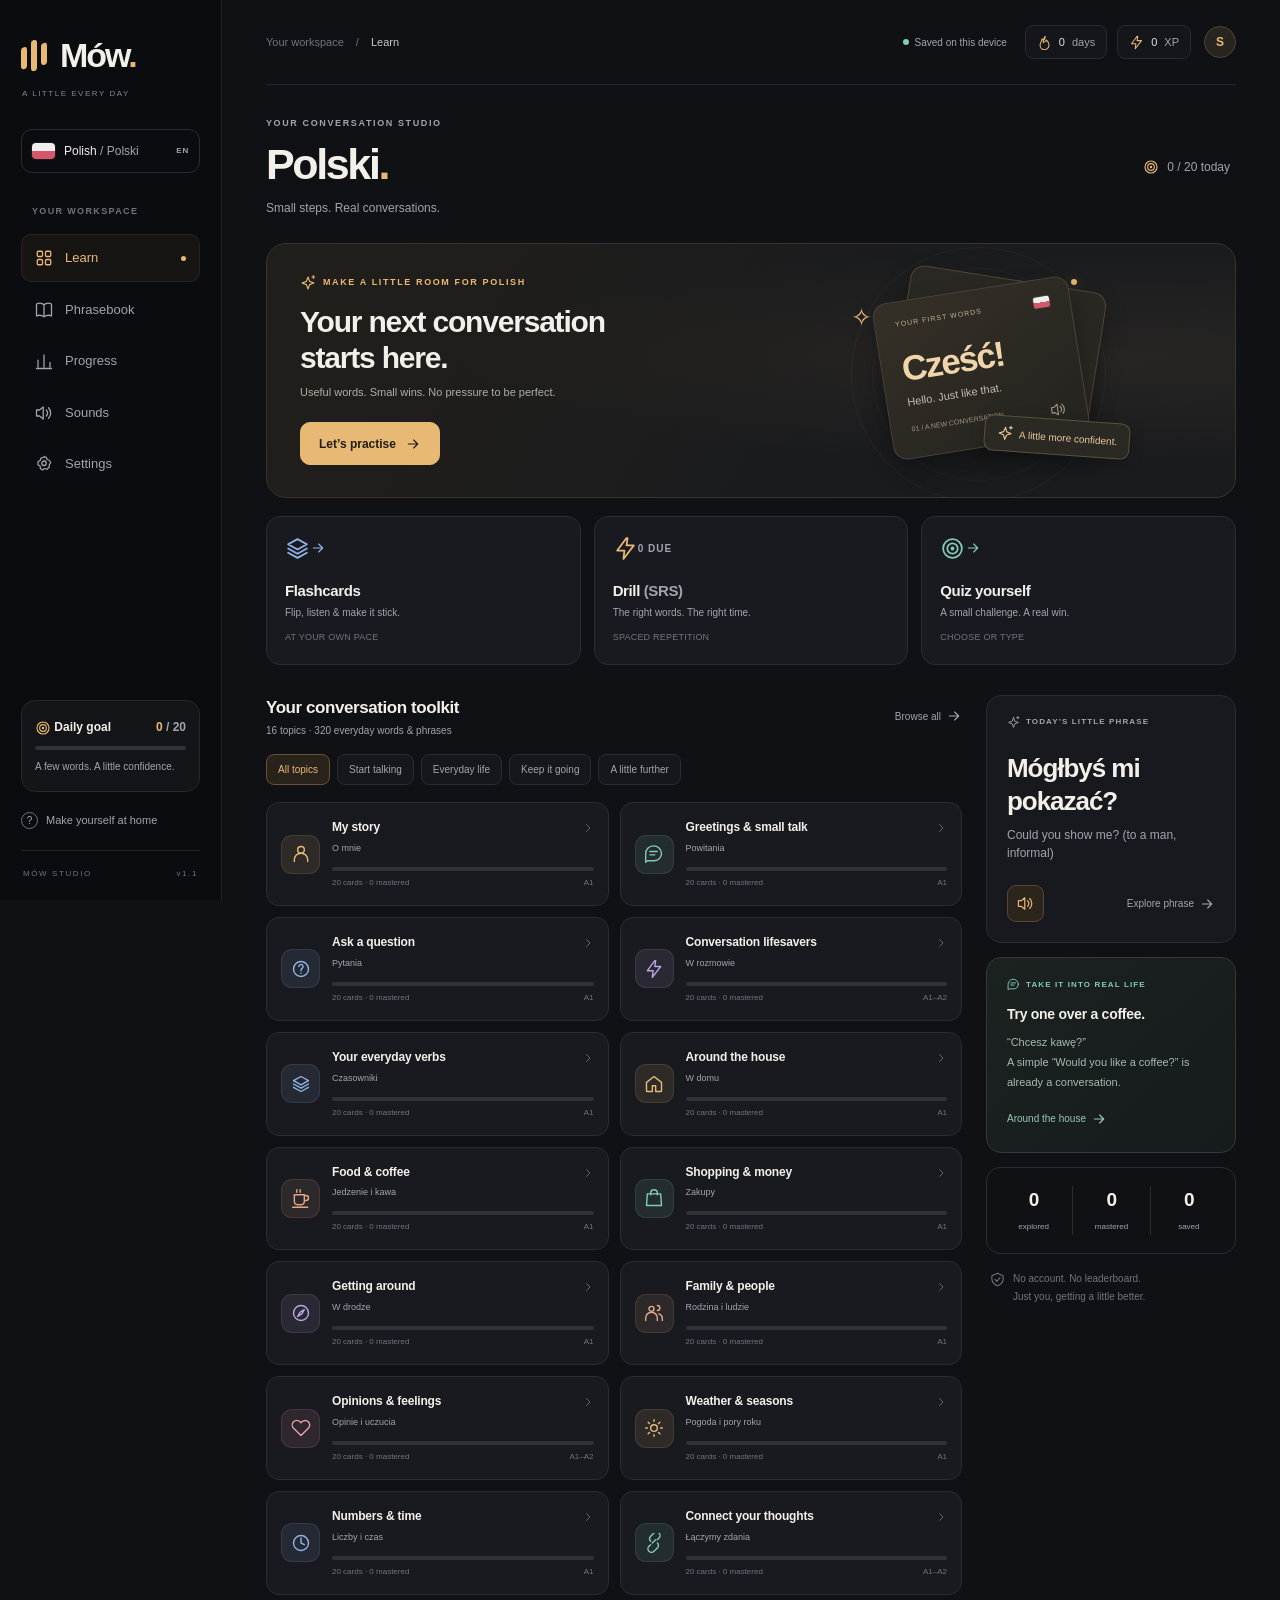
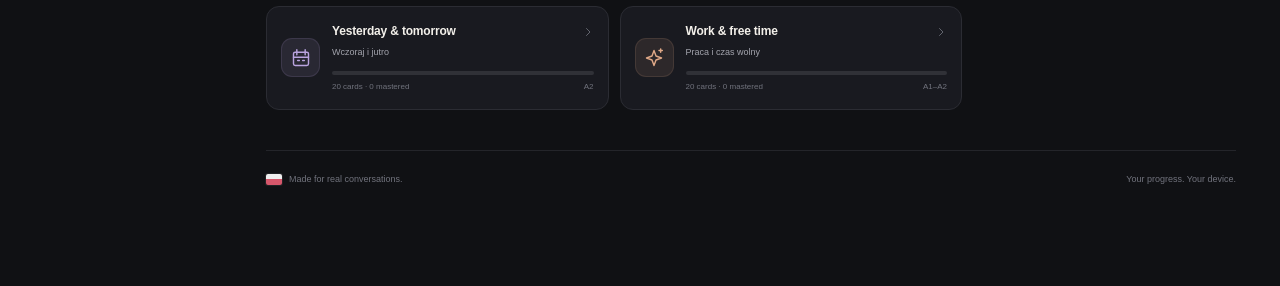
<file: Mow_Polish.html>
<!doctype html>
<html lang="en">
<head>
<meta charset="utf-8">
<meta name="viewport" content="width=device-width, initial-scale=1, maximum-scale=5, viewport-fit=cover">
<meta name="format-detection" content="telephone=no">
<meta name="theme-color" content="#101114">
<meta name="description" content="Mów — your personal Polish conversation trainer. Flashcards, spaced repetition, quizzes and 320 everyday phrases.">
<meta name="apple-mobile-web-app-capable" content="yes">
<meta name="apple-mobile-web-app-status-bar-style" content="black-translucent">
<meta name="apple-mobile-web-app-title" content="Mów">
<title>Mów — Polish, one conversation at a time</title>

<style>:root{color-scheme:dark;--bg:#101114;--sidebar:#0b0c0f;--panel:#191a20;--panel2:#202127;--line:#2b2c33;--text:#f3f0ea;--muted:#a3a4ad;--dim:#71737d;--gold:#e8b974;--gold-dark:#2a241c;--teal:#83cbb4;--blue:#8fb4e2;--purple:#baa4df;--peach:#dfa887;--rose:#e5a0ac;--radius:18px;--font:Inter,"Segoe UI",-apple-system,BlinkMacSystemFont,"Helvetica Neue",Arial,sans-serif}
*{box-sizing:border-box}body{margin:0;background:var(--bg);color:var(--text);font-family:var(--font);font-size:14px;line-height:1.5;-webkit-font-smoothing:antialiased}button,input,textarea,select{font:inherit}button{cursor:pointer;color:inherit;border:0;background:none}button:disabled{cursor:not-allowed;opacity:.45}button,a,input,textarea,select{-webkit-tap-highlight-color:transparent}button:focus-visible,a:focus-visible,input:focus-visible,select:focus-visible,textarea:focus-visible{outline:2px solid var(--gold);outline-offset:4px}button{touch-action:manipulation}a{color:var(--gold)}h1,h2,h3,p{margin:0}h1,h2,h3{font-weight:650;letter-spacing:-.035em}svg{flex-shrink:0;vertical-align:middle}.icon{width:20px;height:20px;stroke:currentColor;fill:none;stroke-width:1.7;stroke-linecap:round;stroke-linejoin:round}.icon.sm{width:16px;height:16px}.icon.lg{width:25px;height:25px}.gold{color:var(--gold)}.muted{color:var(--muted)}.small{font-size:12px}.tiny-label{font-size:10px;font-weight:650;letter-spacing:.1em;color:var(--muted)}.eyebrow{font-size:10px;letter-spacing:.18em;font-weight:700;text-transform:uppercase;color:var(--muted)}.polish-flag{display:inline-block;width:23px;height:16px;border-radius:4px;background:linear-gradient(to bottom,#efefef 0 50%,#d6576b 50%);box-shadow:0 0 0 1px #ffffff12;flex-shrink:0}.flag-small{width:16px;height:11px;border-radius:2px}.shell{min-height:100vh}.sidebar{position:fixed;inset:0 auto 0 0;width:222px;background:var(--sidebar);border-right:1px solid #222329;display:flex;flex-direction:column;padding:35px 21px 20px;z-index:30}.brand{display:flex;gap:12px;align-items:center;font-size:34px;letter-spacing:-2px;font-weight:750;padding:0;text-align:left;line-height:1.2}.brand-mark{width:27px;height:31px;display:flex;gap:4px;align-items:center;transform:skewY(-12deg)}.brand-mark i{height:22px;width:6px;background:var(--gold);border-radius:3px}.brand-mark i:nth-child(2){height:31px}.brand-caption{font-size:8px;letter-spacing:.19em;color:#83858e;margin:12px 0 29px 1px}.language-pill{border:1px solid var(--line);border-radius:11px;padding:12px 10px;display:flex;align-items:center;gap:9px;font-size:12px}.language-pill .tiny-label{margin-left:auto;font-size:8px}.nav-caption{font-size:9px;font-weight:600;letter-spacing:.15em;color:var(--dim);margin:32px 11px 12px}.nav-item{display:flex;align-items:center;gap:12px;width:100%;padding:13px 13px;text-align:left;color:var(--muted);border-radius:10px;font-size:13px;margin:4px 0;border:1px solid transparent;transition:background .18s,color .18s}.nav-item .icon{width:18px;height:18px}.nav-item:hover{background:#17181c;color:var(--text)}.nav-item.active{color:var(--gold);border-color:#e8b97415;background:#e8b9740d}.nav-item.active:after{content:'';width:5px;height:5px;border-radius:50%;background:var(--gold);margin-left:auto}.sidebar-bottom{margin-top:auto;padding-top:35px}.side-goal{padding:17px 13px;border-radius:14px;background:#141519;border:1px solid #27282d}.side-goal-top{display:flex;align-items:center;justify-content:space-between;font-size:12px;font-weight:600}.side-goal small{font-size:10px;color:var(--muted);display:block;margin-top:9px}.side-help{display:flex;align-items:center;gap:8px;color:var(--muted);font-size:11px;margin:20px 0 21px;padding:0}.mini-icon{display:inline-grid;place-items:center;border:1px solid var(--dim);width:17px;height:17px;border-radius:50%;font-size:10px}.signature{color:var(--dim);font-size:8px;letter-spacing:.2em;display:flex;justify-content:space-between;padding:17px 2px 0;border-top:1px solid #24252a}.main{margin-left:222px;padding:0 44px;max-width:1760px}.topbar{height:85px;display:flex;align-items:center;justify-content:space-between;border-bottom:1px solid #25262d;gap:16px}.breadcrumb{display:flex;gap:12px;color:var(--dim);font-size:11px;align-items:center}.breadcrumb strong{color:#c7c7cd;font-weight:500}.top-stats{display:flex;gap:10px;align-items:center}.stat-chip{display:flex;gap:7px;align-items:center;font-size:11px;color:#dedde2;padding:8px 11px;border-radius:8px;border:1px solid #292a30;background:#15161b}.stat-chip .icon{width:15px;height:15px}.status-dot{width:6px;height:6px;border-radius:50%;background:var(--teal)}.local-status{font-size:10px;color:var(--muted);display:flex;gap:6px;align-items:center;margin-right:8px}.avatar{height:32px;width:32px;border-radius:50%;background:#28241f;border:1px solid #514432;color:var(--gold);display:grid;place-items:center;font-size:12px;font-weight:600;margin-left:3px}.page{padding:32px 0 40px;max-width:1280px;margin:auto}.page:focus{outline:none}.page-heading{display:flex;align-items:center;justify-content:space-between;margin-bottom:26px;gap:18px}.page-heading h1{font-size:43px;line-height:1.12;letter-spacing:-.055em}.page-heading p{color:var(--muted);font-size:12px;margin-top:11px}.page-heading .eyebrow{margin-bottom:9px;font-size:9px}.hello-dot{color:var(--gold)}.heading-link{font-size:12px;color:var(--muted);display:flex;gap:8px;align-items:center;white-space:nowrap}.heading-link:hover{color:var(--gold)}.hero{position:relative;overflow:hidden;display:grid;grid-template-columns:1.05fr 1fr;min-height:234px;border:1px solid #39352c;border-radius:20px;padding:29px 33px;background:radial-gradient(ellipse at 88% 45%,#75614325 0,transparent 55%),linear-gradient(120deg,#211f1b,#1a1b1e 65%);isolation:isolate}.hero-copy{position:relative;z-index:2;align-self:center}.hero .eyebrow{color:var(--gold);font-size:9px;display:flex;align-items:center;gap:7px}.hero h2{font-size:30px;line-height:1.2;letter-spacing:-.04em;margin:13px 0 8px}.hero p{font-size:11px;color:#b3aea6;margin-bottom:22px}.btn{display:inline-flex;align-items:center;justify-content:center;gap:9px;font-weight:600;font-size:12px;min-height:43px;padding:11px 18px;border-radius:10px;transition:background .15s,transform .15s;border:1px solid var(--line);background:#25262d}.btn:hover:not(:disabled){background:#303139;transform:translateY(-1px)}.btn.primary{background:var(--gold);border-color:var(--gold);color:#211d17}.btn.primary:hover:not(:disabled){background:#f0c78d}.btn.ghost{background:transparent}.btn.ghost:hover{background:#ffffff08}.btn.danger{background:#3c2229;border-color:#70404e;color:#f0b3c1}.btn.small-btn{min-height:35px;padding:8px 12px;font-size:11px}.btn.block{width:100%}.btn.linkish{border:0;background:none;color:var(--muted)}.btn.linkish:hover{color:var(--gold);transform:none}.hero-art{position:relative;align-self:center;justify-self:center;width:290px;height:195px;pointer-events:none}.orbit{position:absolute;width:255px;height:255px;border:1px solid #e8b9740e;border-radius:50%;left:14px;top:-26px}.orbit:before{content:'';position:absolute;inset:20px;border:1px solid #e8b9740b;border-radius:50%}.orbit:after{content:'';position:absolute;width:6px;height:6px;background:var(--gold);border-radius:50%;top:31px;right:28px;box-shadow:0 0 14px #e8b97466}.art-card{position:absolute;left:45px;top:16px;width:198px;height:158px;border-radius:14px;border:1px solid #484238;box-shadow:0 12px 24px #0004;background:#24231f;transform:rotate(-9deg)}.art-card.back{left:62px;top:5px;transform:rotate(9deg);background:#2a2822;border-color:#4f4637}.art-card.front{padding:17px 20px;background:linear-gradient(150deg,#353027,#24231f);display:flex;flex-direction:column}.art-card .art-tiny{font-size:7px;letter-spacing:.15em;color:#c2b294;display:flex;justify-content:space-between;align-items:center}.art-card strong{font-size:35px;letter-spacing:-.05em;color:#f0d5ab;margin-top:13px;font-weight:650}.art-card .art-translation{font-size:11px;color:#c4bdae;margin-top:-2px}.art-card .art-bottom{margin-top:auto;display:flex;justify-content:space-between;color:#a19786;font-size:7px}.art-spark{position:absolute;color:var(--gold);left:14px;top:26px;font-size:25px}.art-tag{position:absolute;right:-3px;bottom:13px;padding:9px 12px;border-radius:9px;background:#2b2923;border:1px solid #5d503a;box-shadow:0 4px 15px #0003;display:flex;gap:6px;align-items:center;font-size:10px;color:#e9c99b;transform:rotate(4deg)}.mode-grid{display:grid;grid-template-columns:repeat(3,minmax(0,1fr));gap:13px;margin:18px 0 30px}.mode-card{border:1px solid var(--line);border-radius:14px;background:var(--panel);padding:19px 18px;display:flex;flex-direction:column;text-align:left;transition:transform .18s,border-color .18s}.mode-card:hover{transform:translateY(-3px);border-color:#686054}.mode-top{display:flex;align-items:center;justify-content:space-between;margin-bottom:19px}.mode-top .arrow{color:#626570}.mode-card h3{font-size:15px;letter-spacing:-.025em;margin-bottom:3px}.mode-card p{font-size:10px;color:var(--muted)}.mode-meta{font-size:9px;letter-spacing:.025em;color:var(--dim);margin-top:11px}.icon-box{display:inline-flex;align-items:center;justify-content:center;width:39px;height:39px;background:color-mix(in srgb,var(--accent) 10%,transparent);border:1px solid color-mix(in srgb,var(--accent) 13%,transparent);border-radius:11px;color:var(--accent);flex-shrink:0}.color-gold{--accent:var(--gold)}.color-teal{--accent:var(--teal)}.color-blue{--accent:var(--blue)}.color-purple{--accent:var(--purple)}.color-peach{--accent:var(--peach)}.color-rose{--accent:var(--rose)}.mode-card.color-blue .mode-top>.icon{color:var(--blue)}.mode-card.color-gold .mode-top>.icon{color:var(--gold)}.mode-card.color-teal .mode-top>.icon{color:var(--teal)}.dashboard-grid{display:grid;grid-template-columns:minmax(0,1fr) 250px;gap:24px;align-items:start}.section-head{display:flex;align-items:center;justify-content:space-between;gap:10px;margin-bottom:16px}.section-head h2{font-size:17px;letter-spacing:-.025em}.section-head p{font-size:10px;color:var(--muted);margin-top:3px}.text-link{color:var(--muted);font-size:10px;display:inline-flex;align-items:center;gap:5px;padding:5px 0;white-space:nowrap}.text-link:hover{color:var(--gold)}.topic-filters,.filters{display:flex;gap:7px;flex-wrap:wrap;margin:0 0 17px}.pill{padding:7px 11px;border:1px solid var(--line);color:var(--muted);border-radius:8px;background:#16171c;font-size:10px;white-space:nowrap}.pill.active{color:var(--gold);border-color:#695236;background:#29231b}.pill:hover{color:var(--text)}.deck-grid{display:grid;grid-template-columns:repeat(2,minmax(0,1fr));gap:11px}.deck-card{display:flex;align-items:center;gap:12px;min-width:0;text-align:left;background:var(--panel);border:1px solid var(--line);border-radius:13px;padding:16px 14px;transition:border-color .16s,background .16s}.deck-card:hover{border-color:#555259;background:#1e1f25}.deck-body{flex:1;min-width:0}.deck-title{font-size:12px;font-weight:600;letter-spacing:-.015em;line-height:1.4;display:flex;justify-content:space-between;gap:5px}.deck-title>.icon{height:12px;width:12px;color:var(--dim);margin-top:3px}.deck-sub{color:var(--muted);font-size:9px;margin-top:4px}.deck-progress-text{color:var(--dim);font-size:8px;margin-top:6px;display:flex;justify-content:space-between;gap:7px}.progress-track{height:4px;background:#303137;border-radius:5px;overflow:hidden;margin-top:10px}.progress-track span{display:block;height:100%;background:var(--gold);border-radius:5px;transition:width .25s}.rail-card{border:1px solid var(--line);background:#18191e;border-radius:15px;padding:20px;margin-bottom:14px}.rail-card .eyebrow{font-size:8px;letter-spacing:.14em;display:flex;align-items:center;gap:6px}.rail-card .eyebrow .icon{width:13px;height:13px}.phrase-text{font-size:26px;line-height:1.3;letter-spacing:-.04em;font-weight:600;margin-top:23px}.phrase-en{font-size:12px;color:var(--muted);margin-top:7px;min-height:20px}.phrase-actions{display:flex;align-items:center;justify-content:space-between;margin-top:23px}.icon-btn{display:inline-flex;align-items:center;justify-content:center;width:37px;height:37px;border:1px solid var(--line);border-radius:9px;color:var(--muted);background:#1f2026;flex-shrink:0}.icon-btn:hover{color:var(--text);border-color:#62636c}.icon-btn.saved{color:var(--gold);background:#2b251d}.icon-btn.gold-btn{color:var(--gold);border-color:#554733;background:#2c251c}.icon-btn .icon{width:17px;height:17px}.tip-card{background:linear-gradient(135deg,#1b2220,#161b1b);border-color:#303d37}.tip-card h3{font-size:14px;margin:13px 0 8px;letter-spacing:-.02em}.tip-card p{font-size:11px;line-height:1.8;color:#a8b9b1}.tip-card .text-link{color:#98c7b5;margin-top:13px;font-size:10px}.mini-stats{display:grid;grid-template-columns:repeat(3,1fr);padding:18px 8px;border:1px solid var(--line);border-radius:14px;margin-top:14px;text-align:center}.mini-stats>div+div{border-left:1px solid var(--line)}.mini-stats strong{display:block;font-weight:600;font-size:19px;letter-spacing:-.04em}.mini-stats span{font-size:8px;color:var(--muted)}.rail-caption{color:var(--dim);font-size:10px;line-height:1.8;padding:0 4px;margin:16px 0;display:flex;gap:8px}.rail-caption .icon{margin-top:2px;width:15px;height:15px}.page-footer{border-top:1px solid #24252a;display:flex;align-items:center;justify-content:space-between;gap:12px;padding:22px 0 26px;color:var(--dim);font-size:9px;max-width:1280px;margin:auto}.page-footer span{display:flex;align-items:center;gap:7px}.page-footer button{font-size:9px;color:var(--dim);padding:0}.mobile-nav{display:none}.search-toolbar{display:flex;gap:12px;margin:0 0 16px}.search-wrap{display:flex;align-items:center;gap:11px;flex:1;border:1px solid #35363e;background:#18191f;border-radius:11px;padding:0 14px}.search-wrap .icon{color:var(--muted);width:18px;height:18px}.search-wrap input{width:100%;background:none;border:0;color:var(--text);padding:14px 0;min-width:0;outline:none}.search-wrap input::placeholder{color:#858792}.search-wrap:focus-within{border-color:var(--gold)}.search-wrap kbd{font-size:10px;border:1px solid #393b44;border-radius:4px;padding:0 5px;color:var(--dim)}select,input[type=text],textarea{background:#14151a;color:var(--text);border:1px solid #3a3b44;border-radius:9px;padding:11px 12px;max-width:100%;min-height:43px}select{cursor:pointer;font-size:12px}textarea{resize:vertical;min-height:80px;line-height:1.6}input[type=range]{width:100%;accent-color:var(--gold)}.library-info{display:flex;justify-content:space-between;color:var(--muted);font-size:11px;margin:22px 0 11px}.phrase-list{border:1px solid var(--line);border-radius:14px;overflow:hidden}.phrase-row{display:flex;align-items:center;padding:16px 19px;gap:15px;background:#191a1f}.phrase-row+.phrase-row{border-top:1px solid var(--line)}.phrase-row:hover{background:#1d1e24}.phrase-row-main{display:block;text-align:left;flex:1;min-width:0;padding:0}.phrase-row-main strong{font-size:16px;font-weight:500;display:block;line-height:1.45;overflow-wrap:anywhere}.phrase-row-main span{color:var(--muted);font-size:11px;display:block;margin-top:4px;overflow-wrap:anywhere}.phrase-row-actions{display:flex;gap:7px}.stage-pill{font-size:8px;color:var(--muted);border:1px solid #363740;border-radius:5px;padding:3px 6px;white-space:nowrap}.stage-pill.mastered{color:var(--teal);background:#83cbb410;border-color:#83cbb42f}.center-actions{display:flex;justify-content:center;margin-top:20px}.empty-state{display:flex;flex-direction:column;align-items:center;text-align:center;padding:58px 20px;border:1px dashed #41424b;border-radius:16px;gap:14px}.empty-state>.icon{width:35px;height:35px;color:var(--gold)}.empty-state h3{font-size:21px}.empty-state p{color:var(--muted);max-width:380px;font-size:13px}.panel{background:var(--panel);border:1px solid var(--line);border-radius:17px;padding:24px}.panel h2{font-size:17px;margin-bottom:7px}.panel>p{font-size:12px;color:var(--muted);line-height:1.7}.settings-grid{display:grid;grid-template-columns:1fr 1fr;gap:18px}.settings-grid .wide{grid-column:1/-1}.panel-eyebrow{display:flex;align-items:center;gap:10px;margin-bottom:21px}.panel-eyebrow .icon{color:var(--gold)}.panel-eyebrow h2{margin:0}.field{display:flex;flex-direction:column;gap:7px;margin:15px 0}.field>label,.field-label{font-size:12px;font-weight:550}.field small,.field-help{color:var(--muted);font-size:11px;line-height:1.65;font-weight:400}.field input,.field select,.field textarea{width:100%}.field-row{display:grid;grid-template-columns:1fr 1fr;gap:13px}.toggle-row{display:flex;justify-content:space-between;align-items:center;gap:20px;margin:21px 0}.toggle-row span>strong{font-size:12px;display:block;font-weight:550}.toggle-row small{display:block;color:var(--muted);font-size:11px;line-height:1.6;margin-top:4px}.switch{appearance:none;flex-shrink:0;width:36px;height:21px;border-radius:20px;background:#41434e;position:relative;cursor:pointer;margin:0;transition:background .2s}.switch:before{content:'';position:absolute;width:15px;height:15px;border-radius:50%;left:3px;top:3px;background:#d8d8df;transition:transform .2s}.switch:checked{background:var(--gold)}.switch:checked:before{transform:translateX(15px);background:#292219}.button-row{display:flex;flex-wrap:wrap;align-items:center;gap:9px;margin-top:18px}.notice{border:1px solid #5d4c33;background:#29231b;color:#d4bea1;border-radius:10px;font-size:11px;line-height:1.75;padding:12px 14px;margin:15px 0;display:flex;gap:8px}.notice>.icon{width:16px;height:16px;margin-top:2px}.notice.neutral{background:#202129;border-color:#373943;color:var(--muted)}.notice.success{background:#1b2a24;border-color:#365448;color:#a3d8c1}.stats-grid{display:grid;grid-template-columns:repeat(4,minmax(0,1fr));gap:14px;margin-bottom:22px}.big-stat{background:var(--panel);border:1px solid var(--line);border-radius:15px;padding:23px}.big-stat .icon{color:var(--gold);width:19px;height:19px;margin-bottom:17px}.big-stat strong{display:block;font-size:33px;font-weight:550;letter-spacing:-.05em}.big-stat span{font-size:11px;color:var(--muted)}.progress-layout{display:grid;grid-template-columns:1.1fr 1fr;gap:20px;margin-bottom:22px}.activity-chart{height:164px;display:flex;align-items:flex-end;gap:12px;padding-top:20px}.activity-day{flex:1;text-align:center;height:100%;display:flex;align-items:center;justify-content:flex-end;flex-direction:column;gap:7px}.activity-day .bar{width:100%;max-width:42px;min-height:3px;background:#4b4234;border:1px solid #665438;border-radius:6px 6px 3px 3px}.activity-day.today .bar{background:var(--gold);border-color:var(--gold)}.activity-day span{font-size:9px;color:var(--muted)}.activity-day strong{font-size:9px;color:var(--dim);font-weight:400}.stage-legend{margin-top:20px;display:flex;flex-direction:column;gap:13px}.stage-legend>div{display:grid;grid-template-columns:90px 1fr 35px;gap:10px;align-items:center;font-size:11px}.stage-legend .progress-track{margin:0}.stage-legend .progress-track span{background:#ba9d73}.stage-legend small{text-align:right;color:var(--muted)}.badges{display:grid;grid-template-columns:repeat(5,minmax(0,1fr));gap:12px;margin-top:21px}.badge-card{border:1px solid #303139;border-radius:13px;padding:21px 10px;text-align:center;background:#15161b;position:relative}.badge-card .icon{width:30px;height:30px;color:#5e626d}.badge-card strong{font-size:11px;font-weight:500;display:block;margin:11px 0 5px}.badge-card small{font-size:9px;color:var(--muted);line-height:1.5;display:block}.badge-card.earned{border-color:#655237;background:#282219}.badge-card.earned .icon{color:var(--gold)}.badge-card.earned strong{color:var(--gold)}.progress-decks{display:grid;grid-template-columns:1fr 1fr;gap:15px 30px;margin-top:25px}.progress-deck-title{display:flex;justify-content:space-between;font-size:11px;gap:9px}.progress-deck-title small{color:var(--muted)}.sounds-grid{display:grid;grid-template-columns:1fr 1fr;gap:16px}.sound-card{border:1px solid var(--line);background:var(--panel);border-radius:15px;padding:22px}.sound-letter{font-size:29px;letter-spacing:-.04em;color:var(--gold);font-weight:550}.sound-card p{font-size:12px;color:var(--muted);margin:9px 0 17px;line-height:1.7}.sound-examples{display:flex;gap:8px;flex-wrap:wrap}.sound-example{display:inline-flex;gap:8px;align-items:center;border:1px solid #393a43;background:#212229;border-radius:9px;font-size:12px;padding:9px 12px}.sound-example .icon{width:15px;height:15px;color:var(--gold)}.sound-example:hover{border-color:var(--gold)}.sound-note{font-size:11px;color:var(--muted);line-height:1.8;margin-top:23px}.study-wrap{max-width:730px;margin:0 auto}.study-top{display:flex;align-items:center;gap:17px;margin-bottom:16px}.study-top .progress-track{flex:1;margin:0;height:5px}.study-count{color:var(--muted);font-size:11px;white-space:nowrap;font-variant-numeric:tabular-nums}.study-mode-label{text-align:center;font-size:9px;letter-spacing:.16em;color:var(--gold);margin:28px 0 14px;font-weight:600}.study-meta{display:flex;justify-content:space-between;align-items:center;margin-bottom:12px;gap:12px}.study-category{color:var(--muted);font-size:11px}.study-tools{display:flex;gap:8px;align-items:center}.flashcard{background:radial-gradient(ellipse at top right,#e8b97407,transparent 70%),#1b1c22;border:1px solid #3b3b43;border-radius:21px;min-height:304px;padding:38px 35px;display:flex;flex-direction:column;align-items:center;justify-content:center;text-align:center;position:relative;overflow-wrap:anywhere}.flashcard .language-label{display:flex;gap:7px;align-items:center;color:var(--muted);font-size:9px;letter-spacing:.14em;font-weight:600;text-transform:uppercase}.flashcard .prompt{font-size:30px;line-height:1.35;letter-spacing:-.035em;font-weight:550;margin:25px 0 20px;max-width:100%}.flashcard .hint{font-size:11px;color:var(--muted);margin-top:4px}.flashcard.revealed{min-height:0;justify-content:flex-start;padding:30px 35px}.flashcard.revealed .prompt{font-size:17px;color:#b5b4bd;margin:7px 0 28px;font-weight:400}.flash-answer{font-size:31px;color:var(--gold);line-height:1.4;letter-spacing:-.025em;font-weight:550}.answer-language{font-size:8px;color:var(--muted);letter-spacing:.17em;margin:0 0 12px;text-transform:uppercase}.flip-button{width:100%;margin-top:17px;min-height:49px}.notes-box{width:100%;margin-top:23px;border:1px solid #363740;background:#17181d;border-radius:11px;padding:15px 17px;text-align:left}.notes-box .eyebrow{font-size:8px;display:flex;align-items:center;gap:7px;color:#baa483}.notes-box p{font-size:12px;line-height:1.8;margin-top:8px;color:#b9bac3}.bridge{margin-top:12px;padding-top:12px;border-top:1px solid #303137;font-size:11px;color:var(--muted)}.bridge span{display:block;font-size:8px;letter-spacing:.09em;color:var(--teal);margin-bottom:4px}.rating-label{text-align:center;margin:22px 0 10px;font-size:11px;color:var(--muted)}.rating-buttons{display:grid;grid-template-columns:repeat(4,1fr);gap:9px}.rating{display:flex;flex-direction:column;gap:5px;align-items:center;border:1px solid #3a3b43;background:#1c1d23;border-radius:11px;padding:13px 5px;font-size:12px;font-weight:550;min-height:63px}.rating:hover{background:#282930;border-color:#777}.rating small{font-size:9px;color:var(--muted);font-weight:400}.rating.again{color:var(--rose)}.rating.hard{color:var(--peach)}.rating.good{color:var(--teal)}.rating.easy{color:var(--gold)}.study-shortcuts{text-align:center;margin:20px 0;color:var(--dim);font-size:10px}.study-shortcuts kbd{font-family:inherit;font-size:9px;color:var(--muted);border:1px solid #3b3c44;border-radius:4px;padding:2px 5px;margin:0 3px}.quiz-prompt{border:1px solid var(--line);border-radius:17px;background:var(--panel);padding:28px;text-align:center}.quiz-prompt .eyebrow{font-size:9px}.quiz-prompt h2{font-size:27px;line-height:1.4;letter-spacing:-.03em;margin:20px 0 5px;overflow-wrap:anywhere}.quiz-options{display:grid;grid-template-columns:1fr 1fr;gap:10px;margin-top:17px}.quiz-option{display:flex;align-items:center;gap:12px;min-height:77px;border:1px solid #363740;background:#1a1b21;border-radius:12px;text-align:left;padding:17px;color:var(--text);font-size:14px;line-height:1.5;overflow-wrap:anywhere}.quiz-option .option-key{display:grid;place-items:center;width:25px;height:25px;border:1px solid #42444f;border-radius:7px;flex-shrink:0;font-size:10px;color:var(--muted)}.quiz-option .option-label{flex:1;min-width:0}.quiz-option:hover:not(:disabled){border-color:#948166;background:#26241f}.quiz-option:disabled{opacity:1;cursor:default}.quiz-option.correct{background:#1d3027;border-color:#52876d;color:#b5e2cc}.quiz-option.incorrect{background:#32212a;border-color:#875062;color:#efb2c4}.quiz-option.faded{opacity:.45}.feedback{margin-top:17px;border:1px solid #3a5749;background:#1b2922;border-radius:13px;padding:18px 21px;color:#c0e1cf}.feedback.wrong{border-color:#63434b;background:#2b2025;color:#efc0cd}.feedback h3{display:flex;align-items:center;gap:9px;font-size:14px;letter-spacing:-.01em;margin-bottom:5px}.feedback p{font-size:12px;line-height:1.7}.feedback .expected{font-size:20px;line-height:1.5;margin:10px 0 6px;overflow-wrap:anywhere}.feedback .usage{font-size:11px;opacity:.9;margin-top:9px}.quiz-next{margin-top:16px;width:100%;min-height:46px}.typed-form{margin-top:19px}.typed-form input{width:100%;padding:16px;font-size:19px;background:#1b1c22}.diacritics{display:flex;gap:7px;justify-content:center;flex-wrap:wrap;margin:13px 0}.diacritics button{height:32px;min-width:32px;border:1px solid #3b3c45;border-radius:7px;background:#23242b;color:#c6c7d0;font-size:13px}.typed-hint{color:var(--muted);font-size:10px;text-align:center;margin-bottom:13px}.recap{max-width:720px;margin:25px auto;text-align:center}.recap-symbol{width:86px;height:86px;border-radius:28px;background:radial-gradient(ellipse at top,#4b3a24,#29221a);border:1px solid #6d5536;display:grid;place-items:center;margin:0 auto 27px;box-shadow:0 0 80px #e8b9740b;transform:rotate(-7deg)}.recap-symbol .icon{width:39px;height:39px;color:var(--gold);transform:rotate(7deg)}.recap h1{font-size:39px;letter-spacing:-.05em}.recap>p{font-size:13px;line-height:1.8;color:var(--muted);margin-top:8px}.recap-stats{display:grid;grid-template-columns:repeat(3,1fr);border:1px solid var(--line);border-radius:16px;background:var(--panel);padding:24px 12px;margin:29px 0 17px}.recap-stats>div+div{border-left:1px solid var(--line)}.recap-stats strong{display:block;font-size:30px;font-weight:550;color:var(--gold);letter-spacing:-.05em}.recap-stats span{font-size:11px;color:var(--muted)}.recap .button-row{justify-content:center}.recap-review{text-align:left;margin-top:35px}.recap-review h2{font-size:17px;margin-bottom:13px}.recap-review .phrase-row{padding:15px}.recap-review .phrase-row-main strong{font-size:15px}.modal{max-width:560px;width:calc(100% - 32px);max-height:calc(100dvh - 44px);padding:0;border:1px solid #44434b;border-radius:21px;background:#1a1b20;color:var(--text);box-shadow:0 25px 110px #000a;overflow-y:auto;overscroll-behavior:contain}.modal::backdrop{background:#05060bcc;backdrop-filter:blur(5px)}#modal-inner{padding:27px}.modal-head{display:flex;justify-content:space-between;align-items:flex-start;gap:20px;margin-bottom:22px}.modal-head h2{font-size:24px;line-height:1.2;letter-spacing:-.04em}.modal-head p{font-size:12px;line-height:1.7;color:var(--muted);margin-top:8px}.modal-head .icon-btn{width:32px;height:32px;background:#24252c}.modal-body p{font-size:12px;line-height:1.85;color:var(--muted);margin:12px 0}.modal-actions{display:flex;gap:9px;justify-content:flex-end;flex-wrap:wrap;margin-top:24px}.modal-actions .primary{flex:1}.modal .field:first-child{margin-top:0}.modal-info{font-size:11px;color:var(--muted);padding:13px 0;border-top:1px solid var(--line);border-bottom:1px solid var(--line);line-height:1.8;margin-top:20px}.modal-detail-pl{font-size:29px;line-height:1.5;color:var(--gold);margin:15px 0 8px;overflow-wrap:anywhere}.modal-detail-en{font-size:16px;color:#cbcad3;overflow-wrap:anywhere}.modal-form-variant{font-size:11px;line-height:1.6;margin-top:10px;color:var(--muted)}.toast{position:fixed;bottom:25px;left:calc(50% + 111px);transform:translate(-50%,20px);max-width:calc(100% - 34px);border:1px solid #68533a;background:#2a261f;box-shadow:0 8px 30px #0006;color:#f0dab9;border-radius:11px;padding:13px 20px;font-size:12px;text-align:center;z-index:100;opacity:0;transition:opacity .2s,transform .2s;pointer-events:none}.toast.visible{opacity:1;transform:translate(-50%,0)}.storage-warning{padding:13px 15px;border:1px solid #7c573c;border-radius:9px;margin-top:20px;color:#e7c3a0;background:#312319;font-size:12px}.skip-link{position:fixed;left:15px;top:-60px;background:var(--gold);color:#171411;z-index:999;padding:12px;border-radius:9px}.skip-link:focus{top:15px}.noscript{padding:30px;background:#33281b;position:fixed;inset:0;z-index:999;display:grid;place-items:center;text-align:center}.form-error{font-size:11px;color:var(--rose);margin-top:10px}.divider{border:0;border-top:1px solid var(--line);margin:22px 0}.no-motion *{animation:none!important;transition:none!important}
@media(min-width:1550px){.main{padding:0 60px}.page{padding-top:39px}.hero{min-height:260px}.hero h2{font-size:36px}.mode-card{padding:23px}.deck-card{padding:19px 17px}.deck-title{font-size:14px}.deck-sub{font-size:10px}.dashboard-grid{grid-template-columns:minmax(0,1fr) 280px;gap:28px}}
@media(max-width:1240px){.main{padding:0 29px}.sidebar{width:204px;padding:32px 17px 20px}.main{margin-left:204px}.dashboard-grid{grid-template-columns:minmax(0,1fr) 220px;gap:19px}.deck-grid{grid-template-columns:1fr}.deck-title{font-size:13px}.deck-sub{font-size:10px}.deck-progress-text{font-size:9px}.hero{padding:26px}.hero-art{transform:scale(.9);width:270px}.hero h2{font-size:29px}.hero p{font-size:11px}.local-status{display:none}.toast{left:calc(50% + 102px)}.badges{grid-template-columns:repeat(3,1fr)}}
@media(max-width:980px){.sidebar{width:184px;padding:28px 13px 17px}.main{margin-left:184px;padding:0 24px}.language-pill{padding:10px 8px;font-size:11px}.language-pill .tiny-label{display:none}.brand{font-size:30px}.brand-caption{font-size:7px}.nav-item{padding:12px 10px;font-size:12px}.nav-caption{font-size:8px}.side-help{font-size:10px}.hero{grid-template-columns:1fr 190px;padding:25px 23px}.hero-art{transform:scale(.76);transform-origin:center right;margin-left:-90px}.hero h2{font-size:26px}.mode-card{padding:16px 12px}.mode-card h3{font-size:13px}.mode-card p{font-size:10px;min-height:30px}.mode-meta{font-size:8px}.dashboard-grid{grid-template-columns:1fr}.dashboard-rail{display:grid;grid-template-columns:1fr 1fr;gap:15px}.rail-card{margin:0}.rail-caption{display:none}.mini-stats{display:none}.deck-grid{grid-template-columns:1fr 1fr}.topic-filters{gap:6px}.pill{font-size:9px;padding:7px 9px}.settings-grid{grid-template-columns:1fr}.settings-grid .wide{grid-column:auto}.stats-grid{gap:10px}.big-stat{padding:18px 14px}.big-stat strong{font-size:28px}.progress-layout{grid-template-columns:1fr}.badges{grid-template-columns:repeat(3,1fr)}.sounds-grid{gap:12px}.page-heading h1{font-size:37px}.toast{left:calc(50% + 92px)}}
@media(max-width:720px){.sidebar{display:none}.main{margin-left:0;padding:0 20px}.topbar{height:67px;padding-top:env(safe-area-inset-top,0px)}.breadcrumb{font-size:10px;gap:9px}.breadcrumb .home-crumb{display:none}.breadcrumb .crumb-slash{display:none}.breadcrumb:before{content:'mów.';color:var(--gold);font-weight:700;font-size:22px;letter-spacing:-1.5px;margin-right:4px}.breadcrumb strong{font-size:10px;color:var(--dim)}.top-stats{gap:7px}.stat-chip{font-size:10px;padding:6px 8px}.stat-chip .icon{height:13px;width:13px}.avatar{width:29px;height:29px;font-size:10px;margin-left:0}.page{padding:27px 0 26px}.page-heading{margin-bottom:23px;align-items:flex-start}.page-heading h1{font-size:41px}.page-heading p{font-size:11px;line-height:1.7;margin-top:9px}.page-heading .eyebrow{font-size:8px}.heading-link{font-size:10px;margin-top:12px;gap:6px}.hero{min-height:226px;padding:22px;grid-template-columns:1fr 108px;border-radius:17px}.hero h2{font-size:25px;margin-top:13px}.hero .eyebrow{font-size:7px;letter-spacing:.1em}.hero p{font-size:10px;max-width:200px;margin:11px 0 19px}.hero .btn{font-size:11px;padding:10px 14px;min-height:42px}.hero-art{transform:scale(.6);transform-origin:center right;margin-left:-165px;margin-right:-8px;opacity:.88}.hero-art .art-tag{bottom:8px;right:15px}.art-spark{display:none}.mode-grid{gap:8px;margin:13px 0 26px}.mode-card{border-radius:12px;padding:15px 11px}.mode-card h3{font-size:12px;line-height:1.4;margin-bottom:4px}.mode-card p{font-size:9px;line-height:1.5;min-height:28px}.mode-meta{display:none}.mode-top{margin-bottom:14px}.mode-top>.icon{height:22px;width:22px}.mode-top .arrow{display:none}.mode-top .tiny-label{font-size:8px;letter-spacing:0}.dashboard-grid{gap:22px}.section-head{margin-bottom:14px}.section-head h2{font-size:17px}.section-head p{font-size:10px}.topic-filters{flex-wrap:nowrap;overflow-x:auto;padding:2px 1px 9px;margin-bottom:9px;scrollbar-width:none}.topic-filters::-webkit-scrollbar{display:none}.topic-filters .pill{font-size:10px;padding:8px 11px;min-height:35px}.deck-grid{grid-template-columns:1fr;gap:10px}.deck-card{padding:16px;gap:14px;border-radius:13px}.deck-card .icon-box{width:41px;height:41px;border-radius:11px}.deck-title{font-size:14px;letter-spacing:-.02em}.deck-sub{font-size:10px;margin-top:3px}.deck-progress-text{font-size:8px;margin-top:5px}.deck-progress-text .level{font-size:8px}.deck-card .progress-track{height:3px;margin-top:9px}.dashboard-rail{gap:12px}.rail-card{padding:18px}.rail-card .eyebrow{font-size:7px}.phrase-text{font-size:24px;margin-top:17px}.phrase-en{font-size:11px}.tip-card h3{font-size:13px}.tip-card p{font-size:10px}.tip-card .text-link{font-size:9px}.page-footer{padding:20px 0 calc(100px + env(safe-area-inset-bottom));font-size:8px}.page-footer button{font-size:8px}.mobile-nav{display:grid;grid-template-columns:repeat(5,1fr);position:fixed;left:0;right:0;bottom:0;z-index:35;padding:9px 13px calc(8px + env(safe-area-inset-bottom));border-top:1px solid #30313a;background:#111217f5;backdrop-filter:blur(18px)}.mobile-nav button{display:flex;flex-direction:column;align-items:center;justify-content:center;gap:4px;font-size:8px;letter-spacing:.025em;color:#8e929f;min-height:41px;border-radius:9px}.mobile-nav button .icon{width:19px;height:19px}.mobile-nav button.active{color:var(--gold)}.mobile-nav button.active .icon{filter:drop-shadow(0 0 8px #e8b97422)}.toast{left:50%;bottom:calc(86px + env(safe-area-inset-bottom));font-size:11px;width:max-content;max-width:calc(100% - 36px);padding:12px 15px}.settings-grid{gap:14px}.panel{padding:20px}.panel h2{font-size:16px}.panel>p{font-size:11px}.field-row{gap:11px}.stats-grid{grid-template-columns:1fr 1fr;gap:11px;margin-bottom:16px}.big-stat{padding:18px}.big-stat strong{font-size:31px}.big-stat .icon{margin-bottom:12px}.big-stat span{font-size:10px}.progress-layout{gap:15px}.badges{grid-template-columns:1fr 1fr;gap:9px}.badge-card{padding:20px 10px}.progress-decks{grid-template-columns:1fr;gap:18px}.sounds-grid{grid-template-columns:1fr}.sound-card{padding:21px}.sound-letter{font-size:30px}.search-toolbar{flex-direction:column;gap:9px}.search-toolbar select{width:100%}.search-wrap input{font-size:14px;padding:13px 0}.phrase-row{padding:15px 12px;gap:9px}.phrase-row-main strong{font-size:15px}.phrase-row-main span{font-size:10px}.phrase-row .stage-pill{display:none}.phrase-row-actions{gap:5px}.phrase-row-actions .icon-btn{height:35px;width:35px}.library-info{font-size:10px}.filters{gap:6px}.filters .pill{font-size:10px;padding:8px 10px}.study-wrap{margin:0}.study-top{gap:12px;margin-bottom:12px}.study-mode-label{font-size:8px;margin:23px 0 16px}.study-category{font-size:10px}.study-tools .icon-btn{height:34px;width:34px}.flashcard{padding:28px 23px;min-height:280px;border-radius:17px}.flashcard .prompt{font-size:27px;margin:26px 0 20px}.flashcard .hint{font-size:10px}.flashcard.revealed{padding:24px 20px}.flashcard.revealed .prompt{font-size:15px;margin-bottom:22px}.flash-answer{font-size:28px}.notes-box{margin-top:20px;padding:13px}.notes-box p{font-size:11px;line-height:1.8}.rating-buttons{gap:7px}.rating{padding:12px 3px;font-size:11px;min-height:60px}.rating small{font-size:8px}.rating-label{margin-top:19px;font-size:10px}.study-shortcuts{display:none}.quiz-prompt{padding:23px 20px;border-radius:14px}.quiz-prompt h2{font-size:25px}.quiz-options{grid-template-columns:1fr;gap:9px}.quiz-option{padding:14px;min-height:63px;font-size:14px}.quiz-option .option-key{width:24px;height:24px}.feedback{padding:16px}.feedback .expected{font-size:20px}.typed-form input{font-size:18px}.diacritics{gap:6px}.diacritics button{height:33px;min-width:30px}.recap{margin:20px 0}.recap h1{font-size:34px}.recap-symbol{width:74px;height:74px;border-radius:23px;margin-bottom:23px}.recap>p{font-size:12px}.recap-stats{margin:25px 0 18px;padding:23px 10px}.recap-stats strong{font-size:27px}.recap-stats span{font-size:10px}.recap .button-row .btn{flex:1;font-size:11px}.modal{width:calc(100% - 24px);max-height:calc(100dvh - 26px);border-radius:18px}#modal-inner{padding:22px}.modal-head h2{font-size:23px}.modal-head p{font-size:11px}.modal-detail-pl{font-size:27px}.modal-detail-en{font-size:15px}.field>label{font-size:12px}.modal .field input,.modal .field select,.modal .field textarea{font-size:16px}.modal-actions{gap:8px}.modal-actions .btn{font-size:12px}.storage-warning{font-size:11px}.button-row .btn{font-size:11px}.empty-state{padding:40px 18px}}
@media(max-width:374px){.main{padding:0 16px}.hero{grid-template-columns:1fr 76px;padding:21px 18px}.hero h2{font-size:23px}.hero p{max-width:190px}.hero-art{transform:scale(.49);margin-right:-9px}.mode-card{padding:14px 9px}.mode-card h3{font-size:11px}.mode-card p{font-size:9px}.dashboard-rail{grid-template-columns:1fr}.page-heading h1{font-size:37px}.page-heading p{font-size:10px}.deck-title{font-size:13px}.top-stats{gap:5px}.stat-chip{font-size:9px;padding:6px}.breadcrumb strong{display:none}.quiz-prompt h2{font-size:23px}.diacritics{gap:4px}.diacritics button{min-width:28px}.rating{font-size:10px}}
@media(prefers-reduced-motion:reduce){*,*:before,*:after{scroll-behavior:auto!important;animation:none!important;transition:none!important}}
/* Grid children must be allowed to shrink beneath a horizontally scrolling filter row. */
.dashboard-grid>section,.dashboard-rail,.settings-grid>.panel,.progress-layout>.panel,.sound-card{min-width:0}
@media(max-width:980px){.dashboard-grid{grid-template-columns:minmax(0,1fr)}}
@media(max-width:720px){
 .hero{grid-template-columns:minmax(0,1fr) 108px;column-gap:7px}
 .hero-copy{min-width:0}
 .hero-art{width:108px;height:148px;transform:none;margin:0;opacity:.9}
 .hero-art .orbit{width:170px;height:170px;left:-25px;top:-15px}
 .hero-art .art-card{width:100px;height:126px;left:0;top:10px;border-radius:10px}
 .hero-art .art-card.back{left:7px;top:5px}
 .hero-art .art-card.front{padding:14px 10px}
 .hero-art .art-tiny{font-size:5px;letter-spacing:.08em}
 .hero-art .art-tiny .polish-flag{display:none}
 .hero-art .art-card strong{font-size:23px;margin-top:20px}
 .hero-art .art-translation{font-size:8px;line-height:1.5;margin-top:1px}
 .hero-art .art-bottom{font-size:5px;line-height:1.5}
 .hero-art .art-bottom .icon{height:10px;width:10px}
 .hero-art .art-tag{display:none}
 .hero h2{font-size:24px}
 .hero p{max-width:190px}
 .hero-art .orbit:after{width:4px;height:4px}
}
@media(max-width:374px){.hero{grid-template-columns:minmax(0,1fr) 90px;column-gap:5px}.hero-art{transform:scale(.84);transform-origin:center right;width:90px;margin-left:-5px}.hero h2{font-size:22px}}

/* iPhone/iPad runtime and Quick Look fallback */
html{-webkit-text-size-adjust:100%;text-size-adjust:100%;background:var(--bg);min-height:100%;}
body{min-height:100vh;min-height:100svh;overscroll-behavior-y:none;}
.iphone-fallback{display:flex;min-height:60vh;align-items:center;justify-content:center;padding:24px 0;}
.iphone-fallback-card{width:min(620px,100%);padding:28px;border:1px solid #39352c;border-radius:20px;background:linear-gradient(145deg,#211f1b,#17181c);box-shadow:0 18px 50px #0004;}
.iphone-fallback-card>.polish-flag{margin-bottom:18px}.iphone-fallback-card h1{font-size:34px;margin:8px 0 12px}.iphone-fallback-card p{color:var(--muted);line-height:1.75}.iphone-steps{display:grid;gap:9px;margin:20px 0;padding:16px;border:1px solid var(--line);border-radius:13px;background:#121318}.iphone-steps span{color:#d3d0ca}.iphone-fallback-note{font-size:11px!important;color:var(--dim)!important}
@supports(padding:max(0px)){body{padding-left:env(safe-area-inset-left);padding-right:env(safe-area-inset-right)}.mobile-nav{padding-bottom:max(8px,env(safe-area-inset-bottom))}.page-footer{padding-bottom:max(100px,calc(88px + env(safe-area-inset-bottom)))}}
@media(max-width:720px){html,body{width:100%;overflow-x:hidden}.main{width:100%;padding-left:max(16px,env(safe-area-inset-left));padding-right:max(16px,env(safe-area-inset-right))}.topbar{height:auto;min-height:67px;padding-top:max(8px,env(safe-area-inset-top));}.page{padding-top:22px}.btn,.icon-btn,.pill,.mobile-nav button{touch-action:manipulation}.field input,.field select,.field textarea,.typed-form input,.search-wrap input{font-size:16px}.iphone-fallback{min-height:calc(100svh - 180px);padding:8px 0 90px}.iphone-fallback-card{padding:22px 19px;border-radius:17px}.iphone-fallback-card h1{font-size:30px}.iphone-fallback-card p,.iphone-steps{font-size:12px}.iphone-steps{padding:14px}.modal{max-height:calc(100svh - max(24px,env(safe-area-inset-top)) - max(18px,env(safe-area-inset-bottom)))}}
</style>
</head>
<body>
<a class="skip-link" href="#page">Skip to content</a>
<div class="shell">
 <aside class="sidebar" aria-label="Main navigation">
  <button class="brand" data-action="nav" data-view="learn" aria-label="Mów home"><span class="brand-mark" aria-hidden="true"><i></i><i></i><i></i></span><span>Mów<span class="gold">.</span></span></button>
  <div class="brand-caption">A LITTLE EVERY DAY</div>
  <div class="language-pill"><span class="polish-flag" aria-hidden="true"></span><span>Polish <span class="muted">/ Polski</span></span><span class="tiny-label">EN</span></div>
  <div class="nav-caption">YOUR WORKSPACE</div>
  <nav id="desktop-nav"></nav>
  <div class="sidebar-bottom"><div id="side-goal"></div><button class="side-help" data-action="about"><span class="mini-icon">?</span> Make yourself at home</button><div class="signature">MÓW STUDIO <span>v1.1</span></div></div>
 </aside>
 <main class="main">
  <header class="topbar"><div id="breadcrumb"></div><div id="top-stats" class="top-stats"></div></header>
  <div id="storage-warning" class="storage-warning" role="status" hidden></div>
  <div id="page" class="page" tabindex="-1"><section id="iphone-fallback" class="iphone-fallback" aria-live="polite">
   <div class="iphone-fallback-card">
    <span class="polish-flag" aria-hidden="true"></span>
    <div class="eyebrow">IPHONE / IPAD</div>
    <h1>Open Mów in Safari<span class="gold">.</span></h1>
    <p>If you can see this screen instead of your lessons, Apple is previewing the downloaded HTML in <strong>Files / Quick Look</strong>. That preview does not run the app.</p>
    <div class="iphone-steps"><strong>For the full app on iPhone:</strong><span>1. Put the included <b>Mow_Polish</b> web folder on any HTTPS web host.</span><span>2. Open its <b>index.html</b> URL in Safari.</span><span>3. Tap Share → <b>Add to Home Screen</b> for an app-style icon and offline use.</span></div>
    <p class="iphone-fallback-note">Your PC copy still works as a standalone file. This message disappears automatically in a browser that can run Mów.</p>
   </div>
  </section></div>
  <footer class="page-footer"><span><span class="polish-flag flag-small" aria-hidden="true"></span> Made for real conversations.</span><button data-action="about">Your progress. Your device.</button></footer>
 </main>
</div>
<nav id="mobile-nav" class="mobile-nav" aria-label="Mobile navigation"></nav>
<dialog id="modal" class="modal" aria-labelledby="modal-title"><div id="modal-inner"></div></dialog>
<div id="toast" class="toast" role="status" aria-live="polite"></div>
<input id="import-file" type="file" accept=".json,application/json" hidden aria-label="Import Mów backup">
<noscript><div class="noscript">Mów needs JavaScript to run the lessons. On iPhone, Apple Files / Quick Look is only a document preview; use the hosted web app in Safari.</div></noscript>
<script>/* Original learning cards. Short usage notes are guidance, not an exhaustive grammar. */
(function(root,factory){const data=factory();if(typeof module==='object'&&module.exports)module.exports=data;else root.MowData=data;})(typeof globalThis!=='undefined'?globalThis:this,function(){
'use strict';
const decks = [
{id:'story',title:'My story',pl:'O mnie',group:'Start talking',icon:'user',color:'gold',level:'A1',desc:'Introduce yourself. Make it personal.'},
{id:'greetings',title:'Greetings & small talk',pl:'Powitania',group:'Start talking',icon:'chat',color:'teal',level:'A1',desc:'Start a conversation and keep it friendly.'},
{id:'questions',title:'Ask a question',pl:'Pytania',group:'Start talking',icon:'help',color:'blue',level:'A1',desc:'Who, what, where — and a little curiosity.'},
{id:'rescue',title:'Conversation lifesavers',pl:'W rozmowie',group:'Start talking',icon:'bolt',color:'purple',level:'A1–A2',desc:'Keep talking, even when the words escape you.'},
{id:'verbs',title:'Your everyday verbs',pl:'Czasowniki',group:'Everyday life',icon:'layers',color:'blue',level:'A1',desc:'Useful actions in the first person.'},
{id:'home',title:'Around the house',pl:'W domu',group:'Everyday life',icon:'home',color:'gold',level:'A1',desc:'Kitchen chats, keys, windows and everyday life.'},
{id:'food',title:'Food & coffee',pl:'Jedzenie i kawa',group:'Everyday life',icon:'coffee',color:'peach',level:'A1',desc:'Order something good. Offer someone a coffee.'},
{id:'shopping',title:'Shopping & money',pl:'Zakupy',group:'Everyday life',icon:'bag',color:'teal',level:'A1',desc:'Prices, payment and the things you need.'},
{id:'travel',title:'Getting around',pl:'W drodze',group:'Everyday life',icon:'compass',color:'purple',level:'A1',desc:'Find the entrance, the bus and your way home.'},
{id:'family',title:'Family & people',pl:'Rodzina i ludzie',group:'Everyday life',icon:'people',color:'peach',level:'A1',desc:'Talk about the people in your world.'},
{id:'feelings',title:'Opinions & feelings',pl:'Opinie i uczucia',group:'Keep it going',icon:'heart',color:'rose',level:'A1–A2',desc:'Say what you think and how you feel.'},
{id:'weather',title:'Weather & seasons',pl:'Pogoda i pory roku',group:'Keep it going',icon:'sun',color:'gold',level:'A1',desc:'A simple way to start a real conversation.'},
{id:'time',title:'Numbers & time',pl:'Liczby i czas',group:'Keep it going',icon:'clock',color:'blue',level:'A1',desc:'Count, make time and talk about your day.'},
{id:'connect',title:'Connect your thoughts',pl:'Łączymy zdania',group:'Keep it going',icon:'link',color:'teal',level:'A1–A2',desc:'Turn short phrases into things you want to say.'},
{id:'plans',title:'Yesterday & tomorrow',pl:'Wczoraj i jutro',group:'A little further',icon:'calendar',color:'purple',level:'A2',desc:'What happened, and what comes next.'},
{id:'hobbies',title:'Work & free time',pl:'Praca i czas wolny',group:'A little further',icon:'spark',color:'peach',level:'A1–A2',desc:'Find something worth talking about.'}
];
// Row: English, Polish (masculine where relevant), usage note, feminine form, Croatian bridge, accepted Polish alternatives.
const rows = {
story:[
['My name is {name}.','Mam na imię {name}.','Literally: I have for a name… Change your name in Settings.'],
['I am from Australia.','Jestem z Australii.','z + genitive for where you are from: Australia → Australii.'],
['I live in Australia.','Mieszkam w Australii.','w + locative for where you live.'],
['I am learning Polish.','Uczę się polskiego.','Keep się: uczyć się means to learn. polskiego is genitive.','','Učim poljski.',['Uczę się języka polskiego.']],
['I speak English.','Mówię po angielsku.','po angielsku = in English.'],
['I speak a little Croatian.','Mówię trochę po chorwacku.','trochę = a little; po chorwacku = in Croatian.'],
['I speak a little Polish.','Mówię trochę po polsku.','trochę describes the amount, not a speaker gender.'],
['I have a son.','Mam syna.','syn becomes syna as the direct object of mam.','','Imam sina.'],
['I am a father.','Jestem ojcem.','A noun after jestem takes the instrumental: ojciec → ojcem. This describes a father specifically.'],
['I have a brother.','Mam brata.','brat → brata after mam.'],
['I have a sister.','Mam siostrę.','siostra → siostrę after mam.'],
['I like learning languages.','Lubię uczyć się języków.','uczyć się + genitive: języki → języków.'],
['I am a beginner.','Jestem początkujący.','Use początkująca for a feminine speaker.','Jestem początkująca.'],
['I practise every day.','Ćwiczę codziennie.','codziennie = every day.'],
['I like talking.','Lubię rozmawiać.','lubię + infinitive: I like doing something.'],
['I have a motorbike.','Mam motocykl.','motocykl stays unchanged in this object form.'],
['I do not have a car.','Nie mam samochodu.','A direct object that takes accusative after mam takes genitive after nie mam: samochód → samochodu.'],
['I live here.','Mieszkam tutaj.','tutaj and tu both mean here.','','Živim ovdje.',['Mieszkam tu.']],
['I am interested in languages.','Interesuję się językami.','interesować się takes instrumental: językami.'],
['I want to speak better.','Chcę mówić lepiej.','chcę = I want; mówić = to speak; lepiej = better.']
],
greetings:[
['Hello (informal).','Cześć!','For friends and people you address informally. Also used for goodbye.','','Bok!',['Hej!']],
['Hello / good day (polite).','Dzień dobry.','A polite daytime greeting.','','Dobar dan.'],
['Good evening.','Dobry wieczór.','An evening greeting.'],
['Good night.','Dobranoc.','A farewell before sleeping, rather than an arrival greeting.','','Laku noć.'],
['Goodbye (polite).','Do widzenia.','A neutral, polite goodbye.'],
['Bye (casual).','Pa!','A short informal goodbye.'],
['See you later.','Do zobaczenia.','Literally: until seeing [each other].'],
['How are you? (informal)','Jak się masz?','Use with one person you address as ty.'],
['What is up?','Co słychać?','Literally asks what can be heard; naturally, what is new?'],
['Very well, thank you.','Bardzo dobrze, dziękuję.','bardzo = very; dobrze = well.'],
['And you? (informal)','A ty?','ty addresses one person informally.'],
['Nice to meet you.','Miło mi cię poznać.','mi = to me; cię = you. This phrase does not change with the speaker’s gender.','','Drago mi je.'],
['Thank you.','Dziękuję.','Works in both polite and informal situations.','','Hvala.'],
['Thank you very much.','Bardzo dziękuję.','Also: Dziękuję bardzo.','','',['Dziękuję bardzo.']],
['You are welcome.','Nie ma za co.','Literally: there is nothing for which [to thank me].','','Nema na čemu.'],
['Please.','Proszę.','Also used for here you are, depending on context.'],
['Excuse me / I am sorry.','Przepraszam.','Useful both to get attention and to apologise. In prze-, rz is devoiced and sounds like sz.'],
['No problem.','Nie ma problemu.','problemu is genitive after nie ma.'],
['Have a nice day.','Miłego dnia.','A wish: [I wish you] a nice day.'],
['Likewise.','Wzajemnie.','A useful reply to Miłego dnia.']
],
questions:[
['Who?','Kto?','For people.'],
['What?','Co?','For things, actions or information.','','Što?'],
['Where?','Gdzie?','Asks about location.','','Gdje?'],
['When?','Kiedy?','Asks about time.'],
['Why?','Dlaczego?','A reason question; because is bo or ponieważ.'],
['How?','Jak?','Also used in many set questions.','','Kako?'],
['How much / how many?','Ile?','For an amount or a number.'],
['Which one? (masculine noun)','Który?','Która for feminine nouns; które for neuter nouns.'],
['Where are you from? (informal)','Skąd jesteś?','skąd = from where.'],
['What is your name? (informal)','Jak masz na imię?','Literally: how do you have for a name?'],
['Where do you live? (informal)','Gdzie mieszkasz?','mieszkasz = you live, informal singular.'],
['What are you doing? (informal)','Co robisz?','robisz = you do / are doing.'],
['What is this?','Co to jest?','A simple way to learn new words around you.'],
['Who is that?','Kto to jest?','kto asks about a person.'],
['Where is the toilet?','Gdzie jest toaleta?','A useful complete question.'],
['Where is the entrance?','Gdzie jest wejście?','wejście = entrance; wyjście = exit.'],
['Where is the exit?','Gdzie jest wyjście?','Notice wy- rather than we-.'],
['What does this mean?','Co to znaczy?','Ask this when you hear an unfamiliar phrase.'],
['How do you say this in Polish?','Jak to się mówi po polsku?','Keep the się in this expression.'],
['Do you speak English? (to a man, polite)','Czy mówi pan po angielsku?','pan addresses a man politely and takes third-person mówi. To a woman: Czy mówi pani po angielsku?']
],
rescue:[
['I do not understand.','Nie rozumiem.','Present-tense rozumiem is the same for any speaker.','','Ne razumijem.'],
['I understand a little.','Trochę rozumiem.','Also: Rozumiem trochę.','','Razumijem malo.',['Rozumiem trochę.']],
['I do not know.','Nie wiem.','wiedzieć = to know information.','','Ne znam.'],
['Please repeat.','Proszę powtórzyć.','Proszę + infinitive is a polite request.'],
['Please speak more slowly.','Proszę mówić wolniej.','wolniej = more slowly.'],
['Once more, please.','Jeszcze raz, proszę.','jeszcze raz = one more time.'],
['Please write it down.','Proszę to zapisać.','to = it / this.'],
['How is that spelled?','Jak to się pisze?','Literally: how is that written?'],
['What was that? (asking someone to repeat)','Słucham?','Literally: I am listening. A polite request for repetition with questioning intonation.'],
['One moment, please.','Chwileczkę, proszę.','chwileczkę is a small, short moment.'],
['I need help.','Potrzebuję pomocy.','potrzebować takes genitive: pomoc → pomocy.'],
['Can you help me? (informal)','Możesz mi pomóc?','możesz = can you; mi = me / to me.'],
['I am trying.','Próbuję.','A useful word when learning anything new.'],
['I am still learning.','Jeszcze się uczę.','jeszcze = still / yet in this context.'],
['How should I pronounce this?','Jak mam to wymówić?','wymówić = to pronounce.'],
['Is this correct?','Czy to jest poprawne?','czy introduces a yes/no question.'],
['Please correct me.','Proszę mnie poprawić.','A polite invitation to help with your Polish.'],
['Could you show me? (to a man, informal)','Mógłbyś mi pokazać?','Mogłabyś when the person you address is a woman. This depends on the listener, not on your speaker-form setting.'],
['I forgot.','Zapomniałem.','The past tense agrees with the speaker: zapomniałam for a woman.','Zapomniałam.'],
['Now I understand.','Teraz rozumiem.','teraz = now.']
],
verbs:[
['I am.','Jestem.','być → jestem. The verb normally makes ja unnecessary.'],
['I have.','Mam.','mieć → mam.'],
['I want.','Chcę.','chcieć → chcę.'],
['I can.','Mogę.','móc → mogę, for possibility or permission.'],
['I must.','Muszę.','musieć → muszę.'],
['I know (a fact).','Wiem.','wiedzieć, not znać: knowing information.'],
['I know (am familiar with).','Znam.','znać: knowing a person, place or language.'],
['I like.','Lubię.','lubić → lubię.'],
['I am going (on foot).','Idę.','iść: one current direction, on foot.'],
['I am going (by vehicle).','Jadę.','jechać: one current direction, by vehicle.'],
['I am eating.','Jem.','jeść → jem. Can also mean I eat.'],
['I am drinking.','Piję.','pić → piję. Can also mean I drink.'],
['I am reading.','Czytam.','czytać → czytam.'],
['I am writing.','Piszę.','pisać → piszę.'],
['I am working.','Pracuję.','pracować → pracuję.'],
['I am listening.','Słucham.','słuchać takes a genitive object.'],
['I see.','Widzę.','widzieć → widzę.'],
['I think.','Myślę.','myśleć → myślę.'],
['I remember.','Pamiętam.','pamiętać → pamiętam.'],
['I am waiting.','Czekam.','czekać na + accusative = to wait for something.']
],
home:[
['a house / a home','dom','A masculine noun.','','dom'],
['a room','pokój','Can also mean peace in a different context.'],
['a kitchen','kuchnia','A feminine noun.'],
['a bathroom','łazienka','ł sounds like English w.'],
['a door / doors','drzwi','Grammatically plural, even for one door.'],
['a window','okno','A neuter noun.'],
['a table','stół','The ó has the same sound as u.','','stol'],
['a chair','krzesło','A neuter noun.'],
['Where are my keys?','Gdzie są moje klucze?','są = are; klucze = keys.'],
['Please open the window.','Proszę otworzyć okno.','Polite request with an infinitive.'],
['Please close the door.','Proszę zamknąć drzwi.','drzwi is plural, but this phrase also means a single door.'],
['I am at home.','Jestem w domu.','w domu describes location; do domu describes movement towards home.'],
['I am going home.','Idę do domu.','On foot; use jadę when travelling by vehicle.'],
['I am cleaning the kitchen.','Sprzątam kuchnię.','kuchnia → kuchnię as a direct object.'],
['The washing machine is broken.','Pralka jest zepsuta.','zepsuta agrees with feminine pralka, not with the speaker.'],
['Can I use this?','Mogę tego użyć?','użyć takes genitive: tego.'],
['It is my turn.','Moja kolej.','Useful for taking turns with chores or games.'],
['I will do it later.','Zrobię to później.','zrobię expresses a future completed action.'],
['Would you like a coffee? (informal)','Chcesz kawę?','A natural casual offer; literally, do you want a coffee?'],
['Thank you for the conversation.','Dziękuję za rozmowę.','za + accusative: rozmowa → rozmowę.']
],
food:[
['water','woda','A feminine noun.','','voda'],
['coffee','kawa','Compare Croatian kava.','','kava'],
['tea','herbata','A feminine noun.'],
['juice','sok','The noun is the same as Croatian sok.','','sok'],
['bread','chleb','A masculine noun; final b is pronounced voiceless.'],
['milk','mleko','A neuter noun.','','mlijeko'],
['cheese','ser','A masculine noun.'],
['an egg','jajko','Plural: jajka.'],
['I am drinking juice and coffee.','Piję sok i kawę.','kawa → kawę as an accusative object. ja is optional.','','Pijem sok i kavu.',['Ja piję sok i kawę.']],
['I would like a coffee.','Chciałbym kawę.','For a feminine speaker: chciałabym.','Chciałabym kawę.'],
['A tea, please.','Poproszę herbatę.','A natural, polite way to order.'],
['Water without gas, please.','Poproszę wodę niegazowaną.','woda niegazowana = still water.'],
['Without sugar, please.','Bez cukru, proszę.','bez takes genitive: cukier → cukru.'],
['With milk, please.','Z mlekiem, proszę.','z meaning with takes instrumental: mleko → mlekiem.'],
['I am hungry.','Jestem głodny.','Use głodna for a feminine speaker.','Jestem głodna.'],
['I am thirsty.','Chce mi się pić.','An impersonal expression meaning I feel like drinking; a natural way to say you are thirsty.'],
['It is delicious.','To jest pyszne.','pyszne agrees with to here.'],
['Enjoy your meal.','Smacznego!','Said to someone who is about to eat or is eating.'],
['The bill, please.','Poproszę rachunek.','A polite restaurant request.'],
['Is there meat in this?','Czy w tym jest mięso?','mięso = meat; w tym = in this.']
],
shopping:[
['How much does this cost?','Ile to kosztuje?','ile = how much; kosztuje = costs.'],
['It is too expensive.','To jest za drogie.','za + adjective = too … in this context.'],
['It is cheap.','To jest tanie.','tanie is the neuter adjective used with to.'],
['I will take this.','Wezmę to.','A future form of wziąć, to take.'],
['I am just looking.','Tylko oglądam.','Useful in a shop when you do not need help.'],
['Can I pay by card?','Mogę zapłacić kartą?','kartą is instrumental.'],
['I will pay in cash.','Zapłacę gotówką.','gotówką = with cash.'],
['A bag, please.','Poproszę torbę.','torba → torbę.'],
['I do not need a bag.','Nie potrzebuję torby.','potrzebować takes genitive, even without negation.'],
['Do you have bread? (to a woman, polite)','Czy ma pani chleb?','pani addresses a woman politely and takes third-person ma.'],
['Where is the checkout?','Gdzie jest kasa?','kasa can mean the checkout or cash desk.'],
['a shop','sklep','A masculine noun.'],
['a price','cena','A feminine noun.','','cijena'],
['money','pieniądze','Grammatically plural.'],
['a receipt','paragon','A shop receipt, not a restaurant bill.'],
['open (on a shop sign)','otwarte','Often displayed on doors and signs.'],
['closed (on a shop sign)','zamknięte','Often displayed on doors and signs.'],
['I am looking for a supermarket.','Szukam supermarketu.','szukać takes genitive: supermarketu.'],
['That is all, thank you.','To wszystko, dziękuję.','A natural way to finish an order.'],
['I do not have any cash.','Nie mam gotówki.','gotówka → gotówki after nie mam.']
],
travel:[
['left / to the left','w lewo','A direction.'],
['right / to the right','w prawo','A direction.'],
['straight ahead','prosto','In directions, continue straight.'],
['nearby','blisko','Can also mean near or close.'],
['far away','daleko','Often used with od, from.'],
['here','tutaj','Also: tu.','','ovdje',['Tu']],
['there','tam','Often contrasts with tutaj.','','tamo'],
['a railway station','dworzec kolejowy','dworzec is masculine.'],
['a bus stop','przystanek autobusowy','przystanek = a stop.'],
['an airport','lotnisko','A neuter noun.'],
['a ticket','bilet','A masculine noun.'],
['a train','pociąg','The ą changes its sound with the consonant following it.'],
['a bus','autobus','A masculine noun.'],
['I am going by train.','Jadę pociągiem.','Instrumental shows the means of travel.'],
['How do I get to the station on foot?','Jak dojść do dworca?','dojść means reach on foot; dworzec → dworca after do.'],
['Where is this bus going?','Dokąd jedzie ten autobus?','dokąd = to where.'],
['One ticket, please.','Poproszę jeden bilet.','jeden agrees with masculine bilet.'],
['I am lost.','Zgubiłem się.','Use zgubiłam się for a feminine speaker.','Zgubiłam się.'],
['Please stop here.','Proszę się tutaj zatrzymać.','A polite request, for example to a driver.'],
['Is it far from here?','Czy to daleko stąd?','stąd = from here.']
],
family:[
['a family','rodzina','A feminine noun.'],
['a mother','matka','More neutral/formal than mama.'],
['mum','mama','A familiar family word.','','mama'],
['a father','ojciec','More neutral/formal than tata.','','otac'],
['dad','tata','Masculine despite ending in -a.','','tata'],
['a son','syn','A masculine noun.','','sin'],
['a daughter','córka','A feminine noun.'],
['a brother','brat','A masculine noun.','','brat'],
['a sister','siostra','A feminine noun.'],
['a grandmother','babcia','The usual affectionate family word.'],
['a grandfather','dziadek','dzi- represents a soft consonant.'],
['a child','dziecko','A neuter noun; plural dzieci.'],
['children','dzieci','An irregular plural of dziecko.'],
['a friend (male, close)','przyjaciel','A close friend rather than just an acquaintance.'],
['a friend (female, close)','przyjaciółka','A close female friend.'],
['a neighbour (male)','sąsiad','The feminine form is sąsiadka.'],
['a person','osoba','Grammatically feminine, regardless of the person’s gender.'],
['people','ludzie','The plural associated with człowiek, a human/person.'],
['This is my son.','To jest mój syn.','mój agrees with masculine syn.'],
['I love you.','Kocham cię.','cię is the object form of informal singular you.','','Volim te.']
],
feelings:[
['I am happy.','Jestem szczęśliwy.','Use szczęśliwa for a feminine speaker.','Jestem szczęśliwa.'],
['I am tired.','Jestem zmęczony.','Use zmęczona for a feminine speaker.','Jestem zmęczona.'],
['I am sad.','Jestem smutny.','Use smutna for a feminine speaker.','Jestem smutna.'],
['I am ready.','Jestem gotowy.','Use gotowa for a feminine speaker.','Jestem gotowa.'],
['I feel good.','Dobrze się czuję.','Also: Czuję się dobrze.','','',['Czuję się dobrze.']],
['I feel bad.','Źle się czuję.','Often used when feeling unwell.','','',['Czuję się źle.']],
['I like it.','Podoba mi się.','Literally: it pleases me.'],
['I do not like it.','Nie podoba mi się.','Negation with nie.'],
['I think so.','Myślę, że tak.','że introduces what you think.'],
['I do not think so.','Myślę, że nie.','Literally: I think that not.'],
['I agree.','Zgadzam się.','Keep się with zgadzać się.'],
['I disagree.','Nie zgadzam się.','The negative of zgadzam się.'],
['You are right. (informal)','Masz rację.','Literally: you have right / a point.'],
['That is interesting.','To jest ciekawe.','ciekawe agrees with to.'],
['That is funny.','To jest zabawne.','Funny in the sense of amusing.'],
['That is difficult.','To jest trudne.','trudne = difficult.'],
['That is easy.','To jest łatwe.','łatwe = easy; ł sounds like English w.'],
['Maybe.','Może.','Here ż is voiced, roughly like the s in English pleasure.'],
['Of course.','Oczywiście.','A useful conversational response.'],
['I hope so.','Mam nadzieję.','Literally: I have hope. Context supplies what you hope for.']
],
weather:[
['What is the weather like?','Jaka jest pogoda?','jaka agrees with feminine pogoda.'],
['It is warm.','Jest ciepło.','The adverb ciepło describes the conditions.'],
['It is cold.','Jest zimno.','For the weather; to say you feel cold, use Jest mi zimno.'],
['It is hot.','Jest gorąco.','Describes the weather or surroundings.'],
['It is raining.','Pada deszcz.','Literally: rain is falling.'],
['It is snowing.','Pada śnieg.','Literally: snow is falling.'],
['It is windy.','Jest wietrznie.','Describes windy conditions.'],
['The sun is shining.','Świeci słońce.','słońce = the sun.'],
['It is cloudy.','Jest pochmurno.','Describes cloud cover.'],
['Nice weather today.','Dzisiaj jest ładna pogoda.','dzisiaj and dziś both mean today.'],
['It is a bit cold today.','Dzisiaj jest trochę zimno.','trochę = a little / a bit.'],
['I feel cold.','Jest mi zimno.','mi marks the person experiencing the cold.'],
['I feel hot.','Jest mi gorąco.','For how you feel, rather than just the weather.'],
['spring','wiosna','A feminine noun.'],
['summer','lato','A neuter noun.','','ljeto'],
['autumn','jesień','A feminine noun.','','jesen'],
['winter','zima','A feminine noun.','','zima'],
['It is getting dark.','Robi się ciemno.','robi się = it is becoming.'],
['Let us go for a walk.','Chodźmy na spacer.','chodźmy = let us go on foot.'],
['I like this weather.','Lubię taką pogodę.','pogoda → pogodę as the direct object.']
],
time:[
['one','jeden','Masculine form; jedna for feminine and jedno for neuter.'],
['two','dwa','Use dwie with feminine nouns; masculine-personal counting has other forms.'],
['three','trzy','The rz is voiceless after t in this word.'],
['four','cztery','cz is one consonant sound.'],
['five','pięć','Keep the soft ć at the end.'],
['six','sześć','Notice sz at the start and soft ś before ć.'],
['seven','siedem','si before a vowel represents a soft sound.'],
['eight','osiem','A two-syllable word.'],
['nine','dziewięć','dzi before a vowel represents a soft sound.'],
['ten','dziesięć','Compare dziewięć, nine.'],
['eleven','jedenaście','The -naście ending appears in the teens.'],
['twelve','dwanaście','Notice dwa → dwanaście.'],
['twenty','dwadzieścia','A common building block: dwadzieścia jeden, twenty-one.'],
['thirty','trzydzieści','Compare trzy, three.'],
['one hundred','sto','The same written form as Croatian sto.','','sto'],
['What time is it?','Która godzina?','A natural short question. Also: Która jest godzina?','','',['Która jest godzina?']],
['today','dzisiaj','Also: dziś.','','danas',['Dziś']],
['tomorrow','jutro','Compare Croatian sutra; Croatian jutro means morning.','','sutra'],
['yesterday','wczoraj','Notice the cluster wcz-; w is devoiced before cz.','','jučer'],
['I have time.','Mam czas.','Compare: Nie mam czasu, I do not have time.']
],
connect:[
['and','i','Connects words or clauses.','','i'],
['but','ale','Introduces a contrast.','','ali'],
['or','albo','A common way to offer alternatives. Also: lub.','','ili',['Lub']],
['because','bo','A common conversational connector. Also: ponieważ.','','jer',['Ponieważ']],
['so / therefore','więc','Links a result to a reason.'],
['if','jeśli','Also: jeżeli.','','ako',['Jeżeli']],
['that (connecting a clause)','że','For example: Myślę, że… = I think that…'],
['also / too','też','Also: również, which is a little more formal.','','također',['Również']],
['only','tylko','Can limit a noun, action or amount.'],
['already','już','Often contrasts with jeszcze, still/yet.'],
['still / yet','jeszcze','Also means more in contexts such as jeszcze raz.'],
['always','zawsze','An adverb of frequency.'],
['sometimes','czasami','Also: czasem.','','ponekad',['Czasem']],
['never','nigdy','Normally accompanied by a negative verb: Nigdy nie…'],
['I like coffee, but I prefer tea.','Lubię kawę, ale wolę herbatę.','Both kawa and herbata take accusative object forms.'],
['I am learning because I want to understand.','Uczę się, bo chcę rozumieć.','Combine a familiar action with bo + a reason.'],
['I do not know, but I am trying.','Nie wiem, ale próbuję.','A good sentence to keep in your pocket.'],
['I also think so.','Też tak myślę.','tak = so / that way here.'],
['First coffee, then work.','Najpierw kawa, potem praca.','najpierw = first; potem = then.'],
['I cannot now, but I can later.','Teraz nie mogę, ale później mogę.','później = later.']
],
plans:[
['I was at home.','Byłem w domu.','Past tense: byłem masculine; byłam feminine.','Byłam w domu.'],
['I was in the shop.','Byłem w sklepie.','w + locative for a location.','Byłam w sklepie.'],
['I went home (on foot).','Poszedłem do domu.','A completed journey on foot; poszłam for a feminine speaker.','Poszłam do domu.'],
['I went to work (by vehicle).','Pojechałem do pracy.','A completed trip by vehicle.','Pojechałam do pracy.'],
['I ate breakfast.','Zjadłem śniadanie.','zjeść describes eating something to completion.','Zjadłam śniadanie.'],
['I drank a coffee.','Wypiłem kawę.','wypić presents drinking as a completed action.','Wypiłam kawę.'],
['I bought bread.','Kupiłem chleb.','kupić → kupiłem / kupiłam.','Kupiłam chleb.'],
['I saw this.','Widziałem to.','widzieć in the past tense.','Widziałam to.'],
['I understood.','Zrozumiałem.','A completed moment of understanding.','Zrozumiałam.'],
['I did not understand.','Nie zrozumiałem.','Negation is separate from the past-tense verb.','Nie zrozumiałam.'],
['I had a good day.','Miałem dobry dzień.','mieć → miałem / miałam.','Miałam dobry dzień.'],
['I will be at home tomorrow.','Jutro będę w domu.','będę = I will be. It does not change with speaker gender.'],
['Tomorrow I will study Polish.','Jutro będę się uczyć polskiego.','będę + infinitive is a gender-neutral future construction.'],
['I will go to the shop (on foot).','Pójdę do sklepu.','pójdę is a future form for going on foot.'],
['I will buy bread.','Kupię chleb.','kupię is future: I will buy.'],
['I will call later.','Zadzwonię później.','zadzwonić → zadzwonię.'],
['See you tomorrow.','Do jutra.','Literally: until tomorrow.'],
['What are you planning? (informal)','Co planujesz?','A present-tense question about plans.'],
['I want to go to Poland.','Chcę pojechać do Polski.','do Polski = to Poland; pojechać implies travelling by vehicle.'],
['I will try again.','Spróbuję jeszcze raz.','spróbuję = I will try.']
],
hobbies:[
['I work in a factory.','Pracuję w fabryce.','fabryka → fabryce after location w.'],
['I am looking for work.','Szukam pracy.','szukać takes genitive: pracy.'],
['I start at two.','Zaczynam o drugiej.','A clock time; context determines morning or afternoon.'],
['I finish at ten.','Kończę o dziesiątej.','o + locative ordinal for the time.'],
['I have a break.','Mam przerwę.','przerwa → przerwę as the object.'],
['I like my work.','Lubię swoją pracę.','swój refers back to the subject: my own work.'],
['What do you like doing? (informal)','Co lubisz robić?','An easy way to discover shared interests.'],
['I like music.','Lubię muzykę.','muzyka → muzykę.'],
['I listen to music.','Słucham muzyki.','słuchać takes genitive: muzyki, not muzykę.'],
['I play computer games.','Gram w gry komputerowe.','grać w + accusative for games.'],
['I am watching a film.','Oglądam film.','Present tense can describe now or a habit.'],
['I am reading a book.','Czytam książkę.','książka → książkę.'],
['I like drawing.','Lubię rysować.','lubię + infinitive.'],
['I make animations.','Tworzę animacje.','tworzyć = to create.'],
['I ride a motorbike.','Jeżdżę motocyklem.','jeżdżę expresses a habit; motocyklem is instrumental.'],
['I like travelling.','Lubię podróżować.','podróżować = to travel.'],
['Do you like this song? (informal)','Lubisz tę piosenkę?','tę piosenkę is accusative.'],
['That sounds good.','To brzmi dobrze.','brzmieć = to sound.'],
['I have free time today.','Mam dzisiaj wolny czas.','wolny czas = free time.'],
['Let us talk in Polish.','Porozmawiajmy po polsku.','A friendly invitation to have a conversation.']
]
};
const cards=decks.flatMap(d=>rows[d.id].map((r,i)=>({id:d.id+'-'+String(i+1).padStart(2,'0'),cat:d.id,en:r[0],pl:r[1],note:r[2]||'',...(r[3]?{f:r[3]}:{}),...(r[4]?{hr:r[4]}:{}),...(r[5]?{alts:r[5]}:{})})));
return {decks,cards};
});
</script>
<script>/* Pure study logic; works in the browser and in Node tests. */
(function(root,factory){const engine=factory();if(typeof module==='object'&&module.exports)module.exports=engine;else root.MowEngine=engine;})(typeof globalThis!=='undefined'?globalThis:this,function(){
'use strict';
const DAY=86400000;
const intervals=[0,1,3,7,14,30];
const stages=['New','Learning','Familiar','Remembering','Confident','Mastered'];
const defaults={name:'Shane',form:'m',goal:20,roundSize:20,direction:'en-pl',quizType:'choice',strict:false,autoplay:false,bridges:true,rate:0.9,voice:''};
function normalize(text,strict=true){let s=String(text).normalize('NFC').toLocaleLowerCase('pl').replace(/’/g,"'");
 const contractions={"don't":'do not',"doesn't":'does not',"didn't":'did not',"isn't":'is not',"aren't":'are not',"wasn't":'was not',"weren't":'were not',"can't":'cannot',"won't":'will not',"couldn't":'could not',"wouldn't":'would not',"shouldn't":'should not',"haven't":'have not',"hasn't":'has not',"hadn't":'had not',"i'm":'i am',"you're":'you are',"we're":'we are',"they're":'they are',"it's":'it is',"he's":'he is',"she's":'she is',"that's":'that is',"what's":'what is',"i've":'i have',"you've":'you have',"we've":'we have',"they've":'they have',"i'll":'i will',"you'll":'you will',"we'll":'we will',"they'll":'they will'};
 s=s.replace(/\b[a-z]+'[a-z]+\b/g,w=>contractions[w]||w).replace(/\bcan not\b/g,'cannot').replace(/[.,!?;:…"“”„'’()\[\]{}\/–—-]/g,' ').replace(/\s+/g,' ').trim();if(!strict)s=s.replace(/ł/g,'l').normalize('NFD').replace(/[\u0300-\u036f]/g,'');return s;}
function matchAnswer(input,answers,strict=true){const list=Array.isArray(answers)?answers:[answers];const exact=list.some(a=>normalize(input,true)===normalize(a,true));const folded=list.some(a=>normalize(input,false)===normalize(a,false));return {correct:exact||(!strict&&folded),accentWarning:!exact&&!strict&&folded};}
function polish(card,settings={}){return ((settings.form==='f'&&card.f)?card.f:card.pl).replaceAll('{name}',settings.name||'Shane');}
function english(card,settings={}){return card.en.replaceAll('{name}',settings.name||'Shane');}
function acceptedAnswers(card,side='pl',settings={}){
 if(side==='pl')return [polish(card,settings),...(card.alts||[]).map(a=>a.replaceAll('{name}',settings.name||'Shane'))];
 const original=english(card,settings),plain=original.replace(/\s*\([^)]*\)/g,'').trim(),out=new Set([original,plain]);
 for(const item of plain.split('/')){const value=item.trim();if(value){out.add(value);if(/^(a|an|the)\s+/i.test(value))out.add(value.replace(/^(a|an|the)\s+/i,''));}}
 return [...out];
}
function shuffle(items,rng=Math.random){let out=[...items];for(let i=out.length-1;i>0;i--){let j=Math.floor(rng()*(i+1));[out[i],out[j]]=[out[j],out[i]];}return out;}
function review(old,grade,now=Date.now()){
 if(!['again','hard','good','easy'].includes(grade))throw new Error('Unknown review grade.');
 let p=old?{...old}:{stage:0,due:0,reviews:0,lapses:0,last:0};
 const eligible=!old||p.due<=now;
 if(grade==='again'){p.stage=Math.max(1,p.stage-1);p.due=now+600000;p.lapses=(p.lapses||0)+1;}
 else if(eligible){
  if(grade==='hard'){p.stage=Math.max(1,p.stage);p.due=now+6*3600000;}
  else{p.stage=Math.min(5,p.stage+1);p.due=now+intervals[p.stage]*DAY*(grade==='easy'?1.5:1);}
 }
 p.reviews=(p.reviews||0)+1;p.last=now;return p;
}
function queue(cards,progress,limit=20,srs=true,now=Date.now()){
 let due=cards.filter(c=>progress[c.id]&&progress[c.id].due<=now).sort((a,b)=>progress[a.id].due-progress[b.id].due);
 let unseen=cards.filter(c=>!progress[c.id]);
 if(srs)return [...due,...unseen].slice(0,limit);
 return shuffle(cards).slice(0,limit);
}
function choices(card,pool,side='pl',settings={},count=4){
 const textOf=c=>side==='pl'?polish(c,settings):english(c,settings);
 const answer=textOf(card),used=new Set([normalize(answer)]);
 if(side==='pl')for(const a of card.alts||[])used.add(normalize(a));
 const options=[{id:card.id,text:answer,correct:true}];
 const local=shuffle(pool.filter(c=>c.cat===card.cat&&c.id!==card.id));
 const other=shuffle(pool.filter(c=>c.cat!==card.cat&&c.id!==card.id));
 for(const c of [...local,...other]){const text=textOf(c),key=normalize(text);if(used.has(key))continue;
  if(side==='pl'&&(c.alts||[]).some(a=>normalize(a)===normalize(answer)))continue;
  used.add(key);options.push({id:c.id,text,correct:false});if(options.length>=count)break;
 }
 return shuffle(options);
}
function dayKey(date=new Date()){return `${date.getFullYear()}-${String(date.getMonth()+1).padStart(2,'0')}-${String(date.getDate()).padStart(2,'0')}`;}
function streak(activity,date=new Date()){
 let d=new Date(date.getFullYear(),date.getMonth(),date.getDate(),12),count=0;
 if(!(activity[dayKey(d)]?.reviews>0))d.setDate(d.getDate()-1);
 for(let i=0;i<36500;i++){if(!(activity[dayKey(d)]?.reviews>0))break;count++;d.setDate(d.getDate()-1);}return count;
}
function freshState(){return {settings:{...defaults},progress:{},activity:{},xp:0,stars:[],custom:[]};}
function backup(state){return {app:'mow-polish',version:1,exportedAt:new Date().toISOString(),state:JSON.parse(JSON.stringify(state))};}
function validateBackup(input,builtInIds=[]){
 const fail=()=>{throw new Error('This is not a valid Mów Polish backup. No data was changed.');};
 const obj=v=>v!==null&&typeof v==='object'&&!Array.isArray(v);
 const int=(v,min,max)=>Number.isSafeInteger(v)&&v>=min&&v<=max;
 const text=(v,max)=>typeof v==='string'&&v.length<=max;
 if(!obj(input)||input.app!=='mow-polish'||input.version!==1||!obj(input.state))fail();
 const s=input.state,base=freshState(),ids=new Set(builtInIds);
 if(!obj(s.settings)||!obj(s.progress)||!obj(s.activity)||!Array.isArray(s.stars)||!Array.isArray(s.custom)||!int(s.xp,0,1e9))fail();
 const st=s.settings;
 if(!text(st.name,40)||!st.name.trim()||!['m','f'].includes(st.form)||![10,20,30,40,50].includes(st.goal)||![10,20,30,40].includes(st.roundSize)||!['en-pl','pl-en'].includes(st.direction)||!['choice','type'].includes(st.quizType)||!Number.isFinite(st.rate)||st.rate<0.5||st.rate>1.2||!text(st.voice,200))fail();
 for(const key of ['strict','autoplay','bridges'])if(typeof st[key]!=='boolean')fail();
 base.settings=Object.fromEntries(Object.keys(defaults).map(k=>[k,st[k]]));
 if(s.custom.length>1000)fail();
 for(const c of s.custom){if(!obj(c)||!text(c.id,80)||!/^custom-[a-zA-Z0-9-]+$/.test(c.id)||ids.has(c.id)||c.cat!=='custom'||!text(c.en,300)||!text(c.pl,300)||!c.en.trim()||!c.pl.trim()||!text(c.note,1000))fail();ids.add(c.id);base.custom.push({id:c.id,cat:'custom',en:c.en,pl:c.pl,note:c.note});}
 if(Object.keys(s.progress).length>ids.size)fail();
 for(const [id,p] of Object.entries(s.progress)){
  if(!ids.has(id)||['__proto__','constructor','prototype'].includes(id)||!obj(p)||!int(p.stage,1,5)||!int(p.due,0,8640000000000000)||!int(p.reviews,1,1e8)||!int(p.lapses,0,p.reviews)||(p.last!==undefined&&!int(p.last,0,8640000000000000)))fail();
  base.progress[id]={stage:p.stage,due:p.due,reviews:p.reviews,lapses:p.lapses,last:p.last||0};
 }
 if(s.stars.length>ids.size||new Set(s.stars).size!==s.stars.length||s.stars.some(id=>!ids.has(id)))fail();base.stars=[...s.stars];
 if(Object.keys(s.activity).length>36500)fail();
 for(const [key,a] of Object.entries(s.activity)){
  if(!/^\d{4}-\d{2}-\d{2}$/.test(key)||!obj(a)||!int(a.reviews,0,1e7)||!int(a.correct,0,a.reviews)||!int(a.xp,0,1e9))fail();
  const date=new Date(key+'T12:00:00');if(Number.isNaN(date.getTime())||dayKey(date)!==key)fail();
  base.activity[key]={reviews:a.reviews,correct:a.correct,xp:a.xp};
 }
 base.xp=s.xp;return base;
}
return {DAY,intervals,stages,defaults,normalize,matchAnswer,polish,english,acceptedAnswers,shuffle,review,queue,choices,dayKey,streak,freshState,backup,validateBackup};
});
</script>
<script>(function(){
'use strict';
const D=window.MowData,E=window.MowEngine,KEY='mow-polish-v1';
const $=s=>document.querySelector(s);
const esc=v=>String(v??'').replace(/[&<>"']/g,c=>({'&':'&amp;','<':'&lt;','>':'&gt;','"':'&quot;',"'":'&#39;'}[c]));
const paths={
 grid:'<rect x="3" y="3" width="7" height="7" rx="1.5"/><rect x="14" y="3" width="7" height="7" rx="1.5"/><rect x="3" y="14" width="7" height="7" rx="1.5"/><rect x="14" y="14" width="7" height="7" rx="1.5"/>',
 layers:'<path d="m12 3 9 5-9 5-9-5 9-5Z"/><path d="m3 12 9 5 9-5M3 16l9 5 9-5"/>',
 bolt:'<path d="m13 2-9 12h7l-1 8 10-13h-7l1-7Z"/>',
 target:'<circle cx="12" cy="12" r="9"/><circle cx="12" cy="12" r="5"/><circle cx="12" cy="12" r="1"/>',
 arrow:'<path d="M5 12h14m-6-6 6 6-6 6"/>',
 chevron:'<path d="m9 5 7 7-7 7"/>',
 user:'<circle cx="12" cy="7" r="4"/><path d="M4 21v-2a8 8 0 0 1 16 0v2"/>',
 chat:'<path d="M21 11.5a8.5 8.5 0 0 1-8.5 8.5H4l-2 2v-10A9 9 0 1 1 21 11.5Z"/><path d="M7 9h9M7 13h6"/>',
 help:'<circle cx="12" cy="12" r="9"/><path d="M9.5 9a2.5 2.5 0 1 1 4 2c-1.5 1-1.5 1-1.5 3m0 3h.01"/>',
 home:'<path d="m3 10 9-7 9 7v10a1 1 0 0 1-1 1h-6v-7h-4v7H4a1 1 0 0 1-1-1V10Z"/>',
 coffee:'<path d="M4 8h12v8a4 4 0 0 1-4 4H8a4 4 0 0 1-4-4V8Zm12 1h2a3 3 0 0 1 0 6h-2M7 2v3m4-3v3M2 23h18"/>',
 bag:'<path d="M4 7h16l1 14H3L4 7Z"/><path d="M8 8V6a4 4 0 0 1 8 0v2"/>',
 compass:'<circle cx="12" cy="12" r="9"/><path d="m16 8-3 5-5 3 3-5 5-3Z"/>',
 people:'<circle cx="9" cy="7" r="3"/><path d="M2 21v-3a7 7 0 0 1 14 0v3m0-18a3 3 0 0 1 0 6m2 4a6 6 0 0 1 4 5v3"/>',
 heart:'<path d="M20.8 4.6a5.5 5.5 0 0 0-7.8 0L12 5.7l-1.1-1.1a5.5 5.5 0 0 0-7.8 7.8L12 21l8.8-8.6a5.5 5.5 0 0 0 0-7.8Z"/>',
 sun:'<circle cx="12" cy="12" r="4"/><path d="M12 2v2m0 16v2M2 12h2m16 0h2M5 5l1.5 1.5m11 11L19 19M5 19l1.5-1.5m11-11L19 5"/>',
 clock:'<circle cx="12" cy="12" r="9"/><path d="M12 6v6l4 2"/>',
 link:'<path d="m10 13 4-4m-6 6-2 2a4 4 0 0 0 6 6l4-4a4 4 0 0 0 0-6m0-4 2-2a4 4 0 0 0-6-6L8 5a4 4 0 0 0 0 6" transform="translate(0 -1)"/>',
 calendar:'<rect x="3" y="5" width="18" height="16" rx="2"/><path d="M7 2v6m10-6v6M3 11h18m-13 4h2m4 0h2"/>',
 spark:'<path d="m12 3 2.4 6.6L21 12l-6.6 2.4L12 21l-2.4-6.6L3 12l6.6-2.4L12 3Zm8-2v4m-2-2h4"/>',
 book:'<path d="M12 5C9 2 4 3 2 4v16c4-2 7-1 10 1 3-2 6-3 10-1V4c-2-1-7-2-10 1v16"/>',
 chart:'<path d="M4 20V11m8 9V4m8 16v-6M2 22h20"/>',
 volume:'<path d="M11 4 6 8H2v8h4l5 4V4Zm4 4a6 6 0 0 1 0 8m3-11a10 10 0 0 1 0 14"/>',
 settings:'<path d="M12 2 15 3l1 3 3 1 2 3-2 3v3l-3 3-3-1-3 2-3-2v-3l-3-2v-4l3-2 1-3 4-1Z"/><circle cx="12" cy="11" r="3"/>',
 flame:'<path d="M13 2c1 5-4 6-3 10 2 0 4-2 5-4 3 3 5 6 4 9a7 7 0 0 1-14-1c0-4 3-6 3-10 1 2 2 2 2 2l3-6Z"/>',
 trophy:'<path d="M7 3h10v7a5 5 0 0 1-10 0V3Zm10 2h4v3a4 4 0 0 1-4 4M7 5H3v3a4 4 0 0 0 4 4m5 3v6m-4 0h8"/>',
 star:'<path d="m12 2 3 6.3 7 .9-5 4.9 1.2 6.9-6.2-3.3L5.8 21 7 14.1 2 9.2l7-.9L12 2Z"/>',
 check:'<path d="m5 12 4 4L19 6"/>',
 close:'<path d="m6 6 12 12M6 18 18 6"/>',
 search:'<circle cx="10.5" cy="10.5" r="7.5"/><path d="m16 16 5 5"/>',
 plus:'<path d="M12 5v14M5 12h14"/>',
 download:'<path d="M12 3v12m-5-5 5 5 5-5M3 15v6h18v-6"/>',
 upload:'<path d="M12 16V4m-5 5 5-5 5 5M3 15v6h18v-6"/>',
 shield:'<path d="m12 2 9 4v6c0 5-6 9-9 10-3-1-9-5-9-10V6l9-4Z"/><path d="m8 12 3 3 5-6"/>',
 repeat:'<path d="M4 8a8 8 0 0 1 14-3l3 3m0-6v6h-6M20 16a8 8 0 0 1-14 3l-3-3m0 6v-6h6"/>',
 bulb:'<path d="M9 18v-2a7 7 0 1 1 6 0v2H9Zm0 3h6m-5 2h4"/>',
 edit:'<path d="m14 4 6 6M3 21l5-1L21 7a2 2 0 0 0 0-3l-1-1a2 2 0 0 0-3 0L4 16l-1 5Z"/>',
 trash:'<path d="M3 6h18M8 6V3h8v3M5 6l1 15h12l1-15M10 10v7m4-7v7"/>',
 arrowleft:'<path d="M19 12H5m6-6-6 6 6 6"/>',
 lock:'<rect x="5" y="10" width="14" height="11" rx="2"/><path d="M8 10V6a4 4 0 0 1 8 0v4m-4 4v3"/>',
 headphones:'<path d="M3 14v-3a9 9 0 0 1 18 0v3M3 13h4v8H3v-8Zm14 0h4v8h-4v-8Z"/>'
};
function icon(name,cls=''){return `<svg class="icon ${cls}" viewBox="0 0 24 24" aria-hidden="true">${paths[name]||paths.spark}</svg>`;}
let state=E.freshState(),storageOK=true,saveBlocked=false,rawBackup='';
let view='learn',topicFilter='All topics',libraryQuery='',libraryFilter='all',libraryCat='all',libraryLimit=40;
let session=null,lastSession=null,pendingImport=null,voices=[],toastTimer;
const modal=$('#modal');
try{const raw=localStorage.getItem(KEY);if(raw){rawBackup=raw;state=E.validateBackup(JSON.parse(raw),D.cards.map(c=>c.id));rawBackup='';}const probe=KEY+'-probe';localStorage.setItem(probe,'1');localStorage.removeItem(probe);}
catch(err){storageOK=false;saveBlocked=!!rawBackup;storageWarning(saveBlocked?'Saved data could not be read. It has not been overwritten. Export the recovery file in Settings before resetting.':'Browser storage is unavailable. This session still works, but export a backup before you close the app.');}
function storageWarning(message){const el=$('#storage-warning');el.hidden=false;el.textContent=message;}
function persist(){if(saveBlocked)return;try{localStorage.setItem(KEY,JSON.stringify(E.backup(state)));storageOK=true;$('#storage-warning').hidden=true;}catch(err){storageOK=false;storageWarning('Your browser could not save progress. Your current session is safe here; export a backup from Settings before closing.');}}
function allCards(){return [...D.cards,...state.custom];}
function allDecks(){return state.custom.length?[...D.decks,{id:'custom',title:'My own phrases',pl:'Moje zdania',icon:'edit',color:'gold',group:'Your phrases',level:'Custom',desc:'Words from your own conversations.'}]:D.decks;}
function getCard(id){return allCards().find(c=>c.id===id);}
function getDeck(id){return allDecks().find(d=>d.id===id);}
function pl(c){return E.polish(c,state.settings);}
function en(c){return E.english(c,state.settings);}
function starred(id){return state.stars.includes(id);}
function learned(){return Object.keys(state.progress).length;}
function mastered(){return Object.values(state.progress).filter(p=>p.stage===5).length;}
function dueCount(cards=allCards()){const now=Date.now();return cards.filter(c=>state.progress[c.id]&&state.progress[c.id].due<=now).length;}
function today(){return state.activity[E.dayKey()]||{reviews:0,correct:0,xp:0};}
function sumReviews(){return Object.values(state.activity).reduce((n,a)=>n+a.reviews,0);}
function progressBar(value,label='',cls=''){return `<div class="progress-track ${cls}" role="progressbar" aria-label="${esc(label)}" aria-valuemin="0" aria-valuemax="100" aria-valuenow="${Math.round(Math.min(100,value))}"><span style="width:${Math.min(100,Math.max(0,value))}%"></span></div>`;}
function toast(message){clearTimeout(toastTimer);$('#toast').textContent=message;$('#toast').classList.add('visible');toastTimer=setTimeout(()=>$('#toast').classList.remove('visible'),3400);}
function stopAudio(){if('speechSynthesis'in window)window.speechSynthesis.cancel();}
function refreshVoices(){voices=('speechSynthesis'in window)?window.speechSynthesis.getVoices().filter(v=>/^pl(?:[-_]|$)/i.test(v.lang)):[];const sel=$('#setting-voice');if(sel){const old=sel.value;sel.innerHTML=voiceOptions();sel.value=voices.some(v=>v.name===old)?old:'';}const status=$('#voice-status');if(status)status.textContent=voiceDescription();}
function voiceDescription(){return voices.length?`${voices.length} Polish voice${voices.length===1?'':'s'} available in this browser.`:'No Polish voice is currently exposed by this browser. The app will not use an English voice for Polish.';}
function speak(text,slow=false){
 refreshVoices();if(!('speechSynthesis'in window)||!voices.length){audioHelp();return;}
 const selected=voices.find(v=>v.name===state.settings.voice)||voices.find(v=>v.localService)||voices[0];
 stopAudio();const u=new SpeechSynthesisUtterance(text);u.lang='pl-PL';u.voice=selected;u.rate=slow?0.65:state.settings.rate;u.pitch=1;
 u.onerror=e=>{if(!['canceled','interrupted'].includes(e.error))toast('Audio could not play. Try another Polish voice in Settings.');};
 window.speechSynthesis.speak(u);
}
if('speechSynthesis'in window){refreshVoices();window.speechSynthesis.addEventListener('voiceschanged',refreshVoices);setTimeout(refreshVoices,500);}
const navItems=[['learn','grid','Learn'],['cards','book','Phrasebook'],['progress','chart','Progress'],['sounds','volume','Sounds'],['settings','settings','Settings']];
function renderChrome(){
 const active=['study','recap'].includes(view)?'learn':view;
 $('#desktop-nav').innerHTML=navItems.map(([v,i,l])=>`<button class="nav-item ${v===active?'active':''}" data-action="nav" data-view="${v}" ${v===active?'aria-current="page"':''}>${icon(i)}${l}</button>`).join('');
 $('#mobile-nav').innerHTML=navItems.map(([v,i,l])=>`<button class="${v===active?'active':''}" data-action="nav" data-view="${v}" ${v===active?'aria-current="page"':''}>${icon(i)}<span>${l==='Phrasebook'?'Phrases':l}</span></button>`).join('');
 const title=view==='study'?'Practice':view==='recap'?'Session complete':navItems.find(x=>x[0]===view)?.[2]||'Learn';
 $('#breadcrumb').innerHTML=`<div class="breadcrumb"><span class="home-crumb">Your workspace</span><span class="crumb-slash">/</span><strong>${title}</strong></div>`;
 $('#top-stats').innerHTML=`<span class="local-status"><span class="status-dot" ${!storageOK?'style="background:var(--peach)"':''}></span>${storageOK?'Saved on this device':'Session only'}</span><span class="stat-chip">${icon('flame','gold')} ${E.streak(state.activity)} <span class="muted">day${E.streak(state.activity)===1?'':'s'}</span></span><span class="stat-chip">${icon('bolt','gold')} ${state.xp.toLocaleString()} <span class="muted">XP</span></span><button class="avatar" data-action="nav" data-view="settings" aria-label="Open your settings">${esc(state.settings.name.slice(0,1).toUpperCase())}</button>`;
 $('#side-goal').innerHTML=`<div class="side-goal"><div class="side-goal-top"><span>${icon('target','sm gold')} Daily goal</span><span class="gold">${today().reviews}<span class="muted"> / ${state.settings.goal}</span></span></div>${progressBar(today().reviews/state.settings.goal*100,'Daily goal')}<small>${today().reviews>=state.settings.goal?'You showed up. Nicely done.':'A few words. A little confidence.'}</small></div>`;
}
function heading(title,subtitle,action='',eyebrow='YOUR PERSONAL LANGUAGE SPACE'){return `<div class="page-heading"><div><div class="eyebrow">${eyebrow}</div><h1>${title}</h1><p>${subtitle}</p></div>${action}</div>`;}
function render(next=view){view=next;renderChrome();const target=$('#page');const renderers={learn:renderLearn,cards:renderLibrary,progress:renderProgress,sounds:renderSounds,settings:renderSettings,study:renderStudy,recap:renderRecap};target.innerHTML=(renderers[view]||renderLearn)();document.title=`Mów — ${view==='learn'?'Polish, one conversation at a time':view==='study'?'Practice':view.charAt(0).toUpperCase()+view.slice(1)}`;}
function navigate(target,force=false){if(session&&view==='study'&&!force){openModal('Leave this round?','Your answered cards are already saved. Unanswered cards will stay untouched.',`<p class="field-help">You can start a new round whenever you like.</p><div class="modal-actions"><button class="btn ghost" data-action="close-modal">Keep practising</button><button class="btn primary" data-action="leave-session" data-view="${esc(target)}">Save & leave</button></div>`);return;}
 stopAudio();if(force)session=null;render(target);window.scrollTo({top:0,behavior:'instant'});}
function deckCard(d){const cs=allCards().filter(c=>c.cat===d.id),m=cs.filter(c=>state.progress[c.id]?.stage===5).length,pct=cs.reduce((n,c)=>n+(state.progress[c.id]?.stage||0),0)/(cs.length*5)*100;
 return `<button class="deck-card color-${d.color}" data-action="deck" data-id="${d.id}" aria-label="Study ${esc(d.title)}"><span class="icon-box">${icon(d.icon)}</span><span class="deck-body"><span class="deck-title">${esc(d.title)}${icon('chevron')}</span><span class="deck-sub" lang="pl">${esc(d.pl)}</span>${progressBar(pct,d.title+' progress')}<span class="deck-progress-text"><span>${cs.length} cards · ${m} mastered</span><span class="level">${d.level}</span></span></span></button>`;
}
function dailyCard(){const n=Math.floor((Date.UTC(new Date().getFullYear(),new Date().getMonth(),new Date().getDate())-Date.UTC(2026,0,1))/E.DAY);const pool=D.cards.filter(c=>['greetings','rescue','home'].includes(c.cat));return pool[((n%pool.length)+pool.length)%pool.length];}
function renderLearn(){
 const daily=dailyCard(),reviewed=learned(),dailyDone=today().reviews>=state.settings.goal;
 const groups=['All topics','Start talking','Everyday life','Keep it going','A little further'];
 const shown=allDecks().filter(d=>topicFilter==='All topics'||d.group===topicFilter);
 return heading('Polski<span class="hello-dot">.</span>','Small steps. Real conversations.',`<button class="heading-link" data-action="nav" data-view="progress">${icon('target','sm gold')}<span>${today().reviews} / ${state.settings.goal} today</span></button>`,'YOUR CONVERSATION STUDIO')+
 `<section class="hero" aria-label="Daily practice"><div class="hero-copy"><div class="eyebrow">${icon(dailyDone?'check':'spark','sm')} ${dailyDone?'TODAY’S GOAL, DONE':'MAKE A LITTLE ROOM FOR POLISH'}</div><h2>${dailyDone?'Look at you.<br>Finding your words.':'Your next conversation<br>starts here.'}</h2><p>${reviewed?`${dueCount()} due for review. Keep the familiar words close.`:'Useful words. Small wins. No pressure to be perfect.'}</p><button class="btn primary" data-action="setup" data-mode="srs">${dailyDone?'Keep practising':'Let’s practise'} ${icon('arrow','sm')}</button></div><div class="hero-art" aria-hidden="true"><div class="orbit"></div><span class="art-spark">✧</span><div class="art-card back"></div><div class="art-card front"><div class="art-tiny"><span>YOUR FIRST WORDS</span><span class="polish-flag flag-small"></span></div><strong lang="pl">Cześć!</strong><span class="art-translation">Hello. Just like that.</span><div class="art-bottom"><span>01 / A NEW CONVERSATION</span>${icon('volume','sm')}</div></div><div class="art-tag">${icon('spark','sm')} A little more confident.</div></div></section>
 <section class="mode-grid" aria-label="Practice modes"><button class="mode-card color-blue" data-action="setup" data-mode="flash"><span class="mode-top">${icon('layers','lg')}${icon('arrow','sm arrow')}</span><h3>Flashcards</h3><p>Flip, listen & make it stick.</p><span class="mode-meta">AT YOUR OWN PACE</span></button><button class="mode-card color-gold" data-action="setup" data-mode="srs"><span class="mode-top">${icon('bolt','lg')}<span class="tiny-label gold">${dueCount()} DUE</span></span><h3>Drill <span class="muted">(SRS)</span></h3><p>The right words. The right time.</p><span class="mode-meta">SPACED REPETITION</span></button><button class="mode-card color-teal" data-action="setup" data-mode="quiz"><span class="mode-top">${icon('target','lg')}${icon('arrow','sm arrow')}</span><h3>Quiz yourself</h3><p>A small challenge. A real win.</p><span class="mode-meta">CHOOSE OR TYPE</span></button></section>
 <div class="dashboard-grid"><section><div class="section-head"><div><h2>Your conversation toolkit</h2><p>${allDecks().length} topics · ${allCards().length} everyday words & phrases</p></div><button class="text-link" data-action="nav" data-view="cards">Browse all ${icon('arrow','sm')}</button></div><div class="topic-filters" role="group" aria-label="Topic groups">${groups.map(g=>`<button class="pill ${g===topicFilter?'active':''}" data-action="topic-filter" data-filter="${g}" aria-pressed="${g===topicFilter}">${g}</button>`).join('')}</div><div class="deck-grid">${shown.map(deckCard).join('')}</div></section>
 <aside class="dashboard-rail"><div class="rail-card"><div class="eyebrow">${icon('spark')} TODAY’S LITTLE PHRASE</div><div class="phrase-text" lang="pl">${esc(pl(daily))}</div><div class="phrase-en">${esc(en(daily))}</div><div class="phrase-actions"><button class="icon-btn gold-btn" data-action="speak" data-id="${daily.id}" aria-label="Listen to today’s Polish phrase">${icon('volume')}</button><button class="text-link" data-action="card-detail" data-id="${daily.id}">Explore phrase ${icon('arrow','sm')}</button></div></div><div class="rail-card tip-card"><div class="eyebrow" style="color:var(--teal)">${icon('chat')} TAKE IT INTO REAL LIFE</div><h3>Try one over a coffee.</h3><p lang="pl">“Chcesz kawę?”</p><p>A simple “Would you like a coffee?” is already a conversation.</p><button class="text-link" data-action="deck" data-id="home">Around the house ${icon('arrow','sm')}</button></div><div class="mini-stats"><div><strong>${reviewed}</strong><span>explored</span></div><div><strong>${mastered()}</strong><span>mastered</span></div><div><strong>${state.stars.length}</strong><span>saved</span></div></div><div class="rail-caption">${icon('shield')}<span>No account. No leaderboard.<br>Just you, getting a little better.</span></div></aside></div>`;
}
function filterLibrary(){const q=E.normalize(libraryQuery,false);return allCards().filter(c=>(libraryCat==='all'||c.cat===libraryCat)&&(libraryFilter==='all'||(libraryFilter==='saved'&&starred(c.id))||(libraryFilter==='learning'&&state.progress[c.id]&&state.progress[c.id].stage<5)||(libraryFilter==='mastered'&&state.progress[c.id]?.stage===5)||(libraryFilter==='custom'&&c.cat==='custom'))&&(!q||E.normalize([pl(c),en(c),c.note,getDeck(c.cat)?.title].join(' '),false).includes(q)));}
function phraseRow(c){const stage=state.progress[c.id]?.stage||0;return `<div class="phrase-row"><button class="phrase-row-main" data-action="card-detail" data-id="${c.id}"><strong lang="pl">${esc(pl(c))}</strong><span>${esc(en(c))}</span></button><span class="stage-pill ${stage===5?'mastered':''}">${E.stages[stage]}</span><div class="phrase-row-actions"><button class="icon-btn" data-action="speak" data-id="${c.id}" aria-label="Listen: ${esc(pl(c))}">${icon('volume')}</button><button class="icon-btn ${starred(c.id)?'saved':''}" data-action="star" data-id="${c.id}" aria-label="${starred(c.id)?'Unsave':'Save'} phrase" aria-pressed="${starred(c.id)}">${icon('star')}</button></div></div>`;}
function libraryResults(){const cards=filterLibrary();return `<div class="library-info"><span>${cards.length} phrase${cards.length===1?'':'s'}${libraryQuery?' found':''}</span><span>Tap a phrase for notes</span></div>${cards.length?`<div class="phrase-list">${cards.slice(0,libraryLimit).map(phraseRow).join('')}</div>${cards.length>libraryLimit?`<div class="center-actions"><button class="btn ghost" data-action="load-more">Show ${Math.min(40,cards.length-libraryLimit)} more phrases ${icon('plus','sm')}</button></div>`:''}`:empty('No phrases here yet.',libraryFilter==='saved'?'Tap the star beside a phrase to collect the words you want to keep close.':libraryFilter==='custom'?'Add something from your next conversation. Your own phrases work in every practice mode.':'Try another search or clear your filters.',libraryFilter==='custom'?'<button class="btn primary" data-action="add-card">Add a phrase</button>':'<button class="btn ghost" data-action="clear-filters">Clear filters</button>')}`;}
function renderLibrary(){return heading('Keep the right words<span class="gold">.</span>','A phrasebook that grows with you.',`<button class="btn small-btn" data-action="add-card">${icon('plus','sm')} Add phrase</button>`,'YOUR POCKET PHRASEBOOK')+`<div class="search-toolbar"><div class="search-wrap">${icon('search')}<input id="phrase-search" type="search" value="${esc(libraryQuery)}" placeholder="Search in English or Polish…" aria-label="Search phrases" autocomplete="off"><kbd>/</kbd></div><select id="library-category" aria-label="Filter by topic"><option value="all">All topics</option>${allDecks().map(d=>`<option value="${d.id}" ${libraryCat===d.id?'selected':''}>${esc(d.title)}</option>`).join('')}</select></div><div class="filters" role="group" aria-label="Phrase filters">${[['all','All phrases'],['saved','Saved'],['learning','Learning'],['mastered','Mastered'],['custom','My own']].map(([k,l])=>`<button class="pill ${libraryFilter===k?'active':''}" data-action="library-filter" data-filter="${k}" aria-pressed="${libraryFilter===k}">${l}${k==='saved'?` · ${state.stars.length}`:''}</button>`).join('')}${libraryFilter==='saved'&&state.stars.length?'<button class="pill" data-action="setup" data-mode="flash" data-cat="saved">Practise saved →</button>':''}</div><div id="library-results">${libraryResults()}</div>`;}
function empty(title,message,action=''){return `<div class="empty-state">${icon('book')}<h3>${title}</h3><p>${message}</p>${action}</div>`;}
function renderProgress(){
 const totals=Object.values(state.activity).reduce((a,b)=>({reviews:a.reviews+b.reviews,correct:a.correct+b.correct}),{reviews:0,correct:0});const levels=E.stages.map((s,i)=>({name:s,n:i===0?allCards().length-learned():Object.values(state.progress).filter(p=>p.stage===i).length}));
 const dates=[];for(let i=6;i>=0;i--){let d=new Date();d.setDate(d.getDate()-i);dates.push({key:E.dayKey(d),label:d.toLocaleDateString('en',{weekday:'short'}),n:state.activity[E.dayKey(d)]?.reviews||0});}const max=Math.max(state.settings.goal,...dates.map(d=>d.n));
 const achievements=[['First words','Review your first card','spark',sumReviews()>0],['Finding your feet','Explore 20 different cards','compass',learned()>=20],['A little habit','Practise 3 days in a row','flame',E.streak(state.activity)>=3],['Showing up','Complete 100 reviews','target',sumReviews()>=100],['Making it stick','Master 10 cards','trophy',mastered()>=10]];
 return heading('Look how far you’ve come<span class="gold">.</span>','Every little conversation counts.',`<button class="btn small-btn" data-action="export">${icon('download','sm')} Back up</button>`,'YOUR PROGRESS')+`<div class="stats-grid"><div class="big-stat">${icon('flame')}<strong>${E.streak(state.activity)}</strong><span>day streak</span></div><div class="big-stat">${icon('layers')}<strong>${learned()}</strong><span>cards explored</span></div><div class="big-stat">${icon('trophy')}<strong>${mastered()}</strong><span>cards mastered</span></div><div class="big-stat">${icon('bolt')}<strong>${state.xp.toLocaleString()}</strong><span>total XP earned</span></div></div><div class="progress-layout"><div class="panel"><div class="section-head"><div><h2>A little, every day</h2><p>Your last seven days</p></div><span class="small gold">${dates.reduce((n,d)=>n+d.n,0)} reviews</span></div><div class="activity-chart" role="img" aria-label="Reviews over the last seven days: ${dates.map(d=>d.label+' '+d.n).join(', ')}">${dates.map((d,i)=>`<div class="activity-day ${i===6?'today':''}"><strong>${d.n}</strong><div class="bar" style="height:${Math.max(3,d.n/max*105)}px"></div><span>${d.label}</span></div>`).join('')}</div><div class="notice neutral small">${icon('target')}Today: ${today().reviews} / ${state.settings.goal} reviews. A single review starts your daily streak.</div></div><div class="panel"><h2>From new to second nature</h2><p>Cards move up through successful, spaced reviews.</p><div class="stage-legend">${levels.map(l=>`<div><span>${l.name}</span>${progressBar(l.n/allCards().length*100,l.name)}<small>${l.n}</small></div>`).join('')}</div></div></div><div class="panel"><div class="section-head"><div><h2>Small wins worth keeping</h2><p>Earned through your own practice. Nothing to compete with.</p></div>${icon('spark','gold')}</div><div class="badges">${achievements.map(([t,d,i,earned])=>`<div class="badge-card ${earned?'earned':''}" aria-label="${earned?'Earned':'Locked'}: ${t}">${icon(earned?i:'lock')}<strong>${t}</strong><small>${d}</small></div>`).join('')}</div></div><div class="panel" style="margin-top:20px"><div class="section-head"><div><h2>Your topic progress</h2><p>${totals.reviews} total answers${totals.reviews?` · ${Math.round(totals.correct/totals.reviews*100)}% recalled / correct`:''}</p></div><button class="text-link" data-action="about-srs">How it works ${icon('help','sm')}</button></div><div class="progress-decks">${allDecks().map(d=>{const cards=allCards().filter(c=>c.cat===d.id);const m=cards.filter(c=>state.progress[c.id]?.stage===5).length;const pct=cards.reduce((n,c)=>n+(state.progress[c.id]?.stage||0),0)/(cards.length*5)*100;return `<div><div class="progress-deck-title"><span>${esc(d.title)}</span><small>${m} / ${cards.length} mastered</small></div>${progressBar(pct,d.title)}</div>`;}).join('')}</div></div>`;
}
function soundExample(text){return `<button class="sound-example" data-action="speak-text" data-text="${esc(text)}">${esc(text)} ${icon('volume','sm')}</button>`;}
function renderSounds(){const sounds=[
 ['ł · w · j','ł is like English w; Polish w is like English v; j is like y in yes.',['ładnie','woda','jeden']],
 ['sz · cz','Roughly English sh and ch, with a different tongue position. Keep them distinct from ś and ć.',['szkoła','czekam']],
 ['rz · ż','Usually the same sound, roughly the s in pleasure. After p in przepraszam, rz becomes voiceless, like sz.',['rzeka','żona','przepraszam']],
 ['ś · ć · ń','Soft consonants. Before a vowel, ś and ć are written si and ci; ń is written ni. Listen for the contrast.',['siedem','cześć','nie']],
 ['ą · ę','Nasal letters whose pronunciation changes with context. Final ę is often close to an ordinary e. Listen rather than guessing from spelling.',['są','pięć','dziękuję']],
 ['ó · u','These have the same vowel sound. Spelling still matters: they are different letters.',['góra','dużo']]
 ];return heading('Find the sound<span class="gold">.</span>','Slow it down. Listen again. Let your ear do some of the work.','','A LITTLE PRONUNCIATION PRACTICE')+`<div class="notice ${voices.length?'success':'neutral'}">${icon('headphones')}<div><span id="voice-status">${voiceDescription()}</span> <button class="text-link" data-action="nav" data-view="settings">Voice settings →</button></div></div><div class="sounds-grid">${sounds.map(([letters,note,examples])=>`<div class="sound-card"><div class="sound-letter" lang="pl">${letters}</div><p>${note}</p><div class="sound-examples">${examples.map(soundExample).join('')}</div></div>`).join('')}</div><div class="panel" style="margin-top:20px"><div class="panel-eyebrow">${icon('chat')}<h2>From sounds to a conversation</h2></div><p>Try the phrase normally, then slowly, then say it yourself. The app does not record or grade your pronunciation.</p><div class="phrase-list" style="margin-top:17px">${['greetings-17','greetings-12','questions-16','questions-17'].map(id=>phraseRow(getCard(id))).join('')}</div></div><p class="sound-note">The English sound comparisons are approximate, not phonetic transcriptions. Guide reference: <a href="https://lektorek.org/lektorek/grammar.pdf" target="_blank" rel="noopener noreferrer">Oscar E. Swan, A Grammar of Contemporary Polish, chapter 1</a>. Audio is synthetic speech from a Polish voice supplied by your device or browser, not recorded native-speaker audio.</p>`;}
function option(value,label,current){return `<option value="${esc(value)}" ${value===current?'selected':''}>${esc(label)}</option>`;}
function voiceOptions(){return `<option value="">${voices.length?'Automatic Polish voice':'No Polish voice available'}</option>`+voices.map(v=>option(v.name,`${v.name}${v.localService?' · on device':' · may need internet'}`,state.settings.voice)).join('');}
function toggleSetting(key,label,help){return `<label class="toggle-row" for="setting-${key}"><span><strong>${label}</strong><small>${help}</small></span><input class="switch" type="checkbox" id="setting-${key}" data-setting="${key}" ${state.settings[key]?'checked':''}></label>`;}
function renderSettings(){const s=state.settings;return heading('Make it yours<span class="gold">.</span>','Your pace, your words, your way of practising.','','THE LITTLE DETAILS')+`<div class="settings-grid"><section class="panel"><div class="panel-eyebrow">${icon('user')}<h2>Your learning space</h2></div><div class="field"><label for="setting-name">Your first name</label><input id="setting-name" data-setting="name" type="text" value="${esc(s.name)}" maxlength="40" autocomplete="given-name"><small>Used in “Mam na imię…” cards. Stored only in your browser and backups.</small></div><div class="field"><label for="setting-form">Forms I use when speaking about myself</label><select id="setting-form" data-setting="form">${option('m','Masculine · byłem, gotowy',s.form)}${option('f','Feminine · byłam, gotowa',s.form)}</select><small>Changes relevant first-person phrases. Forms addressing someone else stay labelled by the listener.</small></div>${toggleSetting('bridges','Croatian connections','Show brief Croatian comparisons where the deck includes them.')}</section><section class="panel"><div class="panel-eyebrow">${icon('target')}<h2>Your practice rhythm</h2></div><div class="field-row"><div class="field"><label for="setting-goal">Daily goal</label><select id="setting-goal" data-setting="goal">${[10,20,30,40,50].map(n=>option(n,n+' reviews',s.goal)).join('')}</select></div><div class="field"><label for="setting-roundSize">Round size</label><select id="setting-roundSize" data-setting="roundSize">${[10,20,30,40].map(n=>option(n,n+' cards',s.roundSize)).join('')}</select></div></div><div class="field"><label for="setting-direction">Card direction</label><select id="setting-direction" data-setting="direction">${option('en-pl','English → Polish · recall',s.direction)}${option('pl-en','Polish → English · recognition',s.direction)}</select></div><div class="field"><label for="setting-quizType">Default quiz</label><select id="setting-quizType" data-setting="quizType">${option('choice','Choose from four answers',s.quizType)}${option('type','Type the answer',s.quizType)}</select></div>${toggleSetting('strict','Strict Polish spelling','Require ą, ć, ę, ł, ń, ó, ś, ź and ż in typed answers. Off: accept missing marks and show the correct spelling.')}</section><section class="panel"><div class="panel-eyebrow">${icon('volume')}<h2>Hear the language</h2></div><div class="field"><label for="setting-voice">Polish voice</label><select id="setting-voice" data-setting="voice">${voiceOptions()}</select><small id="voice-status">${voiceDescription()}</small></div><div class="field"><label for="setting-rate">Speaking speed <span class="gold" id="rate-label">${s.rate.toFixed(2)}×</span></label><input id="setting-rate" data-setting="rate" type="range" min="0.5" max="1.2" step="0.05" value="${s.rate}"><small>Every study card also has a separate slow-play button.</small></div>${toggleSetting('autoplay','Listen when the answer is revealed','Automatically speak the Polish phrase after a flashcard is turned. Some devices require a tap on the speaker instead.')}<div class="button-row"><button class="btn small-btn" data-action="speak-text" data-text="Dzień dobry. Uczę się polskiego.">${icon('volume','sm')} Test voice</button><button class="btn ghost small-btn" data-action="audio-help">Audio help</button></div></section><section class="panel"><div class="panel-eyebrow">${icon('shield')}<h2>Your words, safely kept</h2></div><p>No account or cloud sync. Cards, settings and progress stay in this browser. Clearing site data, private browsing, or moving the HTML file can affect storage. Export a backup to keep or transfer your progress.</p><div class="button-row"><button class="btn" data-action="export">${icon('download','sm')} Export backup</button><button class="btn ghost" data-action="import">${icon('upload','sm')} Import backup</button></div>${rawBackup?'<div class="notice">Your original unreadable save is preserved. Download it before making changes.</div><button class="btn" data-action="export-corrupt">Download recovery file</button>':''}<div class="notice neutral">${icon('shield')}<span>${storageOK?'Storage is available in this browser.':'Storage is unavailable or your saved data needs recovery.'} Speech voices may use the internet when they are not installed locally.</span></div><hr class="divider"><button class="btn ghost small-btn" style="color:var(--rose)" data-action="reset-confirm">${icon('repeat','sm')} Reset learning progress</button><p class="field-help" style="margin-top:11px">Keeps your settings, saved phrases and custom cards.</p></section></div>`;}
function openModal(title,subtitle,body){$('#modal-inner').innerHTML=`<div class="modal-head"><div><h2 id="modal-title">${title}</h2>${subtitle?`<p>${subtitle}</p>`:''}</div><button class="icon-btn" data-action="close-modal" aria-label="Close dialog">${icon('close')}</button></div><div class="modal-body">${body}</div>`;if(!modal.open)modal.showModal();}
function closeModal(){modal.close();}
function audioHelp(){openModal('Let’s find your Polish voice.','Audio uses the Polish voices available to your browser.',`<p>${esc(voiceDescription())}</p><p>Add or download a Polish speech voice in your device’s language, speech or accessibility settings, then reopen the browser. Voice availability differs between devices and browsers.</p><p>The app deliberately avoids reading Polish with an English voice. Flashcards, quizzes and progress still work without audio.</p><div class="notice neutral">${icon('volume')}If an automatic playback is blocked, tap a speaker button directly. A non-local voice may need an internet connection.</div><div class="modal-actions"><button class="btn ghost" data-action="close-modal">Keep learning</button><button class="btn primary" data-action="voice-settings">Voice settings ${icon('arrow','sm')}</button></div>`);}
function about(){openModal('Mów. A little every day.','A personal Polish conversation trainer, inspired by your reference.',`<p><strong>320 original cards in 16 everyday topics.</strong> Flashcards help you explore. Drill schedules reviews. Quizzes check recall through choices or typed answers. You can save useful phrases and add your own.</p><p>The beginner / next-step labels are a guide, not a complete certified course. Usage notes distinguish informal and polite address, and first-person forms can follow your chosen grammatical gender. Some phrases have other valid translations beyond this deck.</p><p>Nothing is uploaded by the app. Export backups from Settings. The standalone HTML works without fetching any app assets; hosted installation and offline caching are included in the ZIP version. Device voices may need internet.</p><div class="button-row"><button class="btn small-btn" data-action="about-srs">${icon('clock','sm')} How spaced review works</button><button class="btn ghost small-btn" data-action="audio-help">${icon('volume','sm')} Audio help</button></div><p class="small">Grammar reference: <a href="https://lektorek.org/lektorek/grammar.pdf" target="_blank" rel="noopener noreferrer">Oscar E. Swan, A Grammar of Contemporary Polish</a>. Technical references: MDN on <a href="https://developer.mozilla.org/en-US/docs/Web/API/SpeechSynthesis/getVoices" target="_blank" rel="noopener noreferrer">device voices</a> and <a href="https://developer.mozilla.org/en-US/docs/Web/API/Window/localStorage" target="_blank" rel="noopener noreferrer">browser storage</a>.</p><div class="modal-actions"><button class="btn primary" data-action="close-modal">Back to my Polish</button></div>`);}
function aboutSRS(){openModal('Familiar, then unforgettable.','A simple six-stage review schedule — not a promise of fluency.',`<p>Cards start as <strong>New</strong>. A successful due review moves a card through Learning, Familiar, Remembering, Confident and Mastered. Good schedules the next review after 1, 3, 7, 14 or 30 days, depending on the new stage.</p><p><strong>Again:</strong> one stage down (minimum Learning), try again after 10 minutes. <strong>Hard:</strong> keep the stage, review in 6 hours. <strong>Easy:</strong> one stage up, with a 50% longer interval.</p><p>Due cards come first, followed by unseen cards. Early extra practice can earn XP but a successful answer does not advance a stage or postpone a scheduled review. A missed early answer can bring a card back sooner.</p><p>Quiz answers also count. Flashcard accuracy comes from your self-ratings. Mastered describes this app’s scheduling stage, not a guarantee that you will never forget the phrase.</p><div class="modal-actions"><button class="btn primary" data-action="close-modal">That makes sense</button></div>`);}
function notes(c){return `<div class="notes-box"><div class="eyebrow">${icon('bulb','sm')} A LITTLE CONTEXT</div><p>${esc(c.note||'Your own phrase. Add a usage note in the phrasebook to remember when to use it.')}</p>${c.hr&&state.settings.bridges?`<div class="bridge"><span>CROATIAN CONNECTION</span><span lang="hr" style="display:block;font-size:12px;letter-spacing:0;color:var(--text)">${esc(c.hr)}</span></div>`:''}</div>`;}
function cardDetail(id){const c=getCard(id);if(!c)return;const p=state.progress[id];openModal(esc(getDeck(c.cat)?.title||'Your phrase'),'Explore the phrase. Listen, save, or take it into a conversation.',`<div class="modal-detail-pl" lang="pl">${esc(pl(c))}</div><div class="modal-detail-en">${esc(en(c))}</div>${c.f?`<div class="modal-form-variant">Other speaker form: <span lang="pl">${esc(state.settings.form==='f'?c.pl:c.f)}</span></div>`:''}<div class="button-row"><button class="btn small-btn" data-action="speak" data-id="${id}">${icon('volume','sm')} Listen</button><button class="btn ghost small-btn" data-action="speak" data-id="${id}" data-slow="true">Slow</button><button class="btn ghost small-btn" id="detail-star" data-action="star" data-id="${id}">${icon('star','sm')} ${starred(id)?'Saved':'Save phrase'}</button></div>${notes(c)}<p class="small">${E.stages[p?.stage||0]}${p?` · ${p.reviews} answer${p.reviews===1?'':'s'} · next review ${formatDue(p.due)}`:''}</p><div class="modal-actions">${c.cat==='custom'?`<button class="btn ghost" data-action="edit-card" data-id="${id}">${icon('edit','sm')} Edit</button>`:''}<button class="btn primary" data-action="setup" data-mode="flash" data-cat="${c.cat}">Practise this topic ${icon('arrow','sm')}</button></div>`);}
function formatDue(due){const diff=due-Date.now();if(diff<=0)return 'now';if(diff<3600000)return `in ${Math.ceil(diff/60000)} min`;if(diff<86400000)return `in ${Math.ceil(diff/3600000)} hr`;return `in ${Math.ceil(diff/86400000)} days`;}
function scopedCards(cat){if(cat==='saved')return allCards().filter(c=>starred(c.id));if(cat==='all'){return [...allCards().filter(c=>c.cat==='greetings'),...allCards().filter(c=>c.cat!=='greetings')];}return allCards().filter(c=>c.cat===cat);}
function setupSession(mode,cat='all'){
 const s=state.settings,labels={flash:['Flashcards','Look, listen, and say it out loud.'],srs:['Drill · spaced review','Keep your familiar words close, then learn a few new ones.'],quiz:['Quiz yourself','Choose an answer or type it from memory. No timer.']};
 const [title,subtitle]=labels[mode]||labels.flash;
 openModal(title,subtitle,`<form id="setup-form" data-mode="${mode}"><div class="field"><label for="setup-category">What would you like to practise?</label><select id="setup-category"><option value="all" ${cat==='all'?'selected':''}>All topics · mixed practice</option><option value="saved" ${cat==='saved'?'selected':''}>Saved phrases (${state.stars.length})</option>${allDecks().map(d=>option(d.id,d.title,cat)).join('')}</select></div><div class="field-row"><div class="field"><label for="setup-size">Round size</label><select id="setup-size">${[10,20,30,40].map(n=>option(n,n+' cards',s.roundSize)).join('')}</select></div><div class="field"><label for="setup-direction">Direction</label><select id="setup-direction">${option('en-pl','English → Polish',s.direction)}${option('pl-en','Polish → English',s.direction)}</select></div></div>${mode==='quiz'?`<div class="field"><label for="setup-type">Quiz style</label><select id="setup-type">${option('choice','Multiple choice',s.quizType)}${option('type','Type the answer',s.quizType)}</select></div>`:''}<div class="modal-info" id="setup-info"></div><div class="modal-actions"><button type="button" class="btn ghost" data-action="close-modal">Not now</button><button class="btn primary" type="submit" id="begin-session">Start practising ${icon('arrow','sm')}</button></div></form>`);
 updateSetupInfo();
}
function updateSetupInfo(){const form=$('#setup-form');if(!form)return;const pool=scopedCards($('#setup-category').value),mode=form.dataset.mode,limit=Number($('#setup-size').value);const due=dueCount(pool),fresh=pool.filter(c=>!state.progress[c.id]).length,available=mode==='srs'?due+fresh:pool.length;
 $('#setup-info').innerHTML=available?`<span class="gold">${Math.min(limit,available)} cards in this round</span> · ${pool.length} in this selection.<br>${mode==='srs'?`${due} due for review · ${fresh} not yet studied. Reviews come first.`:'Early practice earns XP without moving a card up before it is due.'}`:(mode==='srs'?'Nothing is due in this selection. Come back when a review is due, or use Flashcards for extra practice.':'There are no cards in this selection yet. Choose another topic or save some phrases first.');$('#begin-session').disabled=available===0;}
function beginSession(form){
 const mode=form.dataset.mode,cat=$('#setup-category').value,size=Number($('#setup-size').value),direction=$('#setup-direction').value,quizType=$('#setup-type')?.value||state.settings.quizType;
 const queue=E.queue(scopedCards(cat),state.progress,size,mode==='srs');if(!queue.length){updateSetupInfo();return;}
 state.settings.roundSize=size;state.settings.direction=direction;if(mode==='quiz')state.settings.quizType=quizType;persist();
 session={mode,cat,queue:queue.map(c=>c.id),index:0,results:[],direction,quizType,size,revealed:false,answered:false,choices:null,selected:null,typed:'',accentWarning:false,combo:0,bestCombo:0,xp:0,startedAt:Date.now()};closeModal();render('study');window.scrollTo({top:0,behavior:'instant'});
}
function currentCard(){return session?getCard(session.queue[session.index]):null;}
function sessionHeader(c){return `<div class="study-top"><button class="icon-btn" data-action="exit-session" aria-label="Leave practice">${icon('close')}</button>${progressBar(session.index/session.queue.length*100,'Round progress')}<span class="study-count">${session.index+1} / ${session.queue.length}</span></div><div class="study-mode-label">${session.mode==='quiz'?(session.quizType==='type'?'TYPE & REMEMBER':'A LITTLE RECALL CHALLENGE'):session.mode==='srs'?'SMART REVIEW · AT YOUR OWN PACE':'FLASHCARDS · SAY IT OUT LOUD'}</div><div class="study-meta"><span class="study-category">${esc(getDeck(c.cat)?.title||'Your phrases')} <span class="muted">/</span> <span class="gold">${E.stages[state.progress[c.id]?.stage||0]}</span></span><div class="study-tools"><button class="icon-btn ${starred(c.id)?'saved':''}" data-action="star" data-id="${c.id}" aria-label="${starred(c.id)?'Unsave':'Save'} this phrase" aria-pressed="${starred(c.id)}">${icon('star')}</button>${session.mode!=='quiz'||session.direction==='pl-en'||session.answered?`<button class="icon-btn" data-action="speak" data-id="${c.id}" aria-label="Listen in Polish">${icon('volume')}</button><button class="icon-btn small" data-action="speak" data-id="${c.id}" data-slow="true" aria-label="Listen slowly">Slow</button>`:''}</div></div>`;}
function gradeTime(c,grade){const old=state.progress[c.id];if(grade!=='again'&&old&&old.due>Date.now())return 'Practice';const ms=E.review(old,grade).due-Date.now();if(ms<3600000)return Math.round(ms/60000)+' min';if(ms<86400000)return Math.round(ms/3600000)+' hr';const days=+(ms/E.DAY).toFixed(1);return days+(days===1?' day':' days');}
function renderStudy(){if(!session){return empty('Pick a little practice.','Start a round of flashcards, a drill or a quiz.','<button class="btn primary" data-action="nav" data-view="learn">Go to learning</button>');}const c=currentCard();if(!c)return '';
 const front=session.direction==='en-pl'?en(c):pl(c),back=session.direction==='en-pl'?pl(c):en(c),frontLang=session.direction==='en-pl'?'English':'Polish',backLang=session.direction==='en-pl'?'Polish':'English';
 if(session.mode==='quiz')return `<div class="study-wrap">${sessionHeader(c)}${renderQuiz(c,front,back,frontLang,backLang)}</div>`;
 return `<div class="study-wrap">${sessionHeader(c)}<div class="flashcard ${session.revealed?'revealed':''}"><div class="language-label">${frontLang==='Polish'?'<span class="polish-flag flag-small"></span>':''}${frontLang}</div><div class="prompt" lang="${frontLang==='Polish'?'pl':'en'}">${esc(front)}</div>${session.revealed?`<div class="answer-language">${backLang}</div><div class="flash-answer" lang="${backLang==='Polish'?'pl':'en'}">${esc(back)}</div>${notes(c)}`:`<div class="hint">Say it in ${backLang}. Then turn the card.</div>`}</div>${session.revealed?`<div class="rating-label">How did that feel?</div><div class="rating-buttons">${[['again','Again'],['hard','Hard'],['good','Good'],['easy','Easy']].map(([g,l])=>`<button class="rating ${g}" data-action="rate" data-grade="${g}"><span>${l}</span><small>${gradeTime(c,g)}</small></button>`).join('')}</div><div class="study-shortcuts"><kbd>1</kbd> Again <kbd>2</kbd> Hard <kbd>3</kbd> Good <kbd>4</kbd> Easy</div>`:`<button class="btn primary flip-button" data-action="reveal">${icon('repeat','sm')} Reveal answer</button><div class="study-shortcuts"><kbd>Space</kbd> to turn the card · listen as often as you need</div>`}</div>`;
}
function renderQuiz(c,front,back,frontLang,backLang){
 if(!session.choices&&session.quizType==='choice')session.choices=E.choices(c,allCards(),session.direction==='en-pl'?'pl':'en',state.settings,4);
 let body=`<div class="quiz-prompt"><div class="eyebrow">${session.quizType==='type'?'TYPE THIS':'HOW DO YOU SAY THIS'} IN ${backLang.toUpperCase()}?</div><h2 lang="${frontLang==='Polish'?'pl':'en'}">${esc(front)}</h2></div>`;
 if(session.quizType==='choice')body+=`<div class="quiz-options">${session.choices.map((o,i)=>`<button class="quiz-option ${session.answered?(o.correct?'correct':session.selected===i?'incorrect':'faded'):''}" data-action="quiz-choice" data-index="${i}" ${session.answered?'disabled':''}><span class="option-key">${session.answered&&o.correct?icon('check','sm'):session.answered&&session.selected===i?icon('close','sm'):i+1}</span><span class="option-label" lang="${backLang==='Polish'?'pl':'en'}">${esc(o.text)}</span></button>`).join('')}</div>`;
 else body+=`<form id="typed-form" class="typed-form"><label for="typed-answer" class="eyebrow" style="display:block;margin-bottom:10px">YOUR ${backLang.toUpperCase()} ANSWER</label><input id="typed-answer" type="text" lang="${backLang==='Polish'?'pl':'en'}" placeholder="Type what you remember…" autocomplete="off" autocapitalize="off" spellcheck="false" value="${esc(session.typed)}" ${session.answered?'disabled':''} maxlength="400">${backLang==='Polish'&&!session.answered?`<div class="diacritics" aria-label="Polish letters">${[...'ąćęłńóśźż'].map(l=>`<button type="button" data-action="insert-letter" data-letter="${l}" aria-label="Insert ${l}">${l}</button>`).join('')}</div>`:''}${!session.answered?`<div class="typed-hint">${backLang==='Polish'?(state.settings.strict?'Polish letters count. Use the buttons above.':'Missing Polish marks are accepted — and gently pointed out.'):'Case and punctuation do not matter.'}</div><button class="btn primary block" type="submit">Check answer ${icon('check','sm')}</button><button class="btn linkish block" type="button" data-action="quiz-reveal">I don’t know this one yet</button>`:''}</form>`;
 if(session.answered){const correct=session.results[session.results.length-1]?.correct;body+=`<div class="feedback ${correct?'':'wrong'}" role="status"><h3>${icon(correct?'check':'bulb','sm')}${correct?(session.combo>=3?`${session.combo} in a row. Dobrze!`:'Dobrze! That’s it.'):(session.quizType==='type'?'Let’s learn this card’s wording.':'Not quite. Let’s keep this one close.')}</h3><div class="expected" lang="${backLang==='Polish'?'pl':'en'}">${esc(back)}</div>${session.accentWarning?'<p>Meaning remembered. Keep an eye on the Polish letters in the correct spelling above.</p>':''}${!correct?'<p>This card will be due again in 10 minutes. No need to rush.</p>':''}<p class="usage">${esc(c.note||'Your own phrase.')}</p>${!correct&&session.quizType==='type'?'<p class="usage">This checks the phrase and its listed alternatives, not every possible translation.</p>':''}</div><button class="btn primary quiz-next" data-action="next-card">${session.index+1===session.queue.length?'Finish round':'Next card'} ${icon('arrow','sm')}</button>`;}else if(session.quizType==='choice')body+=`<div class="study-shortcuts"><kbd>1</kbd> <kbd>2</kbd> <kbd>3</kbd> <kbd>4</kbd> to choose · no timer, take your time</div>`;
 return body;
}
function reveal(){if(!session||session.mode==='quiz'||session.revealed)return;session.revealed=true;render('study');if(state.settings.autoplay)speak(pl(currentCard()));}
function record(grade,correct){if(!session||session.answered)return false;const c=currentCard();session.answered=true;const xp={again:2,hard:5,good:10,easy:15}[grade];state.progress[c.id]=E.review(state.progress[c.id],grade);const key=E.dayKey();const a=state.activity[key]||(state.activity[key]={reviews:0,correct:0,xp:0});a.reviews++;a.correct+=correct?1:0;a.xp+=xp;state.xp+=xp;session.xp+=xp;session.combo=correct?session.combo+1:0;session.bestCombo=Math.max(session.bestCombo,session.combo);session.results.push({id:c.id,grade,correct,xp});persist();return true;}
function rate(grade){if(!session||!session.revealed||session.mode==='quiz')return;if(record(grade,grade!=='again'))nextCard();}
function chooseAnswer(i){if(!session||session.mode!=='quiz'||session.quizType!=='choice'||session.answered||!session.choices?.[i])return;session.selected=i;const right=session.choices[i].correct;record(right?'good':'again',right);render('study');if(state.settings.autoplay)speak(pl(currentCard()));}
function checkTyped(unknown=false){if(!session||session.mode!=='quiz'||session.quizType!=='type'||session.answered)return;const input=$('#typed-answer');const value=unknown?'':input.value.trim();if(!unknown&&!value){input.focus();toast('Give it a try, or choose “I don’t know this one yet”.');return;}session.typed=value;const c=currentCard();const alternatives=E.acceptedAnswers(c,session.direction==='en-pl'?'pl':'en',state.settings);const result=unknown?{correct:false,accentWarning:false}:E.matchAnswer(value,alternatives,session.direction==='en-pl'?state.settings.strict:true);session.accentWarning=result.accentWarning;record(result.correct?'good':'again',result.correct);render('study');}
function nextCard(){if(!session||!session.answered)return;stopAudio();session.index++;if(session.index>=session.queue.length){lastSession={...session,finishedAt:Date.now()};session=null;render('recap');window.scrollTo({top:0,behavior:'instant'});return;}session.revealed=false;session.answered=false;session.choices=null;session.selected=null;session.typed='';session.accentWarning=false;render('study');window.scrollTo({top:0,behavior:'instant'});}
function renderRecap(){if(!lastSession)return empty('Your next small win awaits.','Start a practice round to see your summary.','<button class="btn primary" data-action="nav" data-view="learn">Go to learning</button>');const s=lastSession,n=s.results.length,right=s.results.filter(r=>r.correct).length,wrong=s.results.filter(r=>!r.correct).map(r=>getCard(r.id)),minutes=Math.max(1,Math.round((s.finishedAt-s.startedAt)/60000));return `<section class="recap"><div class="recap-symbol">${icon('spark')}</div><div class="eyebrow" style="margin-bottom:9px">ANOTHER LITTLE STEP FORWARD</div><h1 lang="pl">Dobra robota<span class="gold">!</span></h1><p>${n} cards. ${minutes} minute${minutes===1?'':'s'}. A little more Polish than before.<br>${today().reviews>=state.settings.goal?'You reached your daily goal. Nicely done.':'Your progress is saved. Come back when you’re ready.'}</p><div class="recap-stats"><div><strong>${Math.round(right/n*100)}%</strong><span>${s.mode==='quiz'?'correct answers':'self-rated recall'}</span></div><div><strong>+${s.xp}</strong><span>XP earned</span></div><div><strong>${s.bestCombo}</strong><span>best recall streak</span></div></div><div class="notice ${today().reviews>=state.settings.goal?'success':'neutral'}" style="justify-content:center">${icon('target')}Today: ${today().reviews} / ${state.settings.goal} reviews${today().reviews>=state.settings.goal?' · Goal reached.':''}</div><div class="button-row"><button class="btn ghost" data-action="nav" data-view="learn">Back to learning</button><button class="btn primary" data-action="another-round">Another round ${icon('arrow','sm')}</button></div>${wrong.length?`<div class="recap-review"><h2>A few to keep close</h2><p class="field-help" style="margin-bottom:14px">These cards are scheduled again soon. Tap one to hear it or read its notes.</p><div class="phrase-list">${wrong.map(phraseRow).join('')}</div></div>`:'<p class="small" style="margin-top:25px">Everything in this round felt familiar. Let time do its part before the next review.</p>'}</section>`;}
function toggleStar(id){if(!getCard(id))return;if(starred(id))state.stars=state.stars.filter(x=>x!==id);else state.stars.push(id);persist();renderChrome();document.querySelectorAll(`[data-action="star"][data-id="${CSS.escape(id)}"]`).forEach(b=>{b.classList.toggle('saved',starred(id));b.setAttribute('aria-pressed',String(starred(id)));b.setAttribute('aria-label',starred(id)?'Unsave phrase':'Save phrase');if(b.id==='detail-star')b.innerHTML=icon('star','sm')+' '+(starred(id)?'Saved':'Save phrase');});const savedFilter=document.querySelector('[data-action="library-filter"][data-filter="saved"]');if(savedFilter)savedFilter.textContent='Saved · '+state.stars.length;if(view==='cards'&&libraryFilter==='saved')$('#library-results').innerHTML=libraryResults();toast(starred(id)?'Saved to your phrases.':'Removed from saved phrases.');}
function addCard(id=''){const c=id?getCard(id):null;if(c&&c.cat!=='custom')return;openModal(c?'Edit your phrase':'A phrase worth keeping','Add something you want to say — or something you heard in a real conversation.',`<form id="custom-form" data-id="${esc(id)}"><div class="field"><label for="custom-en">English meaning</label><input id="custom-en" type="text" required maxlength="300" value="${esc(c?.en||'')}" placeholder="What do you want to say?"></div><div class="field"><label for="custom-pl">Polish phrase</label><input id="custom-pl" type="text" lang="pl" required maxlength="300" value="${esc(c?.pl||'')}" placeholder="Your Polish words…"></div><div class="field"><label for="custom-note">Usage note <span class="muted">(optional)</span></label><textarea id="custom-note" maxlength="1000" placeholder="When to use it, a reminder, or a grammar tip…">${esc(c?.note||'')}</textarea></div><div class="field-help">Your phrase will be available in Flashcards, Drill and Quiz under “My own phrases”. Check its wording before you practise it. Editing a phrase resets that card’s review stage.</div><div class="modal-actions">${c?`<button type="button" class="btn ghost" style="color:var(--rose)" data-action="delete-card-confirm" data-id="${c.id}">${icon('trash','sm')} Delete</button>`:'<button type="button" class="btn ghost" data-action="close-modal">Cancel</button>'}<button type="submit" class="btn primary">${icon('check','sm')} Save phrase</button></div></form>`);}
function saveCustom(form){const enText=$('#custom-en').value.trim(),plText=$('#custom-pl').value.trim(),note=$('#custom-note').value.trim(),id=form.dataset.id;if(!enText||!plText){toast('Add both an English meaning and a Polish phrase.');return;}if(!id&&state.custom.length>=1000){toast('Your custom deck is full (1,000 phrases).');return;}const c={id:id||'custom-'+(window.crypto?.randomUUID?window.crypto.randomUUID():Date.now().toString(36)+'-'+Math.random().toString(36).slice(2)),cat:'custom',en:enText,pl:plText,note};if(id){state.custom=state.custom.map(x=>x.id===id?c:x);delete state.progress[id];}else state.custom.push(c);persist();closeModal();libraryFilter='custom';libraryCat='all';libraryQuery='';libraryLimit=40;navigate('cards');toast(id?'Phrase updated. Its review stage starts fresh.':'Your phrase is ready to practise.');}
function download(name,text,type='application/json'){const url=URL.createObjectURL(new Blob([text],{type})),a=document.createElement('a');a.href=url;a.download=name;document.body.appendChild(a);a.click();a.remove();setTimeout(()=>URL.revokeObjectURL(url),60000);}
function exportBackup(){download('Mow_Polish_Backup_'+E.dayKey()+'.json',JSON.stringify(E.backup(state),null,2));toast('Backup prepared. Keep it somewhere safe.');}
async function importBackup(file){if(!file)return;if(file.size>2*1024*1024){toast('That file is too large. Choose a Mów JSON backup under 2 MB.');return;}try{const parsed=JSON.parse(await file.text());pendingImport=E.validateBackup(parsed,D.cards.map(c=>c.id));openModal('Restore this backup?','This replaces this browser’s current learning data, rather than merging it.',`<div class="notice neutral">${icon('upload')}<span>${Object.keys(pendingImport.progress).length} studied cards · ${pendingImport.custom.length} custom phrases · ${pendingImport.xp} XP</span></div><p>Export your current progress first to keep a copy.</p><div class="modal-actions"><button class="btn ghost" data-action="export">Back up current</button><button class="btn primary" data-action="confirm-import">Restore backup</button></div>`);}catch(err){pendingImport=null;toast('That is not a valid Mów backup. Your current data has not changed.');}}
function resetConfirm(){openModal('A fresh start?','This clears learning stages, activity, XP and achievements. Your settings, saved phrases and custom cards stay.',`<div class="field"><label for="reset-word">Type RESET to confirm</label><input type="text" id="reset-word" autocomplete="off" placeholder="RESET"></div><div class="modal-actions"><button class="btn ghost" data-action="close-modal">Keep my progress</button><button class="btn danger" id="reset-button" data-action="reset" disabled>Reset progress</button></div>`);}
function updateSetting(el){const key=el.dataset.setting;if(!Object.prototype.hasOwnProperty.call(E.defaults,key))return;let value=el.type==='checkbox'?el.checked:el.value;if(['goal','roundSize','rate'].includes(key))value=Number(value);if(key==='name'){value=value.trim().slice(0,40);if(!value){el.value=state.settings.name;toast('Keep a first name for your introduction cards.');return;}}state.settings[key]=value;persist();renderChrome();if(key==='rate')$('#rate-label').textContent=value.toFixed(2)+'×';}
// One delegated event pipeline avoids duplicated handlers after a render.
document.addEventListener('click',event=>{const b=event.target.closest('[data-action]');if(!b||b.disabled)return;const a=b.dataset.action;
 switch(a){
 case 'nav':navigate(b.dataset.view);break;
 case 'topic-filter':topicFilter=b.dataset.filter;render('learn');break;
 case 'setup':setupSession(b.dataset.mode,b.dataset.cat||'all');break;
 case 'deck':{const d=getDeck(b.dataset.id);if(!d)break;openModal(esc(d.title),esc(d.desc),`<div class="notice neutral">${icon(d.icon)}<span>${esc(d.pl)} · ${scopedCards(d.id).length} cards · ${dueCount(scopedCards(d.id))} due</span></div><div class="field-help">Choose how you want to practise this topic.</div><div class="button-row"><button class="btn primary" data-action="setup" data-mode="flash" data-cat="${d.id}">${icon('layers','sm')} Flashcards</button><button class="btn" data-action="setup" data-mode="srs" data-cat="${d.id}">${icon('bolt','sm')} Drill</button><button class="btn" data-action="setup" data-mode="quiz" data-cat="${d.id}">${icon('target','sm')} Quiz</button></div><div class="modal-actions"><button class="btn ghost" data-action="browse-deck" data-id="${d.id}">Browse the phrases ${icon('arrow','sm')}</button></div>`);break;}
 case 'browse-deck':libraryCat=b.dataset.id;libraryFilter='all';libraryQuery='';libraryLimit=40;closeModal();navigate('cards');break;
 case 'close-modal':closeModal();break;
 case 'about':about();break;
 case 'about-srs':aboutSRS();break;
 case 'audio-help':audioHelp();break;
 case 'voice-settings':closeModal();navigate('settings');break;
 case 'speak':{const c=getCard(b.dataset.id);if(c)speak(pl(c),b.dataset.slow==='true');break;}
 case 'speak-text':speak(b.dataset.text);break;
 case 'star':toggleStar(b.dataset.id);break;
 case 'card-detail':cardDetail(b.dataset.id);break;
 case 'library-filter':libraryFilter=b.dataset.filter;libraryLimit=40;render('cards');break;
 case 'load-more':libraryLimit+=40;$('#library-results').innerHTML=libraryResults();break;
 case 'clear-filters':libraryCat='all';libraryFilter='all';libraryQuery='';libraryLimit=40;render('cards');break;
 case 'reveal':reveal();break;
 case 'rate':rate(b.dataset.grade);break;
 case 'quiz-choice':chooseAnswer(Number(b.dataset.index));break;
 case 'quiz-reveal':checkTyped(true);break;
 case 'next-card':nextCard();break;
 case 'insert-letter':{const input=$('#typed-answer');if(!input||input.disabled)break;const start=input.selectionStart||0,end=input.selectionEnd||0;input.setRangeText(b.dataset.letter,start,end,'end');input.focus();break;}
 case 'exit-session':navigate('learn');break;
 case 'leave-session':closeModal();navigate(b.dataset.view||'learn',true);break;
 case 'another-round':if(lastSession)setupSession(lastSession.mode,lastSession.cat);break;
 case 'add-card':addCard();break;
 case 'edit-card':addCard(b.dataset.id);break;
 case 'delete-card-confirm':openModal('Delete this phrase?','Its review history and saved status will also be removed.',`<div class="modal-actions"><button class="btn ghost" data-action="close-modal">Keep it</button><button class="btn danger" data-action="delete-card" data-id="${b.dataset.id}">Delete phrase</button></div>`);break;
 case 'delete-card':{const id=b.dataset.id;if(!state.custom.some(c=>c.id===id))break;state.custom=state.custom.filter(c=>c.id!==id);state.stars=state.stars.filter(x=>x!==id);delete state.progress[id];persist();closeModal();if(libraryCat==='custom'&&!state.custom.length)libraryCat='all';render('cards');toast('Phrase deleted.');break;}
 case 'export':exportBackup();break;
 case 'export-corrupt':download('Mow_recovery_original.json',rawBackup);break;
 case 'import':$('#import-file').value='';$('#import-file').click();break;
 case 'confirm-import':if(pendingImport){state=pendingImport;pendingImport=null;saveBlocked=false;rawBackup='';session=null;persist();closeModal();libraryCat='all';libraryFilter='all';libraryQuery='';navigate('progress');toast('Your backup has been restored.');}break;
 case 'reset-confirm':resetConfirm();break;
 case 'reset':if($('#reset-word')?.value==='RESET'){state.progress={};state.activity={};state.xp=0;session=null;lastSession=null;saveBlocked=false;rawBackup='';persist();closeModal();render('settings');toast('A fresh start. Your phrases are still here.');}break;
 }
});
document.addEventListener('submit',e=>{if(['setup-form','typed-form','custom-form'].includes(e.target.id))e.preventDefault();if(e.target.id==='setup-form')beginSession(e.target);else if(e.target.id==='typed-form')checkTyped();else if(e.target.id==='custom-form')saveCustom(e.target);});
document.addEventListener('input',e=>{const el=e.target;if(el.id==='phrase-search'){libraryQuery=el.value;libraryLimit=40;$('#library-results').innerHTML=libraryResults();}if(el.id==='reset-word')$('#reset-button').disabled=el.value!=='RESET';if(el.id==='setting-rate')$('#rate-label').textContent=Number(el.value).toFixed(2)+'×';});
document.addEventListener('change',e=>{const el=e.target;if(el.dataset.setting)updateSetting(el);if(['setup-category','setup-size'].includes(el.id))updateSetupInfo();if(el.id==='library-category'){libraryCat=el.value;libraryLimit=40;$('#library-results').innerHTML=libraryResults();}if(el.id==='import-file')importBackup(el.files?.[0]);});
modal.addEventListener('click',e=>{if(e.target===modal){const r=modal.getBoundingClientRect();if(e.clientX<r.left||e.clientX>r.right||e.clientY<r.top||e.clientY>r.bottom)closeModal();}});
document.addEventListener('keydown',e=>{
 if(modal.open)return;if(['INPUT','TEXTAREA','SELECT'].includes(document.activeElement?.tagName)||e.ctrlKey||e.metaKey||e.altKey)return;
 if(e.key==='/'){e.preventDefault();if(view!=='study'){navigate('cards');$('#phrase-search')?.focus();}return;}
 if(view!=='study'||!session)return;
 if(e.key==='Escape'){e.preventDefault();navigate('learn');return;}
 if(e.code==='Space'&&session.mode!=='quiz'&&!session.revealed){e.preventDefault();reveal();return;}
 if(/^[1-4]$/.test(e.key)){e.preventDefault();if(session.mode==='quiz'&&session.quizType==='choice')chooseAnswer(Number(e.key)-1);else if(session.revealed)rate(['again','hard','good','easy'][Number(e.key)-1]);return;}
 if(e.key==='Enter'&&session.mode==='quiz'&&session.answered&&document.activeElement?.tagName!=='BUTTON'){e.preventDefault();nextCard();}
});
window.addEventListener('pagehide',stopAudio);
// Recompute due counters on return without discarding a typed answer or interrupting a lesson.
document.addEventListener('visibilitychange',()=>{if(!document.hidden){refreshVoices();renderChrome();if(view==='learn')render('learn');}});
render('learn');
document.documentElement.classList.add('js-ready');
document.documentElement.dataset.mowRuntime='ready';
})();
</script>

</body>
</html>
</file>
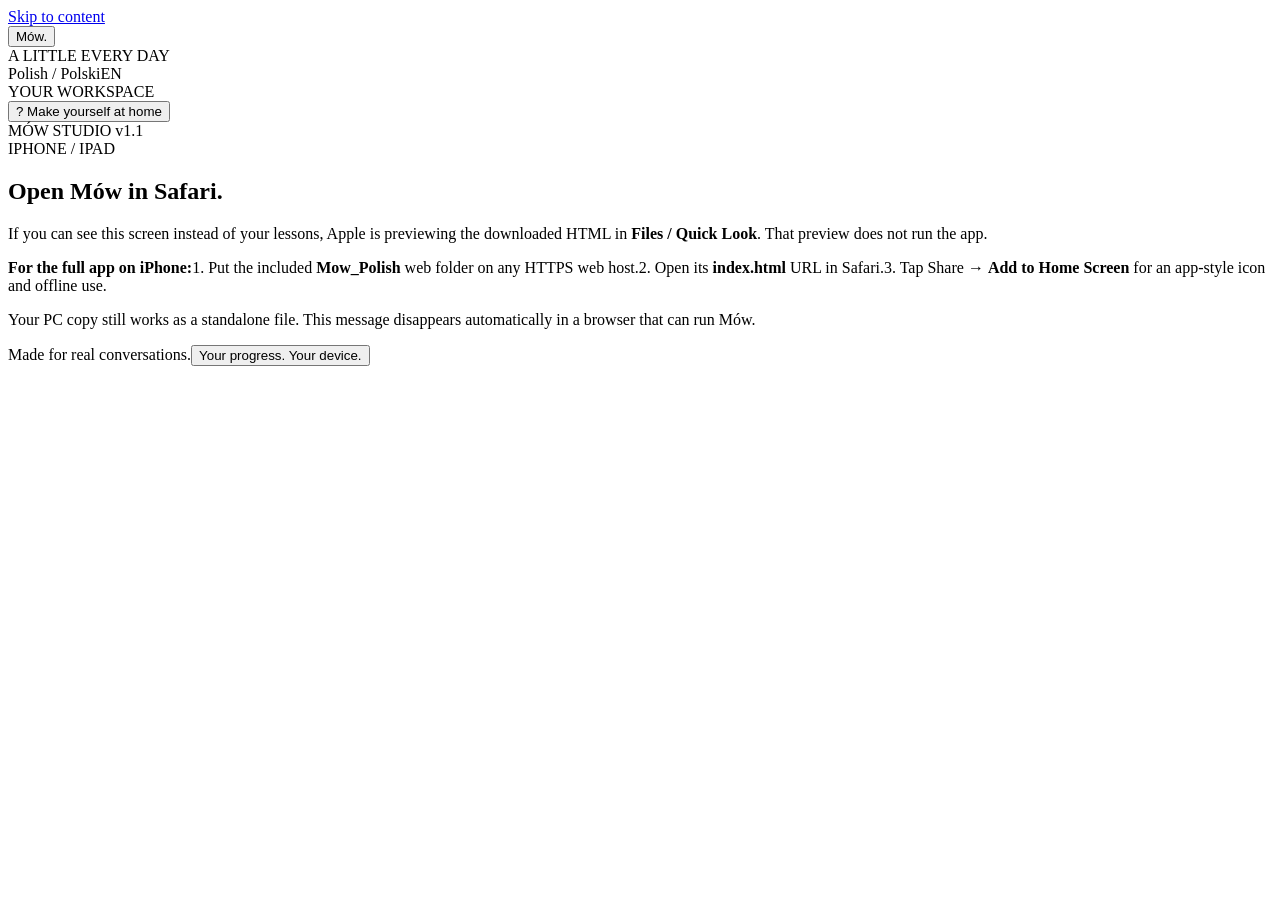
<file: src/shell.html>
<!doctype html>
<html lang="en">
<head>
<meta charset="utf-8">
<meta name="viewport" content="width=device-width, initial-scale=1, maximum-scale=5, viewport-fit=cover">
<meta name="format-detection" content="telephone=no">
<meta name="theme-color" content="#101114">
<meta name="description" content="Mów — your personal Polish conversation trainer. Flashcards, spaced repetition, quizzes and 320 everyday phrases.">
<meta name="apple-mobile-web-app-capable" content="yes">
<meta name="apple-mobile-web-app-status-bar-style" content="black-translucent">
<meta name="apple-mobile-web-app-title" content="Mów">
<title>Mów — Polish, one conversation at a time</title>
<!--PWA-->
<style>/*STYLES*/</style>
</head>
<body>
<a class="skip-link" href="#page">Skip to content</a>
<div class="shell">
 <aside class="sidebar" aria-label="Main navigation">
  <button class="brand" data-action="nav" data-view="learn" aria-label="Mów home"><span class="brand-mark" aria-hidden="true"><i></i><i></i><i></i></span><span>Mów<span class="gold">.</span></span></button>
  <div class="brand-caption">A LITTLE EVERY DAY</div>
  <div class="language-pill"><span class="polish-flag" aria-hidden="true"></span><span>Polish <span class="muted">/ Polski</span></span><span class="tiny-label">EN</span></div>
  <div class="nav-caption">YOUR WORKSPACE</div>
  <nav id="desktop-nav"></nav>
  <div class="sidebar-bottom"><div id="side-goal"></div><button class="side-help" data-action="about"><span class="mini-icon">?</span> Make yourself at home</button><div class="signature">MÓW STUDIO <span>v1.1</span></div></div>
 </aside>
 <main class="main">
  <header class="topbar"><div id="breadcrumb"></div><div id="top-stats" class="top-stats"></div></header>
  <div id="storage-warning" class="storage-warning" role="status" hidden></div>
  <div id="page" class="page" tabindex="-1"><section id="iphone-fallback" class="iphone-fallback" aria-live="polite">
   <div class="iphone-fallback-card">
    <span class="polish-flag" aria-hidden="true"></span>
    <div class="eyebrow">IPHONE / IPAD</div>
    <h1>Open Mów in Safari<span class="gold">.</span></h1>
    <p>If you can see this screen instead of your lessons, Apple is previewing the downloaded HTML in <strong>Files / Quick Look</strong>. That preview does not run the app.</p>
    <div class="iphone-steps"><strong>For the full app on iPhone:</strong><span>1. Put the included <b>Mow_Polish</b> web folder on any HTTPS web host.</span><span>2. Open its <b>index.html</b> URL in Safari.</span><span>3. Tap Share → <b>Add to Home Screen</b> for an app-style icon and offline use.</span></div>
    <p class="iphone-fallback-note">Your PC copy still works as a standalone file. This message disappears automatically in a browser that can run Mów.</p>
   </div>
  </section></div>
  <footer class="page-footer"><span><span class="polish-flag flag-small" aria-hidden="true"></span> Made for real conversations.</span><button data-action="about">Your progress. Your device.</button></footer>
 </main>
</div>
<nav id="mobile-nav" class="mobile-nav" aria-label="Mobile navigation"></nav>
<dialog id="modal" class="modal" aria-labelledby="modal-title"><div id="modal-inner"></div></dialog>
<div id="toast" class="toast" role="status" aria-live="polite"></div>
<input id="import-file" type="file" accept=".json,application/json" hidden aria-label="Import Mów backup">
<noscript><div class="noscript">Mów needs JavaScript to run the lessons. On iPhone, Apple Files / Quick Look is only a document preview; use the hosted web app in Safari.</div></noscript>
<script>/*DATA*/</script>
<script>/*ENGINE*/</script>
<script>/*APP*/</script>
<!--WORKER-->
</body>
</html>
</file>
